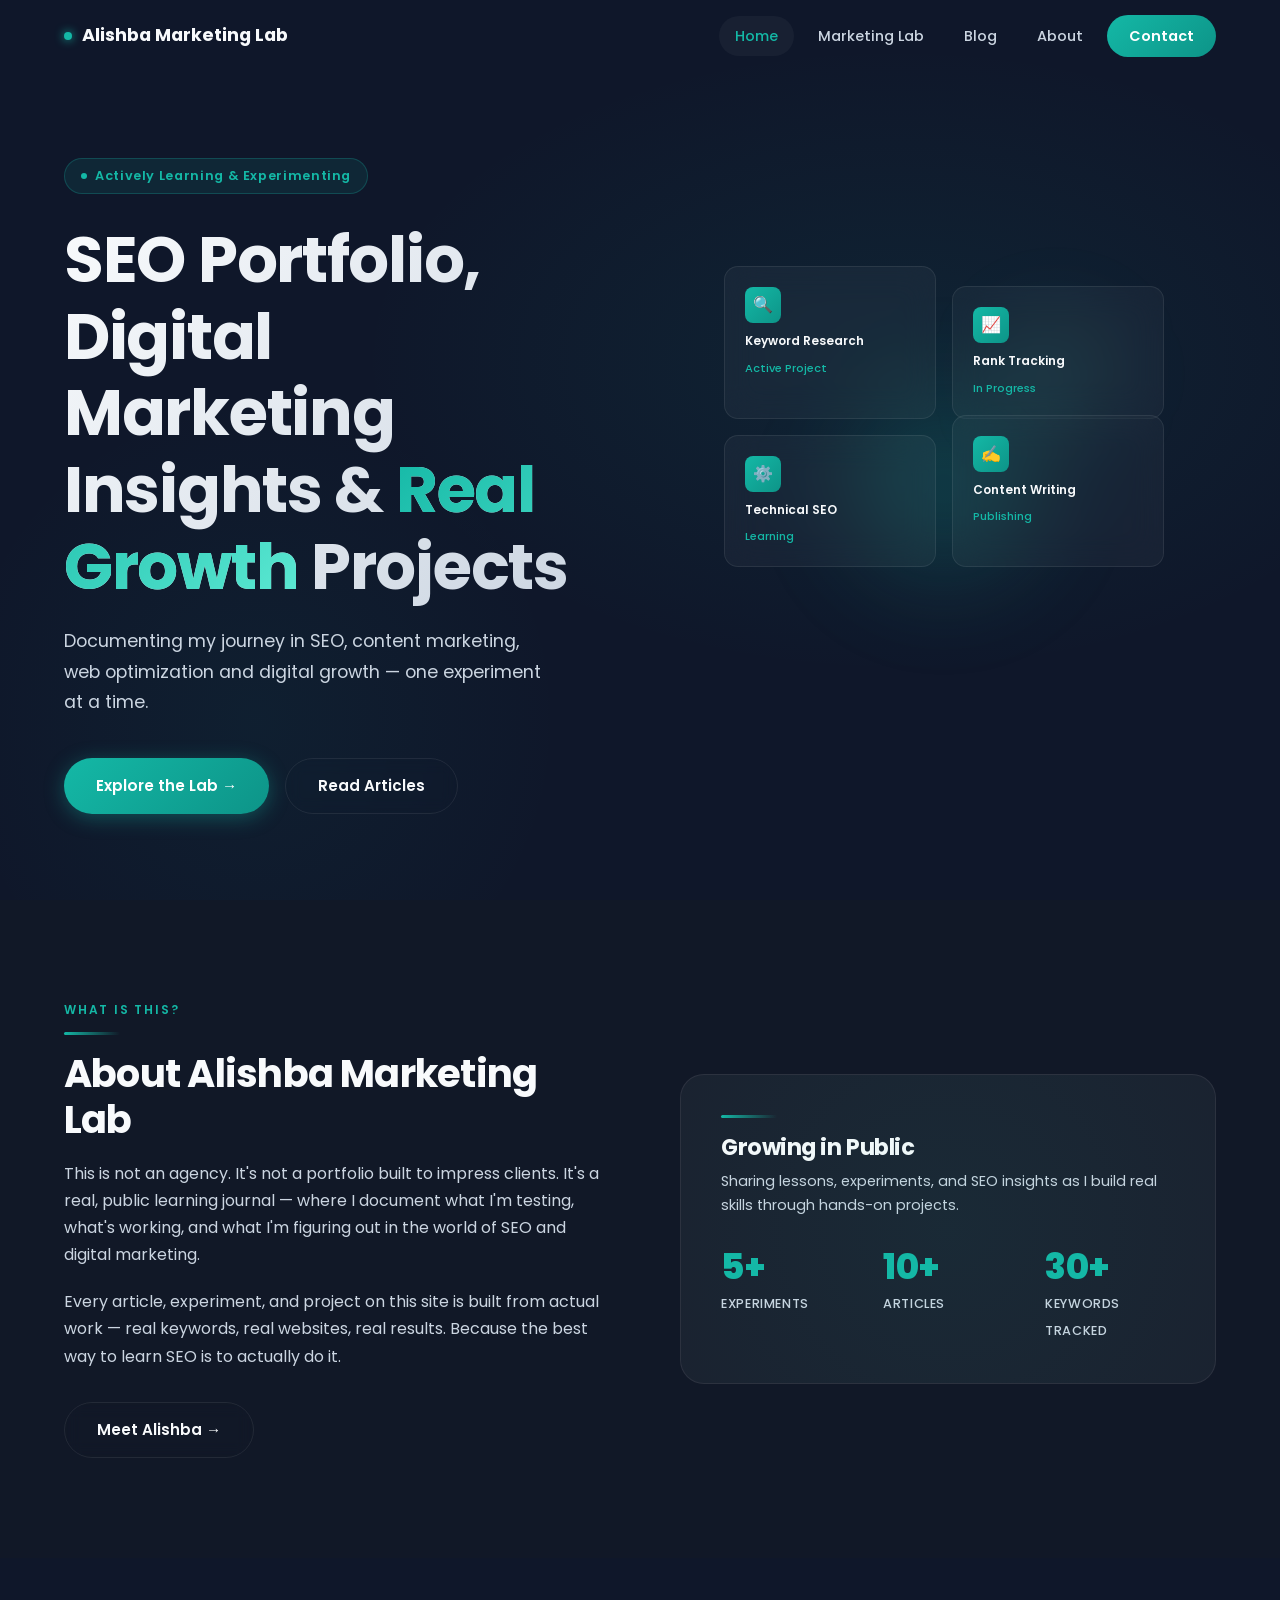
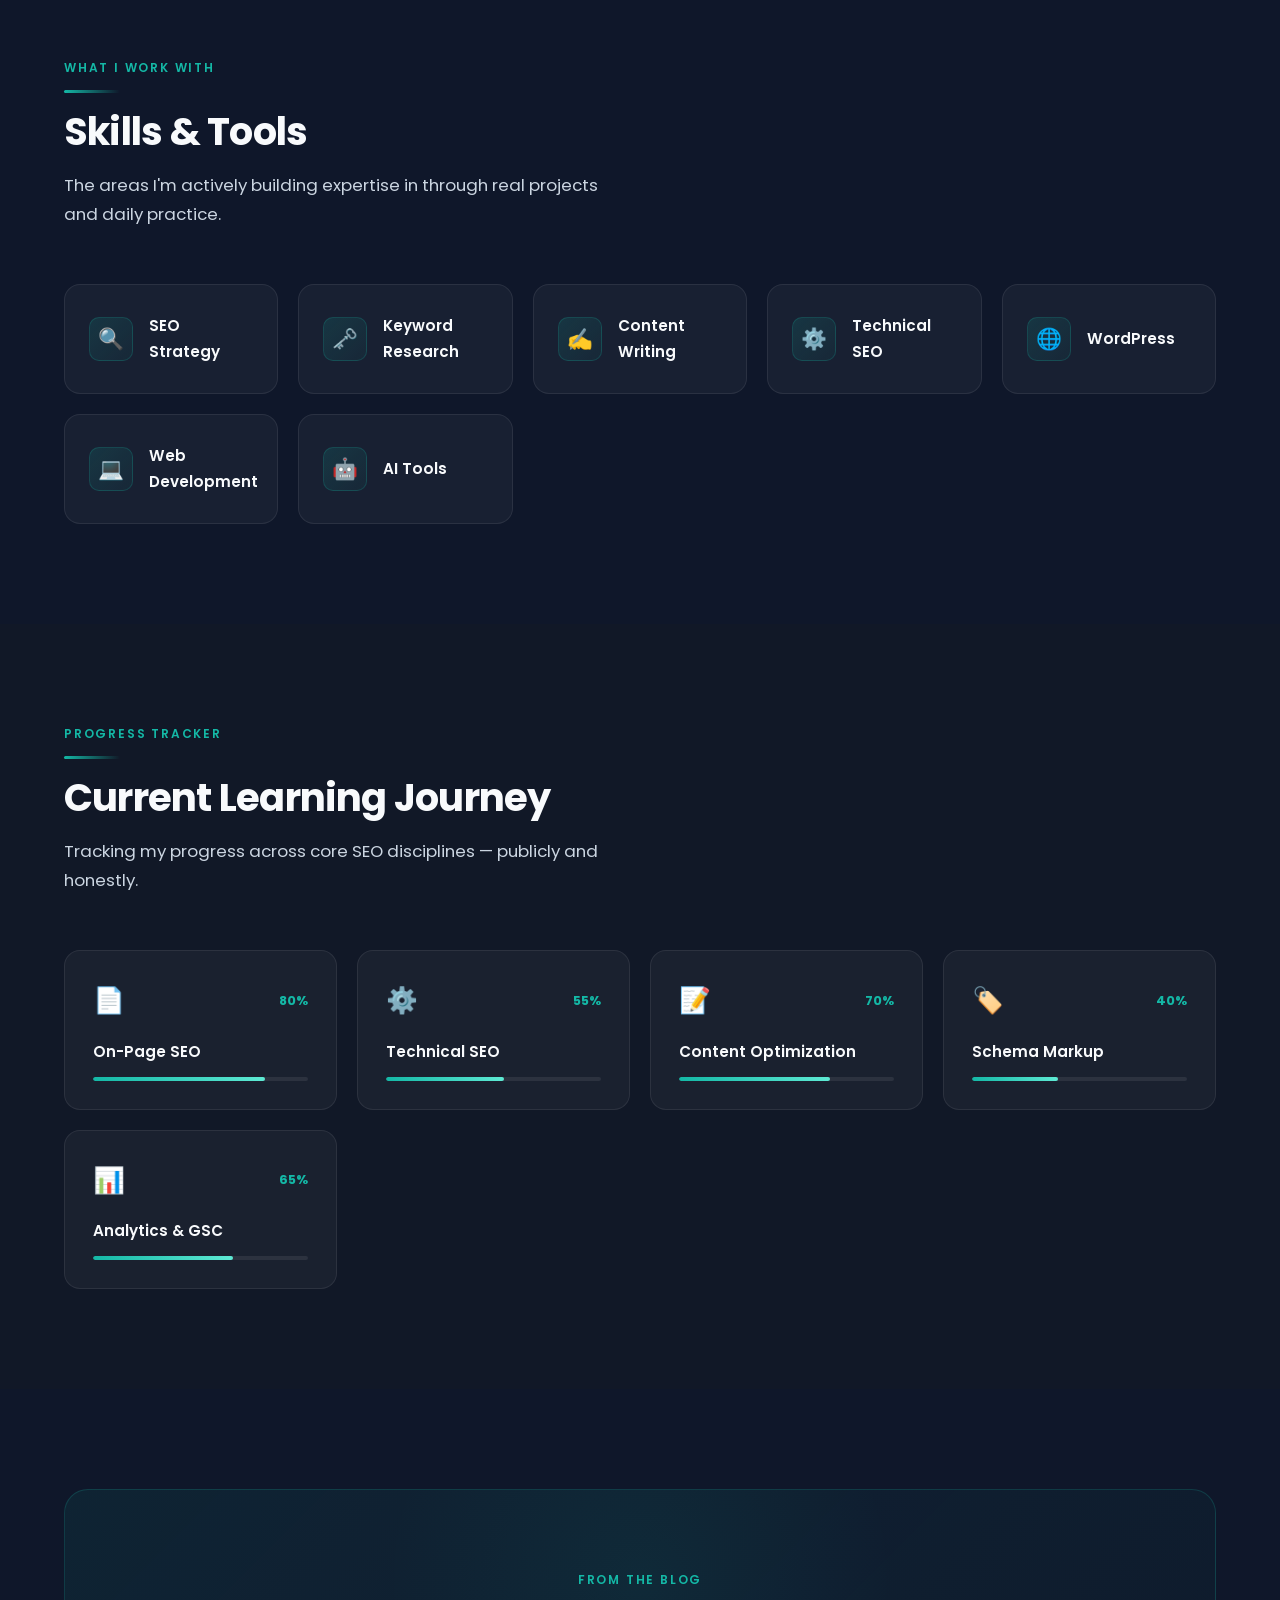
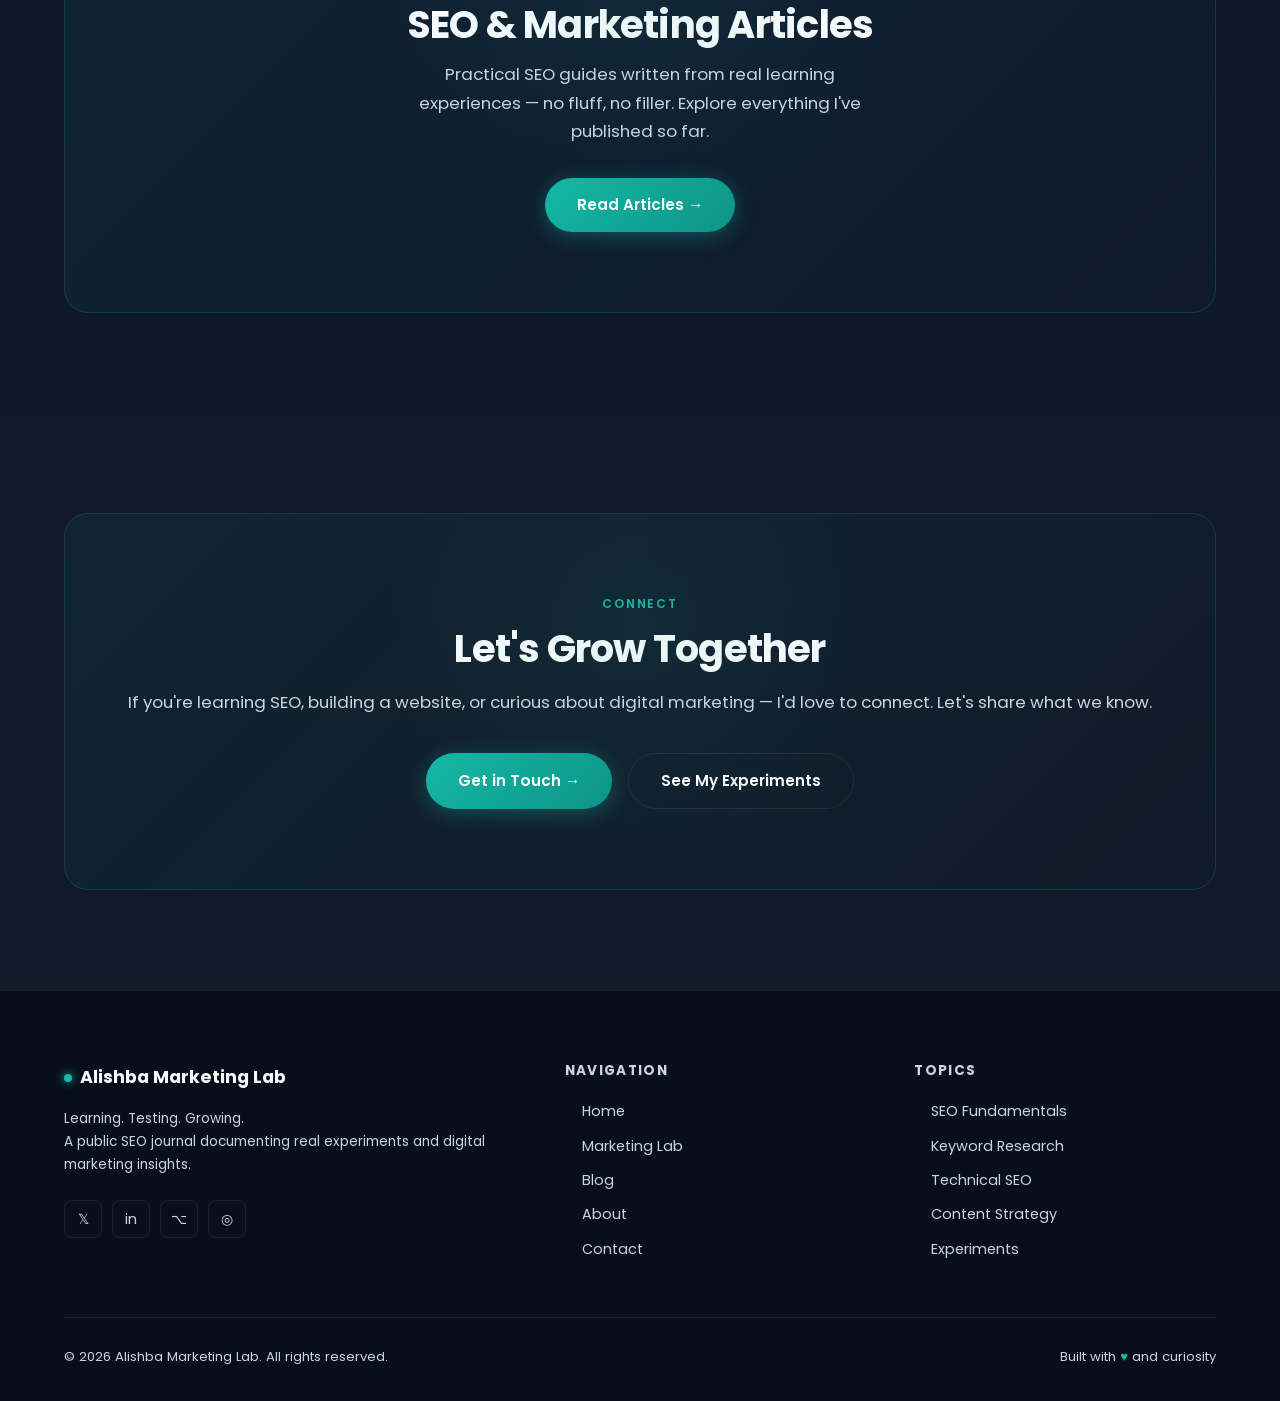
<file: index.html>
<!DOCTYPE html>
<html lang="en">
<head>
  <meta charset="UTF-8" />
  <meta name="viewport" content="width=device-width, initial-scale=1.0" />
  <title>Alishba Abbasi | SEO Portfolio, Experiments & Digital Marketing Insights</title>
  <meta name="description" content="Explore the SEO portfolio of Alishba Abbasi featuring keyword research, SEO experiments, digital marketing case studies, and web development projects." />
  <meta name="keywords" content="SEO experiments, digital marketing, keyword research, technical SEO, content marketing, learning SEO" />
  <meta name="author" content="Alishba" />
  <!-- Open Graph -->
  <meta property="og:title" content="Alishba Marketing Lab – SEO Experiments & Digital Marketing Insights" />
  <meta property="og:description" content="Documenting real SEO experiments, case studies, and digital marketing insights. A personal growth journal." />
  <meta property="og:type" content="website" />
  <meta property="og:url" content="https://alishbamarketinglab.com/" />
  <!-- Structured Data -->
  <script type="application/ld+json">
  {
    "@context": "https://schema.org",
    "@type": "WebSite",
    "name": "Alishba Marketing Lab",
    "description": "Personal SEO experiments and digital marketing learning platform",
    "url": "https://alishbamarketinglab.com"
  }
  </script>
  <link rel="stylesheet" href="style.css" />
  <meta name="google-site-verification" content="7fw5NRTIshSnclSnutVzAcZjIs-s6VUF-A7m94EgJlc" />
</head>
<body>

  <!-- NAVIGATION -->
  <nav class="nav" role="navigation" aria-label="Main navigation">
    <div class="container">
      <div class="nav-inner">
        <a href="index.html" class="nav-logo" aria-label="Alishba Marketing Lab Home">
          <span class="nav-logo-dot"></span>
          Alishba Marketing Lab
        </a>
        <ul class="nav-links" role="list">
          <li><a href="index.html" class="active">Home</a></li>
          <li><a href="marketing-lab.html">Marketing Lab</a></li>
          <li><a href="blog.html">Blog</a></li>
          <li><a href="about.html">About</a></li>
          <li><a href="contact.html" class="nav-cta">Contact</a></li>
        </ul>
        <button class="nav-toggle" aria-label="Toggle mobile menu" aria-expanded="false">
          <span></span><span></span><span></span>
        </button>
      </div>
    </div>
  </nav>

  <!-- HERO -->
  <section class="hero" aria-label="Hero section">
    <div class="hero-bg"></div>
    <div class="container">
      <div class="hero-grid">

        <!-- Left: Text -->
        <div class="hero-content">
          <div class="hero-badge fade-in">
            <span class="hero-badge-dot"></span>
            Actively Learning &amp; Experimenting
          </div>
          <h1 class="hero-title fade-in fade-in-delay-1">
            SEO Portfolio, Digital Marketing Insights &amp;
            <span class="accent-word">Real Growth</span> Projects
          </h1>
          <p class="hero-sub fade-in fade-in-delay-2">
            Documenting my journey in SEO, content marketing, web optimization and digital growth — one experiment at a time.
          </p>
          <div class="hero-btns fade-in fade-in-delay-3">
            <a href="marketing-lab.html" class="btn btn-primary">Explore the Lab →</a>
            <a href="blog.html" class="btn btn-outline">Read Articles</a>
          </div>
        </div>

        <!-- Right: Visual -->
        <div class="hero-visual fade-in fade-in-delay-2">
          <div class="hero-illustration">
            <div class="hero-orb hero-orb-1"></div>
            <div class="hero-orb hero-orb-2"></div>
            <div class="hero-cards-visual">
              <div class="hero-mini-card">
                <div class="hero-mini-icon">🔍</div>
                <div class="hero-mini-label">Keyword Research</div>
                <div class="hero-mini-val">Active Project</div>
              </div>
              <div class="hero-mini-card">
                <div class="hero-mini-icon">📈</div>
                <div class="hero-mini-label">Rank Tracking</div>
                <div class="hero-mini-val">In Progress</div>
              </div>
              <div class="hero-mini-card">
                <div class="hero-mini-icon">⚙️</div>
                <div class="hero-mini-label">Technical SEO</div>
                <div class="hero-mini-val">Learning</div>
              </div>
              <div class="hero-mini-card">
                <div class="hero-mini-icon">✍️</div>
                <div class="hero-mini-label">Content Writing</div>
                <div class="hero-mini-val">Publishing</div>
              </div>
            </div>
          </div>
        </div>

      </div>
    </div>
  </section>

  <!-- ABOUT INTRO -->
  <section class="section about-intro" id="about-intro" aria-label="About Alishba Marketing Lab">
    <div class="container">
      <div class="about-intro-inner">
        <div>
          <span class="section-label fade-in">What is this?</span>
          <div class="divider fade-in"></div>
          <h2 class="section-title fade-in">About Alishba Marketing Lab</h2>
          <p class="fade-in" style="margin-bottom: 20px;">
            This is not an agency. It's not a portfolio built to impress clients. It's a real, public learning journal — where I document what I'm testing, what's working, and what I'm figuring out in the world of SEO and digital marketing.
          </p>
          <p class="fade-in fade-in-delay-1">
            Every article, experiment, and project on this site is built from actual work — real keywords, real websites, real results. Because the best way to learn SEO is to actually do it.
          </p>
          <div style="margin-top: 32px;" class="fade-in fade-in-delay-2">
            <a href="about.html" class="btn btn-outline">Meet Alishba →</a>
          </div>
        </div>
        <div class="about-intro-visual fade-in fade-in-delay-1">
          <div class="about-intro-box">
            <div class="divider"></div>
            <h3 style="margin-bottom: 8px;">Growing in Public</h3>
            <p style="font-size:0.9rem;">Sharing lessons, experiments, and SEO insights as I build real skills through hands-on projects.</p>
            <div class="stat-row">
              <div class="stat-item">
                <span class="stat-num" data-count="5" data-suffix="+">5+</span>
                <span class="stat-lbl">Experiments</span>
              </div>
              <div class="stat-item">
                <span class="stat-num" data-count="10" data-suffix="+">10+</span>
                <span class="stat-lbl">Articles</span>
              </div>
              <div class="stat-item">
                <span class="stat-num" data-count="50" data-suffix="+">50+</span>
                <span class="stat-lbl">Keywords Tracked</span>
              </div>
            </div>
          </div>
        </div>
      </div>
    </div>
  </section>

  <!-- SKILLS -->
  <section class="section" aria-label="Skills">
    <div class="container">
      <span class="section-label fade-in">What I Work With</span>
      <div class="divider fade-in"></div>
      <h2 class="section-title fade-in">Skills &amp; Tools</h2>
      <p class="section-desc fade-in">The areas I'm actively building expertise in through real projects and daily practice.</p>
      <div class="skills-grid">
        <div class="skill-card fade-in">
          <div class="skill-icon">🔍</div>
          <span class="skill-name">SEO Strategy</span>
        </div>
        <div class="skill-card fade-in fade-in-delay-1">
          <div class="skill-icon">🗝️</div>
          <span class="skill-name">Keyword Research</span>
        </div>
        <div class="skill-card fade-in fade-in-delay-2">
          <div class="skill-icon">✍️</div>
          <span class="skill-name">Content Writing</span>
        </div>
        <div class="skill-card fade-in fade-in-delay-1">
          <div class="skill-icon">⚙️</div>
          <span class="skill-name">Technical SEO</span>
        </div>
        <div class="skill-card fade-in fade-in-delay-2">
          <div class="skill-icon">🌐</div>
          <span class="skill-name">WordPress</span>
        </div>
        <div class="skill-card fade-in fade-in-delay-3">
          <div class="skill-icon">💻</div>
          <span class="skill-name">Web Development</span>
        </div>
        <div class="skill-card fade-in">
          <div class="skill-icon">🤖</div>
          <span class="skill-name">AI Tools</span>
        </div>
      </div>
    </div>
  </section>

  <!-- LEARNING JOURNEY -->
  <section class="section" style="background: var(--bg-secondary);" aria-label="Current learning journey">
    <div class="container">
      <span class="section-label fade-in">Progress Tracker</span>
      <div class="divider fade-in"></div>
      <h2 class="section-title fade-in">Current Learning Journey</h2>
      <p class="section-desc fade-in">Tracking my progress across core SEO disciplines — publicly and honestly.</p>
      <div class="journey-grid">
        <div class="journey-card fade-in">
          <div class="journey-card-top">
            <span class="journey-icon">📄</span>
            <span class="journey-pct">80%</span>
          </div>
          <div class="journey-title">On-Page SEO</div>
          <div class="progress-bar-bg">
            <div class="progress-bar-fill" data-width="80"></div>
          </div>
        </div>
        <div class="journey-card fade-in fade-in-delay-1">
          <div class="journey-card-top">
            <span class="journey-icon">⚙️</span>
            <span class="journey-pct">55%</span>
          </div>
          <div class="journey-title">Technical SEO</div>
          <div class="progress-bar-bg">
            <div class="progress-bar-fill" data-width="55"></div>
          </div>
        </div>
        <div class="journey-card fade-in fade-in-delay-2">
          <div class="journey-card-top">
            <span class="journey-icon">📝</span>
            <span class="journey-pct">70%</span>
          </div>
          <div class="journey-title">Content Optimization</div>
          <div class="progress-bar-bg">
            <div class="progress-bar-fill" data-width="70"></div>
          </div>
        </div>
        <div class="journey-card fade-in fade-in-delay-1">
          <div class="journey-card-top">
            <span class="journey-icon">🏷️</span>
            <span class="journey-pct">40%</span>
          </div>
          <div class="journey-title">Schema Markup</div>
          <div class="progress-bar-bg">
            <div class="progress-bar-fill" data-width="40"></div>
          </div>
        </div>
        <div class="journey-card fade-in fade-in-delay-2">
          <div class="journey-card-top">
            <span class="journey-icon">📊</span>
            <span class="journey-pct">65%</span>
          </div>
          <div class="journey-title">Analytics &amp; GSC</div>
          <div class="progress-bar-bg">
            <div class="progress-bar-fill" data-width="65"></div>
          </div>
        </div>
      </div>
    </div>
  </section>

  <!-- BLOG CTA -->
  <section class="section" aria-label="Blog call to action">
    <div class="container">
      <div class="cta-box fade-in" style="text-align:center;">
        <span class="section-label" style="display:block; text-align:center; margin-bottom:12px;">From the Blog</span>
        <h2 style="margin-bottom:12px;">SEO &amp; Marketing Articles</h2>
        <p style="max-width:480px; margin: 0 auto 32px;">Practical SEO guides written from real learning experiences — no fluff, no filler. Explore everything I've published so far.</p>
        <a href="blog.html" class="btn btn-primary">Read Articles →</a>
      </div>
    </div>
  </section>

  <!-- CTA -->
  <section class="section cta-section" aria-label="Call to action">
    <div class="container">
      <div class="cta-box fade-in">
        <span class="section-label" style="display:block; text-align:center; margin-bottom:12px;">Connect</span>
        <h2>Let's Grow Together</h2>
        <p>If you're learning SEO, building a website, or curious about digital marketing — I'd love to connect. Let's share what we know.</p>
        <div class="cta-btns">
          <a href="contact.html" class="btn btn-primary">Get in Touch →</a>
          <a href="marketing-lab.html" class="btn btn-outline">See My Experiments</a>
        </div>
      </div>
    </div>
  </section>

  <!-- FOOTER -->
  <footer class="footer" role="contentinfo">
    <div class="container">
      <div class="footer-grid">
        <div>
          <div class="footer-logo">
            <span class="nav-logo-dot"></span>
            Alishba Marketing Lab
          </div>
          <p class="footer-tagline">Learning. Testing. Growing.<br />A public SEO journal documenting real experiments and digital marketing insights.</p>
          <div class="social-icons" aria-label="Social media links">
            <a href="#" class="social-icon" aria-label="Twitter">𝕏</a>
            <a href="#" class="social-icon" aria-label="LinkedIn">in</a>
            <a href="#" class="social-icon" aria-label="GitHub">⌥</a>
            <a href="#" class="social-icon" aria-label="Instagram">◎</a>
          </div>
        </div>
        <div class="footer-col">
          <h4>Navigation</h4>
          <nav class="footer-links" aria-label="Footer navigation">
            <a href="index.html">Home</a>
            <a href="marketing-lab.html">Marketing Lab</a>
            <a href="blog.html">Blog</a>
            <a href="about.html">About</a>
            <a href="contact.html">Contact</a>
          </nav>
        </div>
        <div class="footer-col">
          <h4>Topics</h4>
          <nav class="footer-links" aria-label="Topics">
            <a href="blog.html">SEO Fundamentals</a>
            <a href="blog.html">Keyword Research</a>
            <a href="blog.html">Technical SEO</a>
            <a href="blog.html">Content Strategy</a>
            <a href="marketing-lab.html">Experiments</a>
          </nav>
        </div>
      </div>
      <div class="footer-bottom">
        <p class="footer-copy">© 2026 Alishba Marketing Lab. All rights reserved.</p>
        <p class="footer-love">Built with <span>♥</span> and curiosity</p>
      </div>
    </div>
  </footer>

  <script src="script.js"></script>
</body>
</html>
</file>
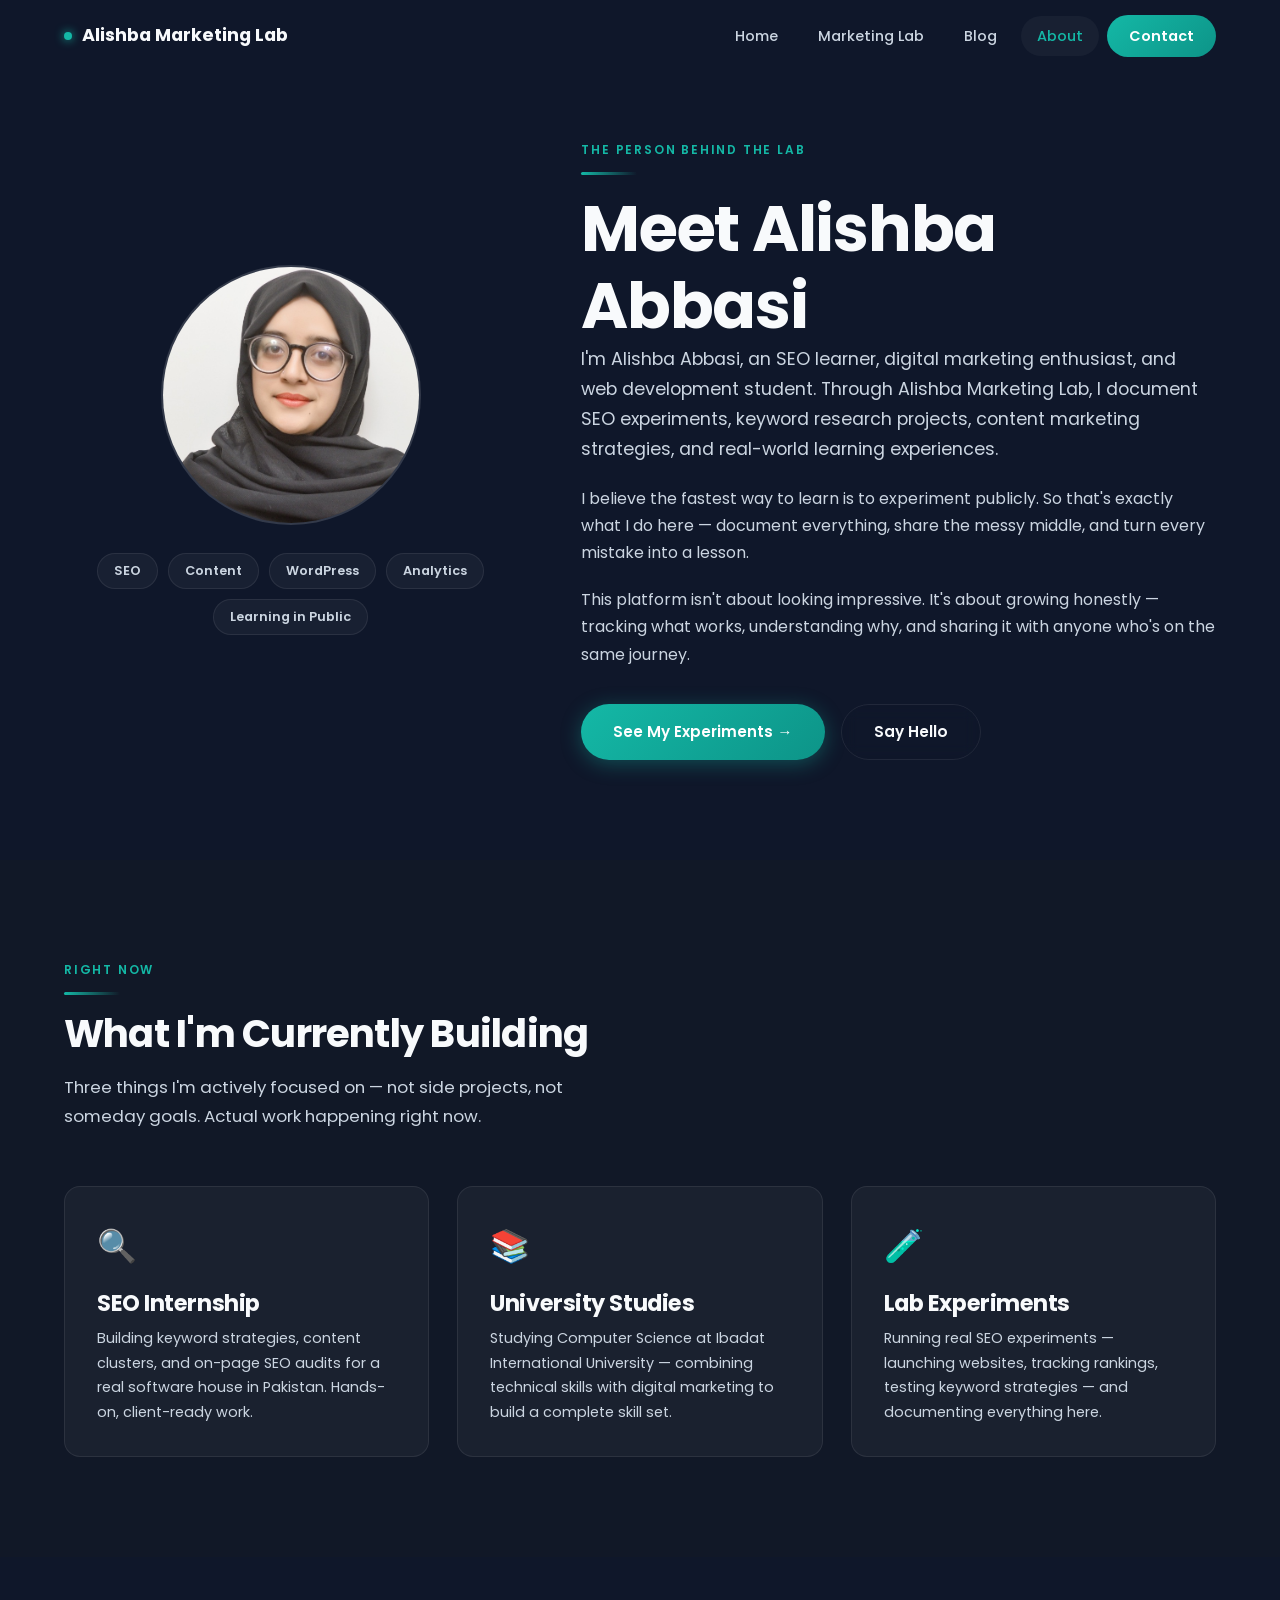
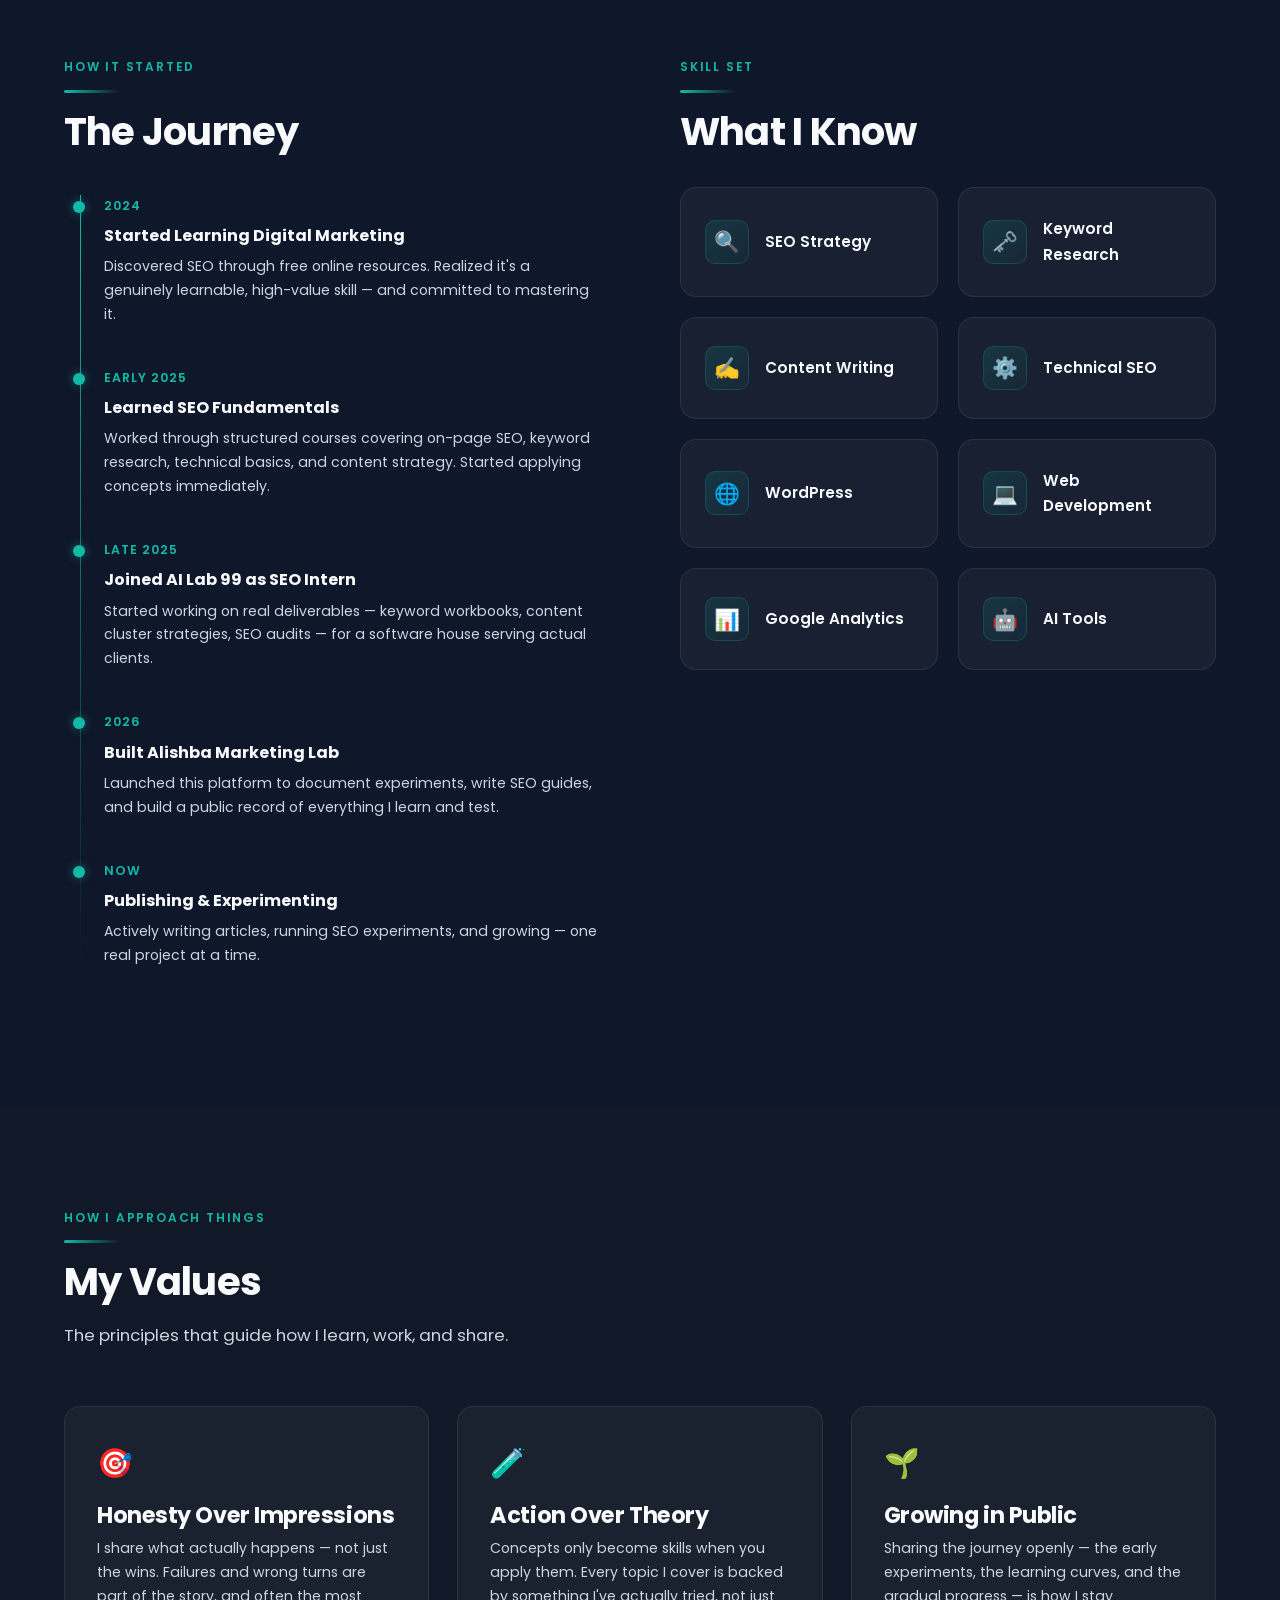
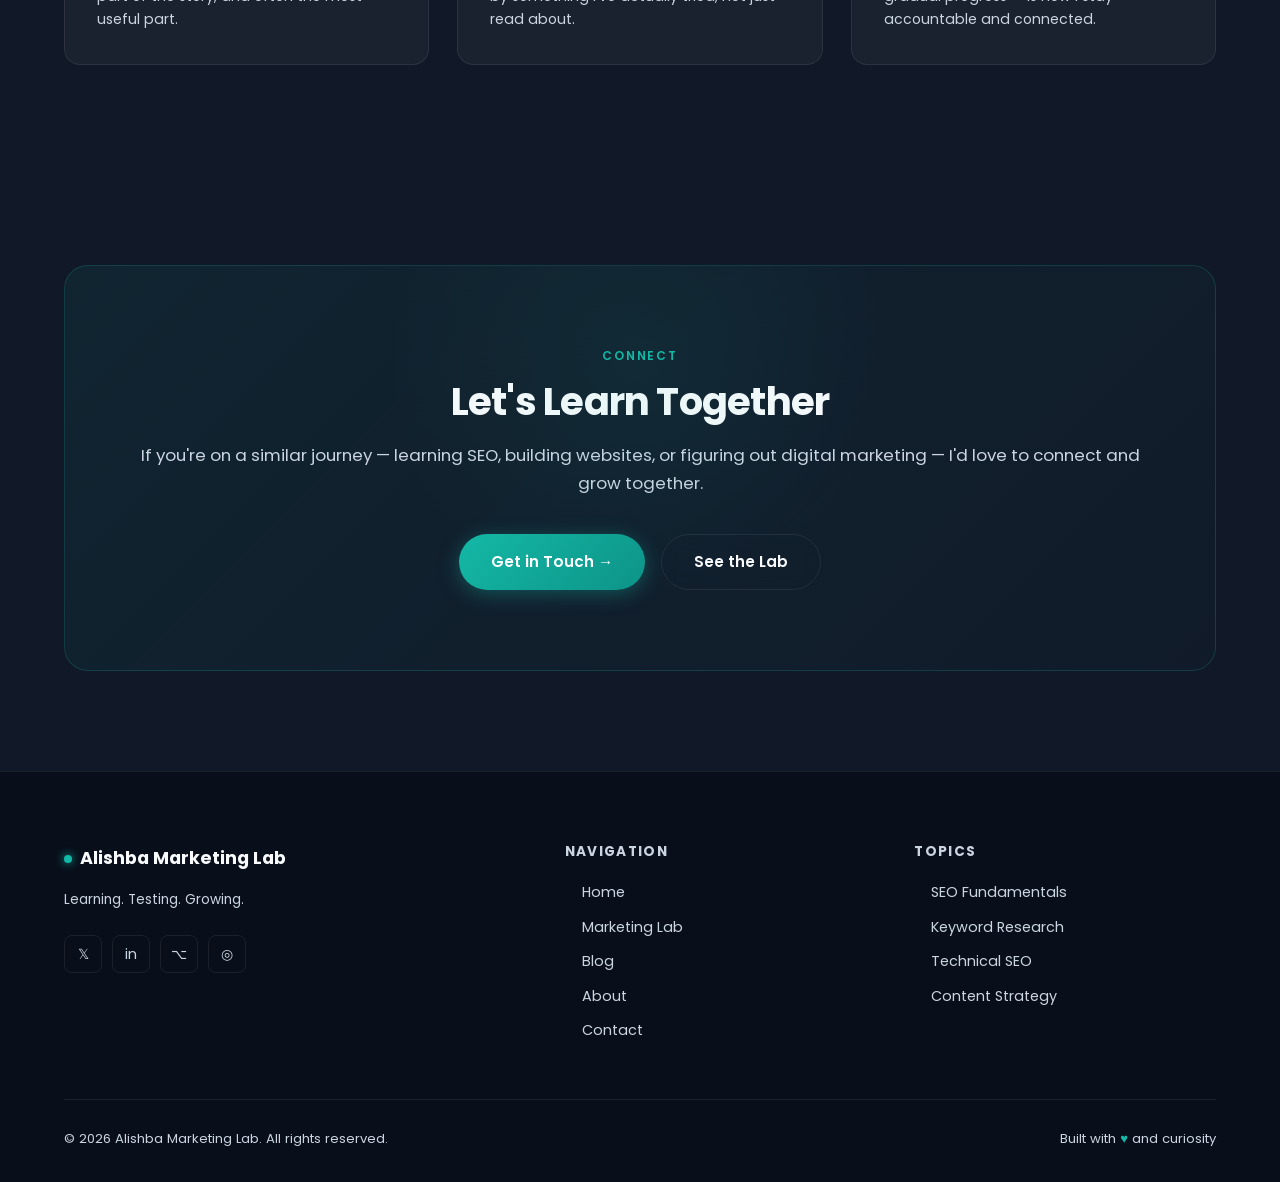
<file: about.html>
<!DOCTYPE html>
<html lang="en">
<head>
  <meta charset="UTF-8" />
  <meta name="viewport" content="width=device-width, initial-scale=1.0" />
  <title>About Alishba Abbasi | SEO Learner, Digital Marketing & Web Development</title>
  <meta name="description" content="Learn more about Alishba Abbasi, an SEO learner, digital marketing enthusiast, and web development student documenting real-world SEO experiments, keyword research, and growth projects." />
  <meta name="author" content="Alishba" />
  <meta property="og:title" content="About Alishba | Alishba Marketing Lab" />
  <meta property="og:description" content="SEO learner, digital marketing practitioner, and the person behind Alishba Marketing Lab." />
  <meta property="og:type" content="profile" />
  <link rel="stylesheet" href="style.css" />
</head>
<body>

  <!-- NAVIGATION -->
  <nav class="nav" role="navigation" aria-label="Main navigation">
    <div class="container">
      <div class="nav-inner">
        <a href="index.html" class="nav-logo">
          <span class="nav-logo-dot"></span>
          Alishba Marketing Lab
        </a>
        <ul class="nav-links" role="list">
          <li><a href="index.html">Home</a></li>
          <li><a href="marketing-lab.html">Marketing Lab</a></li>
          <li><a href="blog.html">Blog</a></li>
          <li><a href="about.html" class="active">About</a></li>
          <li><a href="contact.html" class="nav-cta">Contact</a></li>
        </ul>
        <button class="nav-toggle" aria-label="Toggle menu">
          <span></span><span></span><span></span>
        </button>
      </div>
    </div>
  </nav>

  <!-- ABOUT HERO -->
  <section class="section" style="padding-top: 140px;" aria-label="About Alishba">
    <div class="container">
      <div class="about-hero-grid">

        <!-- Avatar Side -->
        <div class="about-avatar fade-in">
          <div class="avatar-ring">
            <img
  src="images/alishba-abbasi.jpg"
  alt="Alishba Abbasi SEO learner and digital marketing enthusiast"
  class="profile-image"
/>
          </div>
          <div class="about-tags">
            <span class="about-tag">SEO</span>
            <span class="about-tag">Content</span>
            <span class="about-tag">WordPress</span>
            <span class="about-tag">Analytics</span>
            <span class="about-tag">Learning in Public</span>
          </div>
        </div>

        <!-- Content Side -->
        <div class="fade-in fade-in-delay-1">
          <span class="section-label">The Person Behind the Lab</span>
          <div class="divider"></div>
          <h1>Meet Alishba Abbasi</h1>
          <p style="font-size: 1.1rem; margin-bottom: 20px;">
          I'm Alishba Abbasi, an SEO learner, digital marketing enthusiast, and web development student. Through Alishba Marketing Lab, I document SEO experiments, keyword research projects, content marketing strategies, and real-world learning experiences.
          </p>
          <p style="margin-bottom: 20px;">
            I believe the fastest way to learn is to experiment publicly. So that's exactly what I do here — document everything, share the messy middle, and turn every mistake into a lesson.
          </p>
          <p style="margin-bottom: 36px;">
            This platform isn't about looking impressive. It's about growing honestly — tracking what works, understanding why, and sharing it with anyone who's on the same journey.
          </p>
          <div style="display: flex; gap: 16px; flex-wrap: wrap;">
            <a href="marketing-lab.html" class="btn btn-primary">See My Experiments →</a>
            <a href="contact.html" class="btn btn-outline">Say Hello</a>
          </div>
        </div>

      </div>
    </div>
  </section>

  <!-- WHAT I'M BUILDING -->
  <section class="section" style="background: var(--bg-secondary);" aria-label="Current focus">
    <div class="container">
      <span class="section-label fade-in">Right Now</span>
      <div class="divider fade-in"></div>
      <h2 class="section-title fade-in">What I'm Currently Building</h2>
      <p class="section-desc fade-in">Three things I'm actively focused on — not side projects, not someday goals. Actual work happening right now.</p>
      <div class="grid-3">
        <div class="card fade-in">
          <div style="font-size:2rem; margin-bottom:16px;">🔍</div>
          <h3 style="margin-bottom:10px;">SEO Internship</h3>
          <p style="font-size:0.9rem;">Building keyword strategies, content clusters, and on-page SEO audits for a real software house in Pakistan. Hands-on, client-ready work.</p>
        </div>
        <div class="card fade-in fade-in-delay-1">
          <div style="font-size:2rem; margin-bottom:16px;">📚</div>
          <h3 style="margin-bottom:10px;">University Studies</h3>
          <p style="font-size:0.9rem;">Studying Computer Science at Ibadat International University — combining technical skills with digital marketing to build a complete skill set.</p>
        </div>
        <div class="card fade-in fade-in-delay-2">
          <div style="font-size:2rem; margin-bottom:16px;">🧪</div>
          <h3 style="margin-bottom:10px;">Lab Experiments</h3>
          <p style="font-size:0.9rem;">Running real SEO experiments — launching websites, tracking rankings, testing keyword strategies — and documenting everything here.</p>
        </div>
      </div>
    </div>
  </section>

  <!-- JOURNEY TIMELINE -->
  <section class="section" aria-label="Learning journey timeline">
    <div class="container">
      <div class="grid-2" style="gap: 80px; align-items: start;">

        <div>
          <span class="section-label fade-in">How It Started</span>
          <div class="divider fade-in"></div>
          <h2 class="section-title fade-in" style="margin-bottom: 40px;">The Journey</h2>
          <div class="timeline fade-in">
            <div class="timeline-item">
              <div class="timeline-date">2024</div>
              <div class="timeline-title">Started Learning Digital Marketing</div>
              <div class="timeline-desc">Discovered SEO through free online resources. Realized it's a genuinely learnable, high-value skill — and committed to mastering it.</div>
            </div>
            <div class="timeline-item">
              <div class="timeline-date">Early 2025</div>
              <div class="timeline-title">Learned SEO Fundamentals</div>
              <div class="timeline-desc">Worked through structured courses covering on-page SEO, keyword research, technical basics, and content strategy. Started applying concepts immediately.</div>
            </div>
            <div class="timeline-item">
              <div class="timeline-date">Late 2025</div>
              <div class="timeline-title">Joined AI Lab 99 as SEO Intern</div>
              <div class="timeline-desc">Started working on real deliverables — keyword workbooks, content cluster strategies, SEO audits — for a software house serving actual clients.</div>
            </div>
            <div class="timeline-item">
              <div class="timeline-date">2026</div>
              <div class="timeline-title">Built Alishba Marketing Lab</div>
              <div class="timeline-desc">Launched this platform to document experiments, write SEO guides, and build a public record of everything I learn and test.</div>
            </div>
            <div class="timeline-item">
              <div class="timeline-date">Now</div>
              <div class="timeline-title">Publishing &amp; Experimenting</div>
              <div class="timeline-desc">Actively writing articles, running SEO experiments, and growing — one real project at a time.</div>
            </div>
          </div>
        </div>

        <!-- Skills Grid -->
        <div>
          <span class="section-label fade-in">Skill Set</span>
          <div class="divider fade-in"></div>
          <h2 class="section-title fade-in" style="margin-bottom: 32px;">What I Know</h2>
          <div class="skills-grid fade-in" style="grid-template-columns: 1fr 1fr;">
            <div class="skill-card">
              <div class="skill-icon">🔍</div>
              <span class="skill-name">SEO Strategy</span>
            </div>
            <div class="skill-card">
              <div class="skill-icon">🗝️</div>
              <span class="skill-name">Keyword Research</span>
            </div>
            <div class="skill-card">
              <div class="skill-icon">✍️</div>
              <span class="skill-name">Content Writing</span>
            </div>
            <div class="skill-card">
              <div class="skill-icon">⚙️</div>
              <span class="skill-name">Technical SEO</span>
            </div>
            <div class="skill-card">
              <div class="skill-icon">🌐</div>
              <span class="skill-name">WordPress</span>
            </div>
            <div class="skill-card">
              <div class="skill-icon">💻</div>
              <span class="skill-name">Web Development</span>
            </div>
            <div class="skill-card">
              <div class="skill-icon">📊</div>
              <span class="skill-name">Google Analytics</span>
            </div>
            <div class="skill-card">
              <div class="skill-icon">🤖</div>
              <span class="skill-name">AI Tools</span>
            </div>
          </div>
        </div>

      </div>
    </div>
  </section>

  <!-- VALUES -->
  <section class="section" style="background: var(--bg-secondary);" aria-label="Values and approach">
    <div class="container">
      <span class="section-label fade-in">How I Approach Things</span>
      <div class="divider fade-in"></div>
      <h2 class="section-title fade-in">My Values</h2>
      <p class="section-desc fade-in">The principles that guide how I learn, work, and share.</p>
      <div class="grid-3">
        <div class="card fade-in">
          <div style="font-size:1.8rem; margin-bottom:14px;">🎯</div>
          <h3 style="margin-bottom:8px;">Honesty Over Impressions</h3>
          <p style="font-size:0.88rem;">I share what actually happens — not just the wins. Failures and wrong turns are part of the story, and often the most useful part.</p>
        </div>
        <div class="card fade-in fade-in-delay-1">
          <div style="font-size:1.8rem; margin-bottom:14px;">🧪</div>
          <h3 style="margin-bottom:8px;">Action Over Theory</h3>
          <p style="font-size:0.88rem;">Concepts only become skills when you apply them. Every topic I cover is backed by something I've actually tried, not just read about.</p>
        </div>
        <div class="card fade-in fade-in-delay-2">
          <div style="font-size:1.8rem; margin-bottom:14px;">🌱</div>
          <h3 style="margin-bottom:8px;">Growing in Public</h3>
          <p style="font-size:0.88rem;">Sharing the journey openly — the early experiments, the learning curves, and the gradual progress — is how I stay accountable and connected.</p>
        </div>
      </div>
    </div>
  </section>

  <!-- CTA -->
  <section class="section cta-section">
    <div class="container">
      <div class="cta-box fade-in">
        <span class="section-label" style="display:block; text-align:center; margin-bottom:12px;">Connect</span>
        <h2>Let's Learn Together</h2>
        <p>If you're on a similar journey — learning SEO, building websites, or figuring out digital marketing — I'd love to connect and grow together.</p>
        <div class="cta-btns">
          <a href="contact.html" class="btn btn-primary">Get in Touch →</a>
          <a href="marketing-lab.html" class="btn btn-outline">See the Lab</a>
        </div>
      </div>
    </div>
  </section>

  <!-- FOOTER -->
  <footer class="footer" role="contentinfo">
    <div class="container">
      <div class="footer-grid">
        <div>
          <div class="footer-logo"><span class="nav-logo-dot"></span> Alishba Marketing Lab</div>
          <p class="footer-tagline">Learning. Testing. Growing.</p>
          <div class="social-icons">
            <a href="#" class="social-icon" aria-label="Twitter">𝕏</a>
            <a href="#" class="social-icon" aria-label="LinkedIn">in</a>
            <a href="#" class="social-icon" aria-label="GitHub">⌥</a>
            <a href="#" class="social-icon" aria-label="Instagram">◎</a>
          </div>
        </div>
        <div class="footer-col">
          <h4>Navigation</h4>
          <nav class="footer-links">
            <a href="index.html">Home</a>
            <a href="marketing-lab.html">Marketing Lab</a>
            <a href="blog.html">Blog</a>
            <a href="about.html">About</a>
            <a href="contact.html">Contact</a>
          </nav>
        </div>
        <div class="footer-col">
          <h4>Topics</h4>
          <nav class="footer-links">
            <a href="blog.html">SEO Fundamentals</a>
            <a href="blog.html">Keyword Research</a>
            <a href="blog.html">Technical SEO</a>
            <a href="blog.html">Content Strategy</a>
          </nav>
        </div>
      </div>
      <div class="footer-bottom">
        <p class="footer-copy">© 2026 Alishba Marketing Lab. All rights reserved.</p>
        <p class="footer-love">Built with <span>♥</span> and curiosity</p>
      </div>
    </div>
  </footer>

  <script src="script.js"></script>
</body>
</html>
</file>
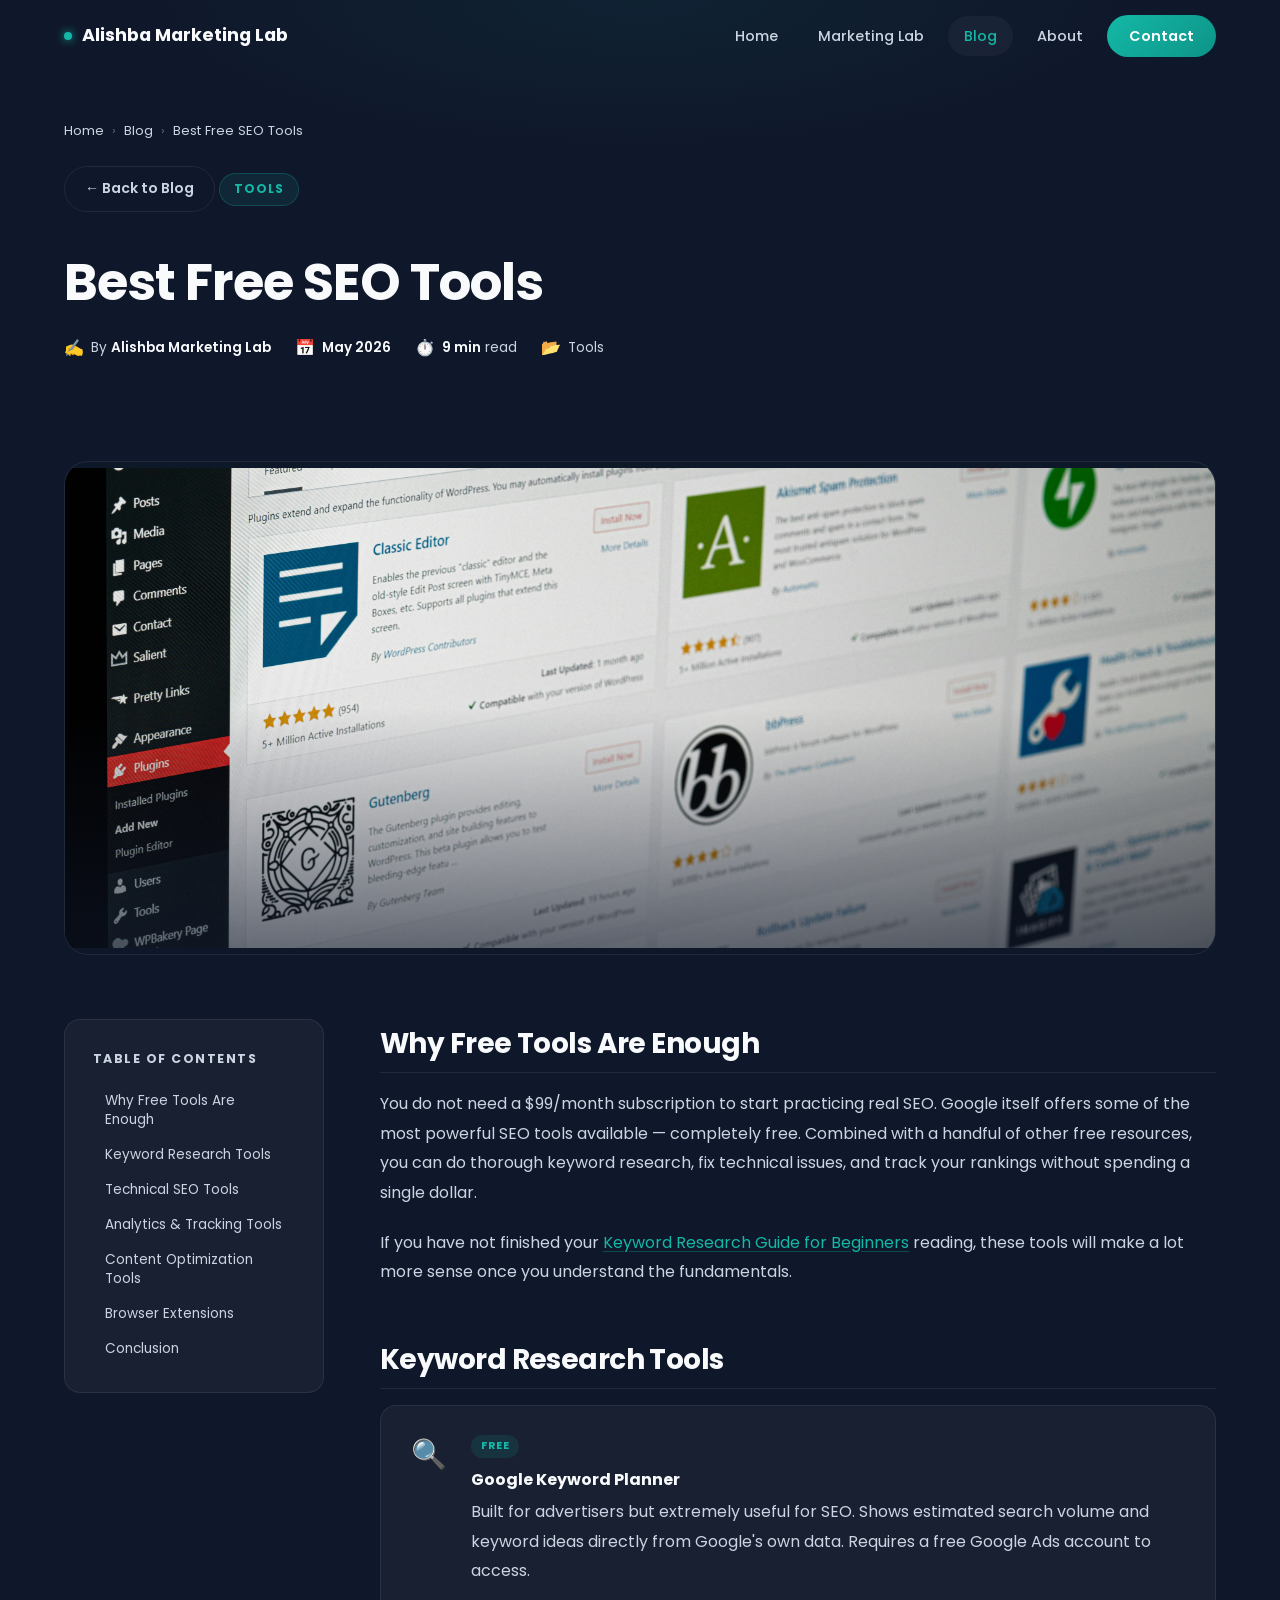
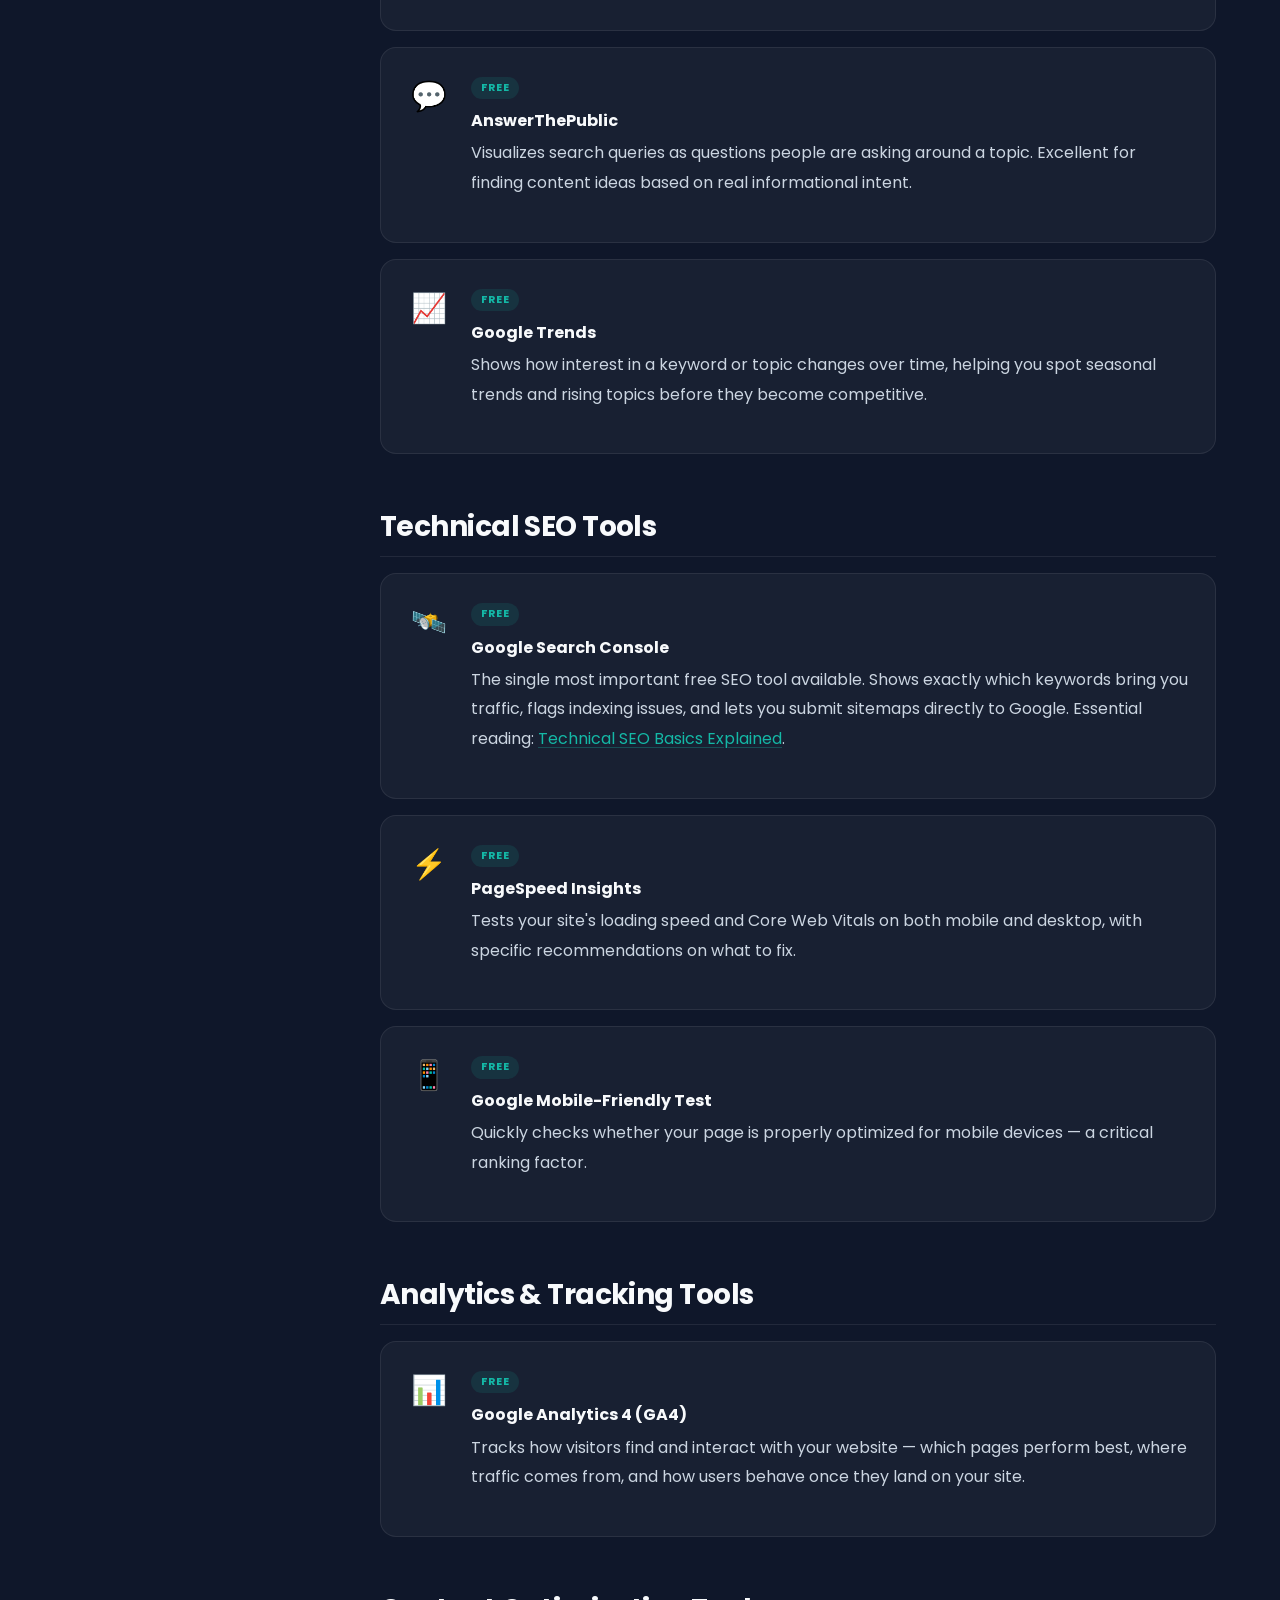
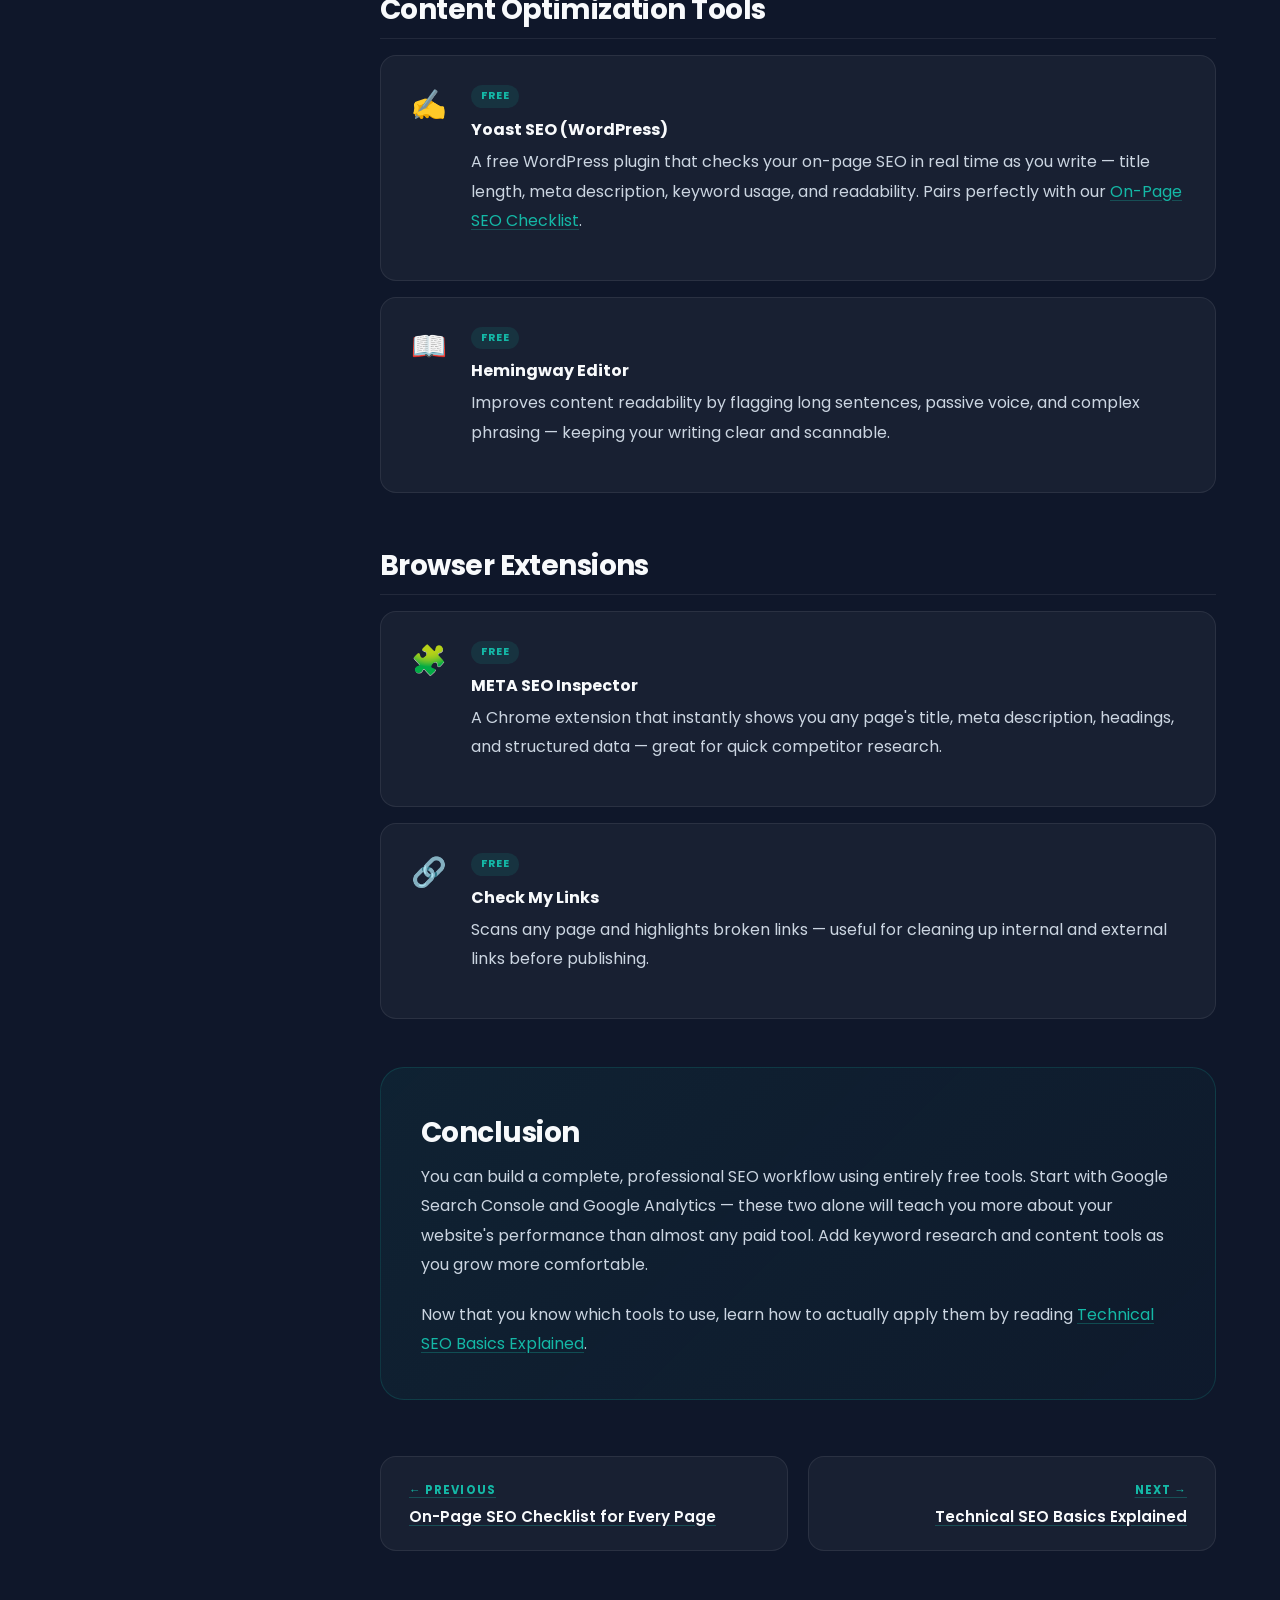
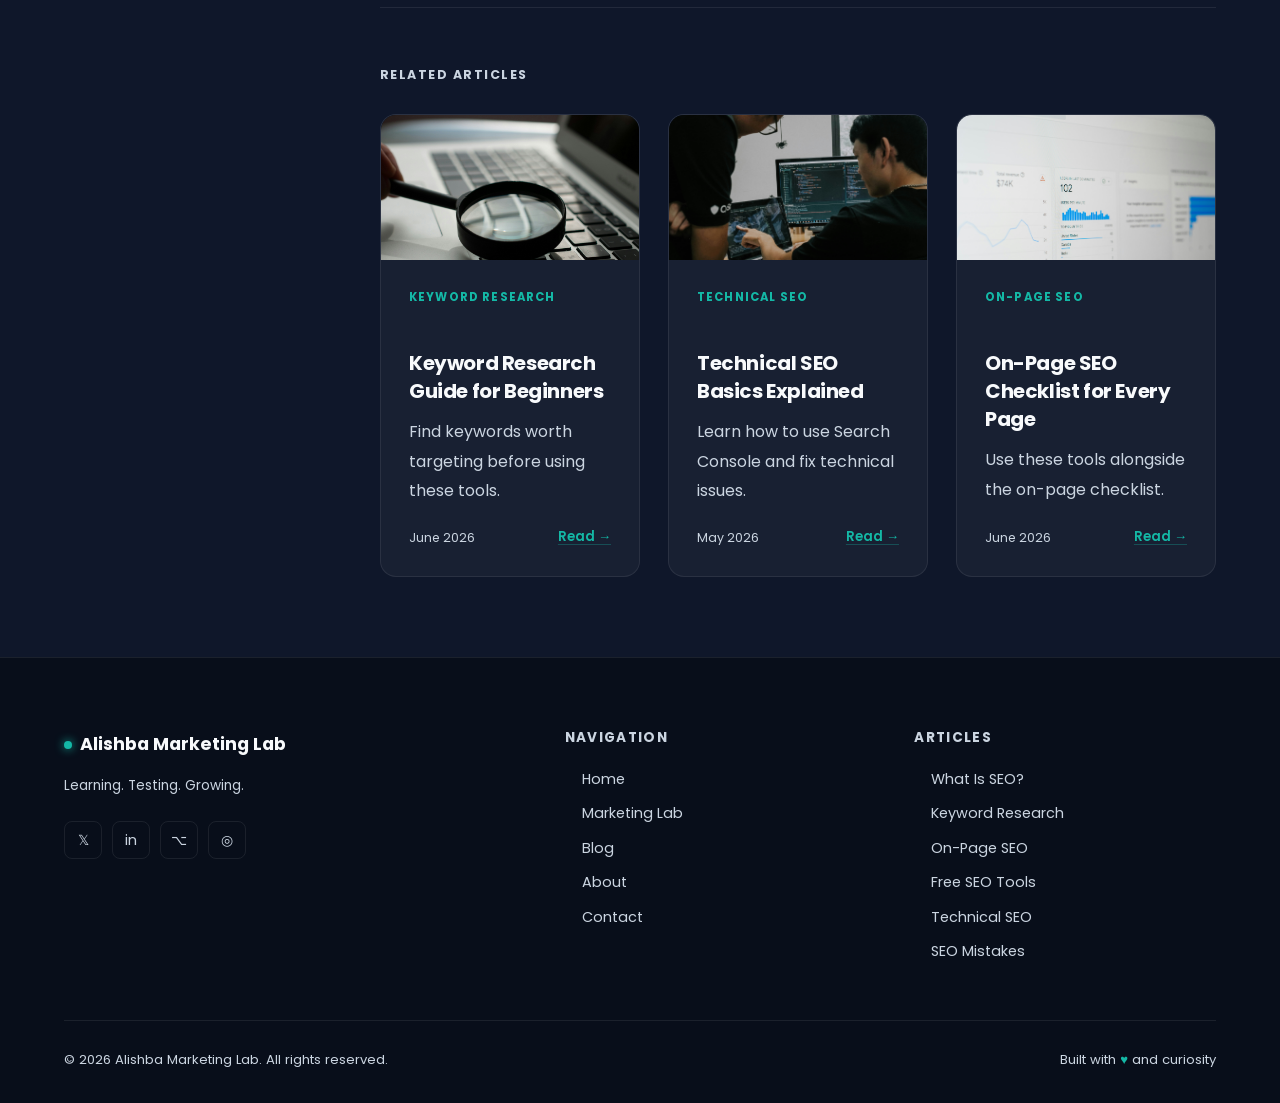
<file: article-best-free-seo-tools.html>
<!DOCTYPE html>
<html lang="en">
<head>
  <meta charset="UTF-8" />
  <meta name="viewport" content="width=device-width, initial-scale=1.0" />
  <title>Best Free SEO Tools | Alishba Marketing Lab</title>
  <meta name="description" content="A curated list of the best free SEO tools for keyword research, technical audits, rank tracking, and content optimization — no paid upgrades needed." />
  <meta name="author" content="Alishba Marketing Lab" />
  <meta property="og:title" content="Best Free SEO Tools" />
  <meta property="og:description" content="Free SEO tools that actually deliver value for beginners and professionals alike." />
  <meta property="og:type" content="article" />
  <link rel="stylesheet" href="style.css" />
</head>
<body>

  <nav class="nav" role="navigation" aria-label="Main navigation">
    <div class="container">
      <div class="nav-inner">
        <a href="index.html" class="nav-logo">
          <span class="nav-logo-dot"></span>
          Alishba Marketing Lab
        </a>
        <ul class="nav-links" role="list">
          <li><a href="index.html">Home</a></li>
          <li><a href="marketing-lab.html">Marketing Lab</a></li>
          <li><a href="blog.html" class="active">Blog</a></li>
          <li><a href="about.html">About</a></li>
          <li><a href="contact.html" class="nav-cta">Contact</a></li>
        </ul>
        <button class="nav-toggle" aria-label="Toggle menu"><span></span><span></span><span></span></button>
      </div>
    </div>
  </nav>

  <header class="article-hero">
    <div class="article-hero-bg" style="background: radial-gradient(ellipse 60% 50% at 50% 0%, rgba(20,184,166,0.07), transparent 70%);"></div>
    <div class="container">
      <nav class="article-breadcrumb" aria-label="Breadcrumb">
        <a href="index.html">Home</a><span>›</span><a href="blog.html">Blog</a><span>›</span><span style="color:var(--text-muted);">Best Free SEO Tools</span>
      </nav>
      <a href="blog.html" class="back-to-blog">← Back to Blog</a>
      <div class="article-hero-tag">Tools</div>
      <h1>Best Free SEO Tools</h1>
      <div class="article-meta-bar">
        <div class="article-meta-item"><span class="article-meta-icon">✍️</span><span>By <strong>Alishba Marketing Lab</strong></span></div>
        <div class="article-meta-item"><span class="article-meta-icon">📅</span><span><strong>May 2026</strong></span></div>
        <div class="article-meta-item"><span class="article-meta-icon">⏱️</span><span><strong>9 min</strong> read</span></div>
        <div class="article-meta-item"><span class="article-meta-icon">📂</span><span>Tools</span></div>
      </div>
    </div>
  </header>

  <div class="container">
    <div class="article-featured-img">
    <img
      src="images/free-seo-tools.jpg"
      alt="Best Free SEO Tools – featured image"
      class="article-hero-image"
      loading="eager"
      width="1200"
      height="630"
    />
  </div>
  </div>

  <div class="container">
    <div class="article-layout">

      <aside class="toc" aria-label="Table of contents">
        <div class="toc-title">Table of Contents</div>
        <nav class="toc-list">
          <a href="#why-free-tools">Why Free Tools Are Enough</a>
          <a href="#keyword-research-tools">Keyword Research Tools</a>
          <a href="#technical-seo-tools">Technical SEO Tools</a>
          <a href="#analytics-tools">Analytics &amp; Tracking Tools</a>
          <a href="#content-tools">Content Optimization Tools</a>
          <a href="#browser-extensions">Browser Extensions</a>
          <a href="#conclusion">Conclusion</a>
        </nav>
      </aside>

      <article class="article-body-content">

        <h2 id="why-free-tools">Why Free Tools Are Enough</h2>
        <p>You do not need a $99/month subscription to start practicing real SEO. Google itself offers some of the most powerful SEO tools available — completely free. Combined with a handful of other free resources, you can do thorough keyword research, fix technical issues, and track your rankings without spending a single dollar.</p>
        <p>If you have not finished your <a href="article-keyword-research-guide.html">Keyword Research Guide for Beginners</a> reading, these tools will make a lot more sense once you understand the fundamentals.</p>

        <h2 id="keyword-research-tools">Keyword Research Tools</h2>

        <div class="tool-card">
          <div class="tool-icon">🔍</div>
          <div>
            <div class="tool-info-badge">Free</div>
            <div class="tool-info-name">Google Keyword Planner</div>
            <p class="tool-info-desc">Built for advertisers but extremely useful for SEO. Shows estimated search volume and keyword ideas directly from Google's own data. Requires a free Google Ads account to access.</p>
          </div>
        </div>

        <div class="tool-card">
          <div class="tool-icon">💬</div>
          <div>
            <div class="tool-info-badge">Free</div>
            <div class="tool-info-name">AnswerThePublic</div>
            <p class="tool-info-desc">Visualizes search queries as questions people are asking around a topic. Excellent for finding content ideas based on real informational intent.</p>
          </div>
        </div>

        <div class="tool-card">
          <div class="tool-icon">📈</div>
          <div>
            <div class="tool-info-badge">Free</div>
            <div class="tool-info-name">Google Trends</div>
            <p class="tool-info-desc">Shows how interest in a keyword or topic changes over time, helping you spot seasonal trends and rising topics before they become competitive.</p>
          </div>
        </div>

        <h2 id="technical-seo-tools">Technical SEO Tools</h2>

        <div class="tool-card">
          <div class="tool-icon">🛰️</div>
          <div>
            <div class="tool-info-badge">Free</div>
            <div class="tool-info-name">Google Search Console</div>
            <p class="tool-info-desc">The single most important free SEO tool available. Shows exactly which keywords bring you traffic, flags indexing issues, and lets you submit sitemaps directly to Google. Essential reading: <a href="article-technical-seo-basics.html">Technical SEO Basics Explained</a>.</p>
          </div>
        </div>

        <div class="tool-card">
          <div class="tool-icon">⚡</div>
          <div>
            <div class="tool-info-badge">Free</div>
            <div class="tool-info-name">PageSpeed Insights</div>
            <p class="tool-info-desc">Tests your site's loading speed and Core Web Vitals on both mobile and desktop, with specific recommendations on what to fix.</p>
          </div>
        </div>

        <div class="tool-card">
          <div class="tool-icon">📱</div>
          <div>
            <div class="tool-info-badge">Free</div>
            <div class="tool-info-name">Google Mobile-Friendly Test</div>
            <p class="tool-info-desc">Quickly checks whether your page is properly optimized for mobile devices — a critical ranking factor.</p>
          </div>
        </div>

        <h2 id="analytics-tools">Analytics &amp; Tracking Tools</h2>

        <div class="tool-card">
          <div class="tool-icon">📊</div>
          <div>
            <div class="tool-info-badge">Free</div>
            <div class="tool-info-name">Google Analytics 4 (GA4)</div>
            <p class="tool-info-desc">Tracks how visitors find and interact with your website — which pages perform best, where traffic comes from, and how users behave once they land on your site.</p>
          </div>
        </div>

        <h2 id="content-tools">Content Optimization Tools</h2>

        <div class="tool-card">
          <div class="tool-icon">✍️</div>
          <div>
            <div class="tool-info-badge">Free</div>
            <div class="tool-info-name">Yoast SEO (WordPress)</div>
            <p class="tool-info-desc">A free WordPress plugin that checks your on-page SEO in real time as you write — title length, meta description, keyword usage, and readability. Pairs perfectly with our <a href="article-on-page-seo-checklist.html">On-Page SEO Checklist</a>.</p>
          </div>
        </div>

        <div class="tool-card">
          <div class="tool-icon">📖</div>
          <div>
            <div class="tool-info-badge">Free</div>
            <div class="tool-info-name">Hemingway Editor</div>
            <p class="tool-info-desc">Improves content readability by flagging long sentences, passive voice, and complex phrasing — keeping your writing clear and scannable.</p>
          </div>
        </div>

        <h2 id="browser-extensions">Browser Extensions</h2>

        <div class="tool-card">
          <div class="tool-icon">🧩</div>
          <div>
            <div class="tool-info-badge">Free</div>
            <div class="tool-info-name">META SEO Inspector</div>
            <p class="tool-info-desc">A Chrome extension that instantly shows you any page's title, meta description, headings, and structured data — great for quick competitor research.</p>
          </div>
        </div>

        <div class="tool-card">
          <div class="tool-icon">🔗</div>
          <div>
            <div class="tool-info-badge">Free</div>
            <div class="tool-info-name">Check My Links</div>
            <p class="tool-info-desc">Scans any page and highlights broken links — useful for cleaning up internal and external links before publishing.</p>
          </div>
        </div>

        <div class="article-conclusion">
          <h2 id="conclusion">Conclusion</h2>
          <p>You can build a complete, professional SEO workflow using entirely free tools. Start with Google Search Console and Google Analytics — these two alone will teach you more about your website's performance than almost any paid tool. Add keyword research and content tools as you grow more comfortable.</p>
          <p style="margin-bottom:0;">Now that you know which tools to use, learn how to actually apply them by reading <a href="article-technical-seo-basics.html">Technical SEO Basics Explained</a>.</p>
        </div>

        <nav class="article-nav" aria-label="Article navigation">
          <a href="article-on-page-seo-checklist.html" class="article-nav-btn">
            <div class="article-nav-direction">← Previous</div>
            <div class="article-nav-title">On-Page SEO Checklist for Every Page</div>
          </a>
          <a href="article-technical-seo-basics.html" class="article-nav-btn next">
            <div class="article-nav-direction">Next →</div>
            <div class="article-nav-title">Technical SEO Basics Explained</div>
          </a>
        </nav>

        <section class="related-articles" aria-label="Related articles">
          <div class="related-articles-title">Related Articles</div>
          <div class="grid-3">
            <article class="article-card">
              <div class="article-img-wrap"><img src="images/keyword-research.jpg" alt="Keyword Research Guide for Beginners" class="article-image" loading="lazy" width="800" height="450"/></div>
              <div class="article-body">
                <span class="article-tag">Keyword Research</span>
                <h3 class="article-title">Keyword Research Guide for Beginners</h3>
                <p class="article-excerpt">Find keywords worth targeting before using these tools.</p>
                <div class="article-meta"><span class="article-date">June 2026</span><a href="article-keyword-research-guide.html" class="article-link">Read →</a></div>
              </div>
            </article>
            <article class="article-card">
              <div class="article-img-wrap"><img src="images/technical-seo.jpg" alt="Technical SEO Basics Explained" class="article-image" loading="lazy" width="800" height="450"/></div>
              <div class="article-body">
                <span class="article-tag">Technical SEO</span>
                <h3 class="article-title">Technical SEO Basics Explained</h3>
                <p class="article-excerpt">Learn how to use Search Console and fix technical issues.</p>
                <div class="article-meta"><span class="article-date">May 2026</span><a href="article-technical-seo-basics.html" class="article-link">Read →</a></div>
              </div>
            </article>
            <article class="article-card">
              <div class="article-img-wrap"><img src="images/on-page-seo.jpg" alt="On-Page SEO Checklist for Every Page" class="article-image" loading="lazy" width="800" height="450"/></div>
              <div class="article-body">
                <span class="article-tag">On-Page SEO</span>
                <h3 class="article-title">On-Page SEO Checklist for Every Page</h3>
                <p class="article-excerpt">Use these tools alongside the on-page checklist.</p>
                <div class="article-meta"><span class="article-date">June 2026</span><a href="article-on-page-seo-checklist.html" class="article-link">Read →</a></div>
              </div>
            </article>
          </div>
        </section>

      </article>
    </div>
  </div>

  <footer class="footer" role="contentinfo">
    <div class="container">
      <div class="footer-grid">
        <div>
          <div class="footer-logo"><span class="nav-logo-dot"></span> Alishba Marketing Lab</div>
          <p class="footer-tagline">Learning. Testing. Growing.</p>
          <div class="social-icons">
            <a href="#" class="social-icon" aria-label="Twitter">𝕏</a>
            <a href="#" class="social-icon" aria-label="LinkedIn">in</a>
            <a href="#" class="social-icon" aria-label="GitHub">⌥</a>
            <a href="#" class="social-icon" aria-label="Instagram">◎</a>
          </div>
        </div>
        <div class="footer-col">
          <h4>Navigation</h4>
          <nav class="footer-links">
            <a href="index.html">Home</a>
            <a href="marketing-lab.html">Marketing Lab</a>
            <a href="blog.html">Blog</a>
            <a href="about.html">About</a>
            <a href="contact.html">Contact</a>
          </nav>
        </div>
        <div class="footer-col">
          <h4>Articles</h4>
          <nav class="footer-links">
            <a href="article-what-is-seo.html">What Is SEO?</a>
            <a href="article-keyword-research-guide.html">Keyword Research</a>
            <a href="article-on-page-seo-checklist.html">On-Page SEO</a>
            <a href="article-best-free-seo-tools.html">Free SEO Tools</a>
            <a href="article-technical-seo-basics.html">Technical SEO</a>
            <a href="article-common-seo-mistakes.html">SEO Mistakes</a>
          </nav>
        </div>
      </div>
      <div class="footer-bottom">
        <p class="footer-copy">© 2026 Alishba Marketing Lab. All rights reserved.</p>
        <p class="footer-love">Built with <span>♥</span> and curiosity</p>
      </div>
    </div>
  </footer>

  <script src="script.js"></script>
  <script>
    const tocLinks = document.querySelectorAll('.toc-list a');
    const headings = document.querySelectorAll('.article-body-content h2, .article-body-content h3');
    window.addEventListener('scroll', () => {
      let current = '';
      headings.forEach(h => { if (window.scrollY >= h.offsetTop - 120) current = h.id; });
      tocLinks.forEach(a => a.classList.toggle('toc-active', a.getAttribute('href') === '#' + current));
    }, { passive: true });
  </script>
</body>
</html>
</file>
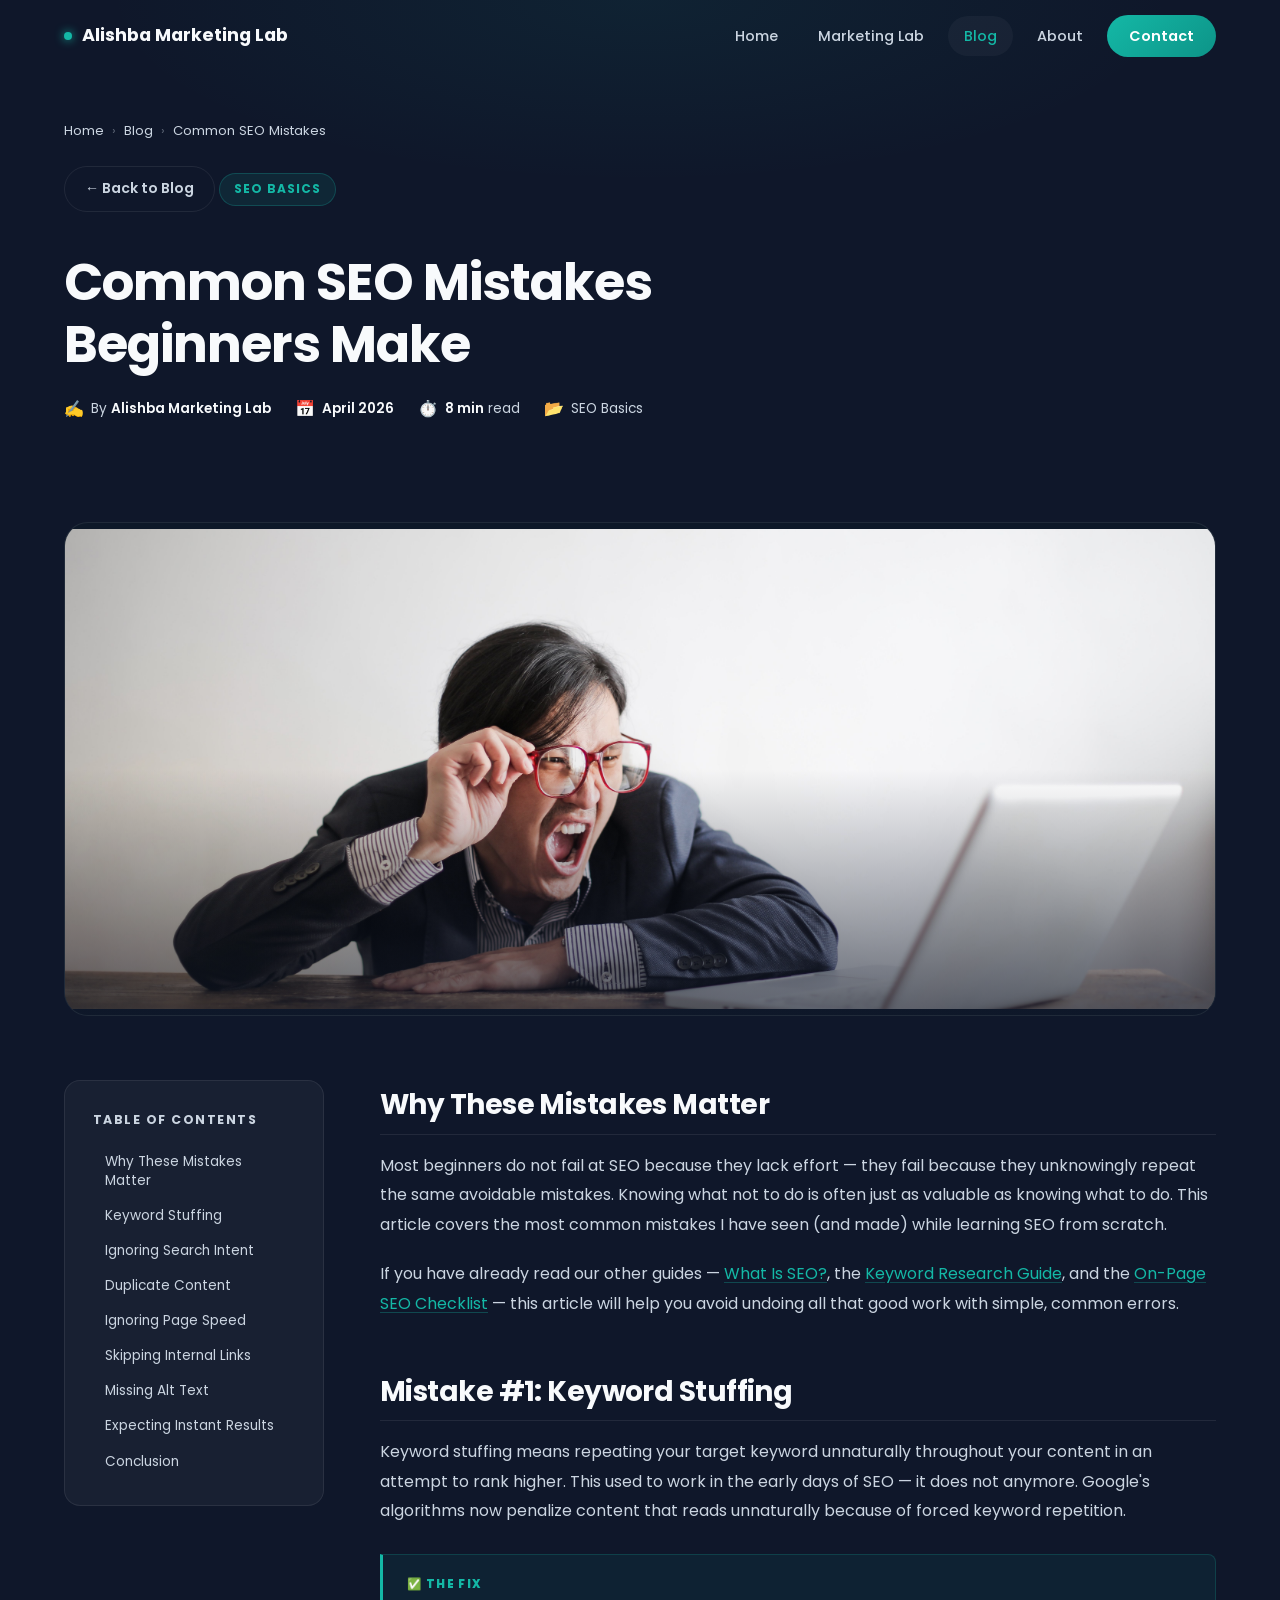
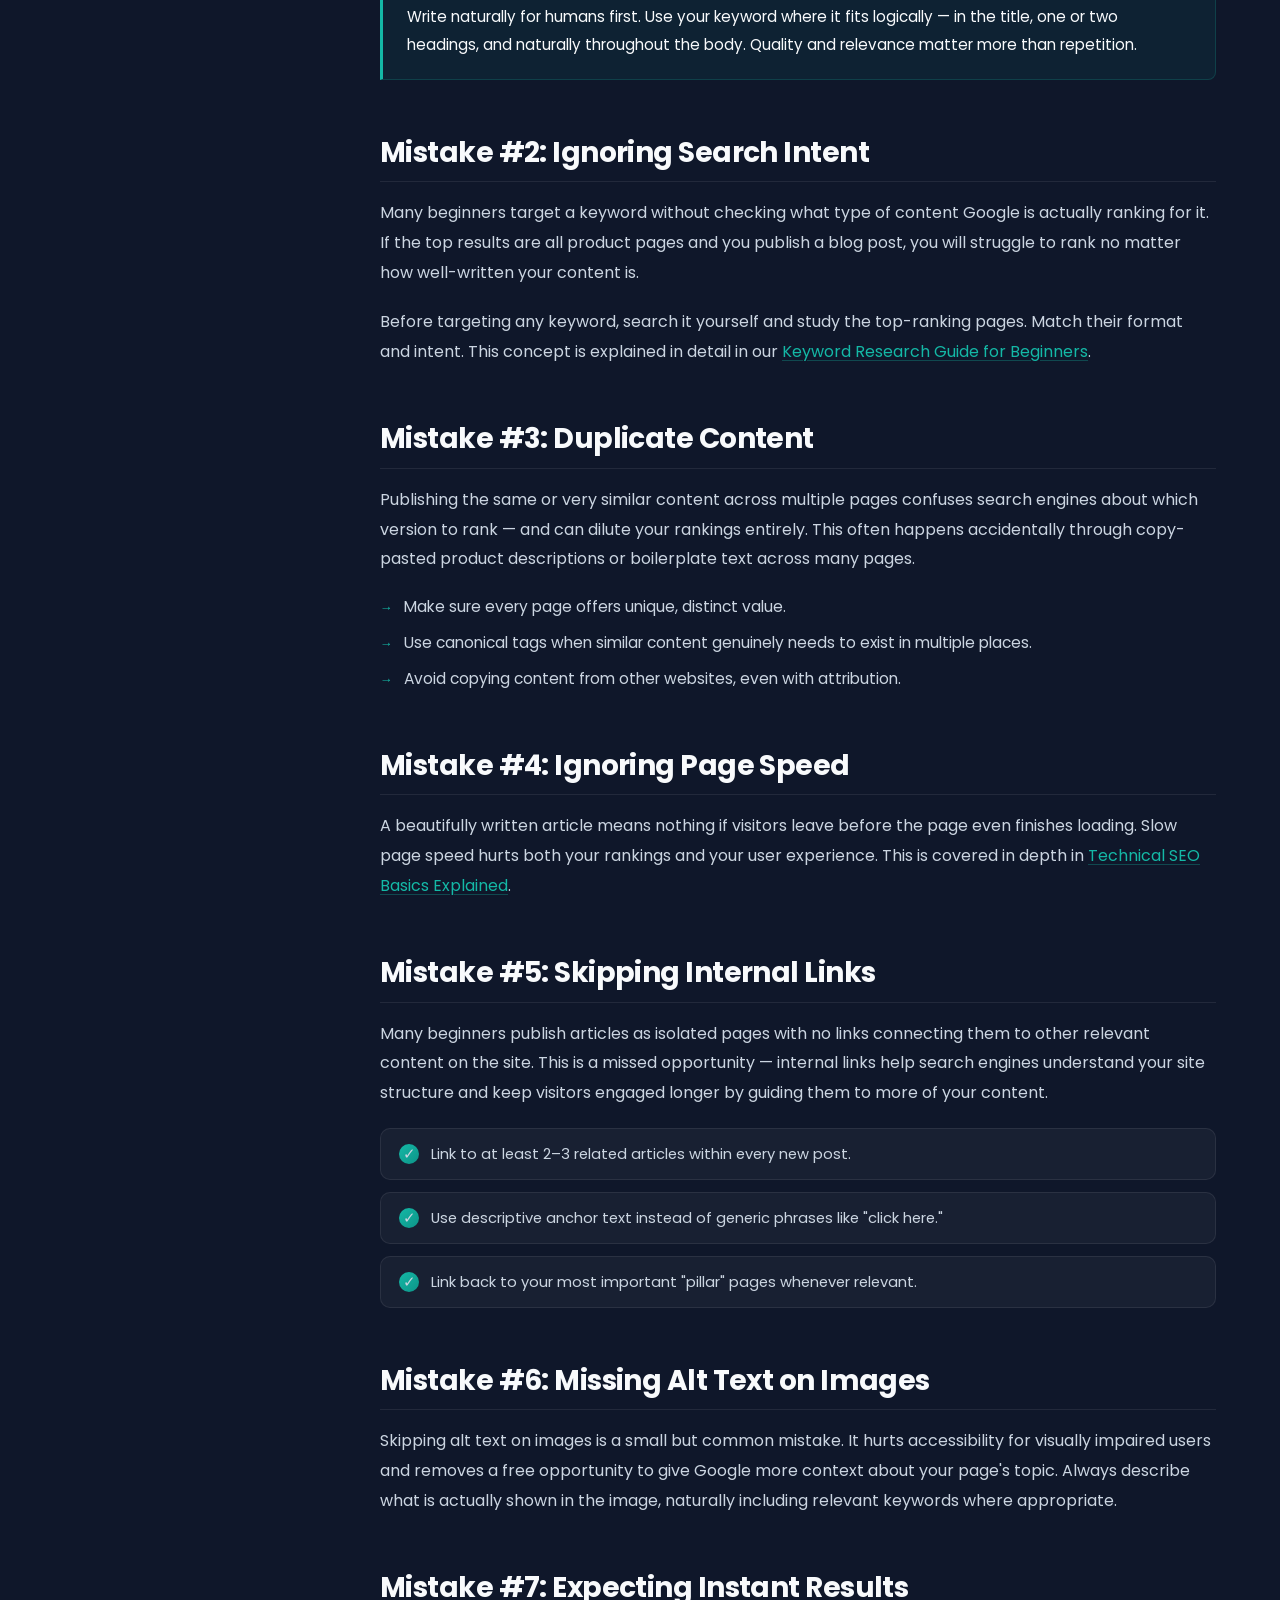
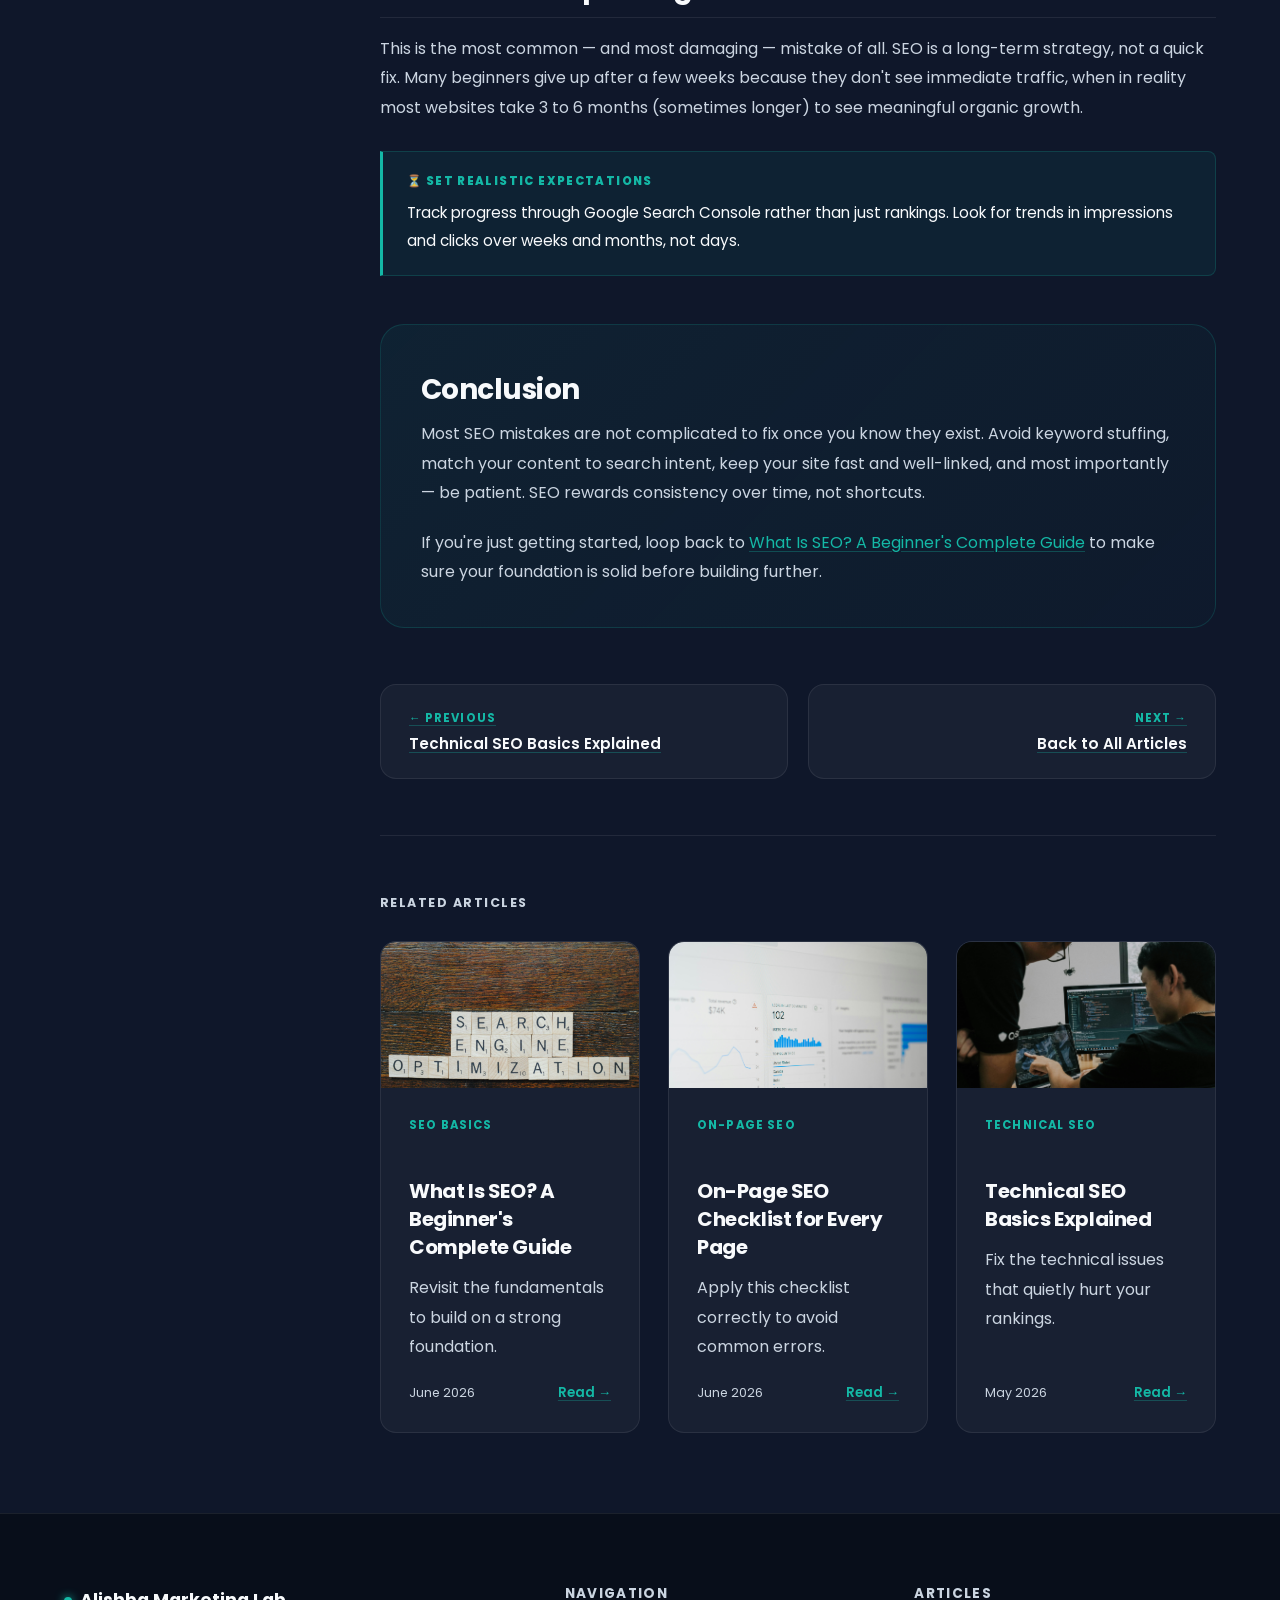
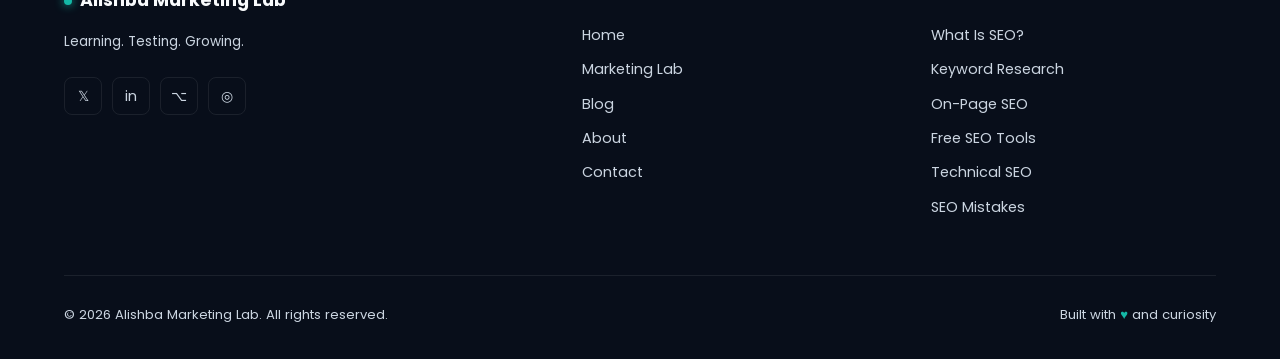
<file: article-common-seo-mistakes.html>
<!DOCTYPE html>
<html lang="en">
<head>
  <meta charset="UTF-8" />
  <meta name="viewport" content="width=device-width, initial-scale=1.0" />
  <title>Common SEO Mistakes Beginners Make | Alishba Marketing Lab</title>
  <meta name="description" content="The most common SEO mistakes beginners make that quietly kill rankings — and how to avoid them. Learn what not to do before you start optimizing." />
  <meta name="author" content="Alishba Marketing Lab" />
  <meta property="og:title" content="Common SEO Mistakes Beginners Make" />
  <meta property="og:description" content="Avoid the mistakes that quietly kill your rankings before they even start." />
  <meta property="og:type" content="article" />
  <link rel="stylesheet" href="style.css" />
</head>
<body>

  <nav class="nav" role="navigation" aria-label="Main navigation">
    <div class="container">
      <div class="nav-inner">
        <a href="index.html" class="nav-logo">
          <span class="nav-logo-dot"></span>
          Alishba Marketing Lab
        </a>
        <ul class="nav-links" role="list">
          <li><a href="index.html">Home</a></li>
          <li><a href="marketing-lab.html">Marketing Lab</a></li>
          <li><a href="blog.html" class="active">Blog</a></li>
          <li><a href="about.html">About</a></li>
          <li><a href="contact.html" class="nav-cta">Contact</a></li>
        </ul>
        <button class="nav-toggle" aria-label="Toggle menu"><span></span><span></span><span></span></button>
      </div>
    </div>
  </nav>

  <header class="article-hero">
    <div class="article-hero-bg" style="background: radial-gradient(ellipse 60% 50% at 50% 0%, rgba(20,184,166,0.07), transparent 70%);"></div>
    <div class="container">
      <nav class="article-breadcrumb" aria-label="Breadcrumb">
        <a href="index.html">Home</a><span>›</span><a href="blog.html">Blog</a><span>›</span><span style="color:var(--text-muted);">Common SEO Mistakes</span>
      </nav>
      <a href="blog.html" class="back-to-blog">← Back to Blog</a>
      <div class="article-hero-tag">SEO Basics</div>
      <h1>Common SEO Mistakes Beginners Make</h1>
      <div class="article-meta-bar">
        <div class="article-meta-item"><span class="article-meta-icon">✍️</span><span>By <strong>Alishba Marketing Lab</strong></span></div>
        <div class="article-meta-item"><span class="article-meta-icon">📅</span><span><strong>April 2026</strong></span></div>
        <div class="article-meta-item"><span class="article-meta-icon">⏱️</span><span><strong>8 min</strong> read</span></div>
        <div class="article-meta-item"><span class="article-meta-icon">📂</span><span>SEO Basics</span></div>
      </div>
    </div>
  </header>

  <div class="container">
    <div class="article-featured-img">
    <img
      src="images/seo-mistakes.jpg"
      alt="Common SEO Mistakes Beginners Make – featured image"
      class="article-hero-image"
      loading="eager"
      width="1200"
      height="630"
    />
  </div>
  </div>

  <div class="container">
    <div class="article-layout">

      <aside class="toc" aria-label="Table of contents">
        <div class="toc-title">Table of Contents</div>
        <nav class="toc-list">
          <a href="#why-mistakes-matter">Why These Mistakes Matter</a>
          <a href="#keyword-stuffing">Keyword Stuffing</a>
          <a href="#ignoring-search-intent">Ignoring Search Intent</a>
          <a href="#duplicate-content">Duplicate Content</a>
          <a href="#slow-pages">Ignoring Page Speed</a>
          <a href="#no-internal-links">Skipping Internal Links</a>
          <a href="#missing-alt-text">Missing Alt Text</a>
          <a href="#expecting-fast-results">Expecting Instant Results</a>
          <a href="#conclusion">Conclusion</a>
        </nav>
      </aside>

      <article class="article-body-content">

        <h2 id="why-mistakes-matter">Why These Mistakes Matter</h2>
        <p>Most beginners do not fail at SEO because they lack effort — they fail because they unknowingly repeat the same avoidable mistakes. Knowing what not to do is often just as valuable as knowing what to do. This article covers the most common mistakes I have seen (and made) while learning SEO from scratch.</p>
        <p>If you have already read our other guides — <a href="article-what-is-seo.html">What Is SEO?</a>, the <a href="article-keyword-research-guide.html">Keyword Research Guide</a>, and the <a href="article-on-page-seo-checklist.html">On-Page SEO Checklist</a> — this article will help you avoid undoing all that good work with simple, common errors.</p>

        <h2 id="keyword-stuffing">Mistake #1: Keyword Stuffing</h2>
        <p>Keyword stuffing means repeating your target keyword unnaturally throughout your content in an attempt to rank higher. This used to work in the early days of SEO — it does not anymore. Google's algorithms now penalize content that reads unnaturally because of forced keyword repetition.</p>
        <div class="callout">
          <span class="callout-label">✅ The Fix</span>
          <p>Write naturally for humans first. Use your keyword where it fits logically — in the title, one or two headings, and naturally throughout the body. Quality and relevance matter more than repetition.</p>
        </div>

        <h2 id="ignoring-search-intent">Mistake #2: Ignoring Search Intent</h2>
        <p>Many beginners target a keyword without checking what type of content Google is actually ranking for it. If the top results are all product pages and you publish a blog post, you will struggle to rank no matter how well-written your content is.</p>
        <p>Before targeting any keyword, search it yourself and study the top-ranking pages. Match their format and intent. This concept is explained in detail in our <a href="article-keyword-research-guide.html">Keyword Research Guide for Beginners</a>.</p>

        <h2 id="duplicate-content">Mistake #3: Duplicate Content</h2>
        <p>Publishing the same or very similar content across multiple pages confuses search engines about which version to rank — and can dilute your rankings entirely. This often happens accidentally through copy-pasted product descriptions or boilerplate text across many pages.</p>
        <ul>
          <li>Make sure every page offers unique, distinct value.</li>
          <li>Use canonical tags when similar content genuinely needs to exist in multiple places.</li>
          <li>Avoid copying content from other websites, even with attribution.</li>
        </ul>

        <h2 id="slow-pages">Mistake #4: Ignoring Page Speed</h2>
        <p>A beautifully written article means nothing if visitors leave before the page even finishes loading. Slow page speed hurts both your rankings and your user experience. This is covered in depth in <a href="article-technical-seo-basics.html">Technical SEO Basics Explained</a>.</p>

        <h2 id="no-internal-links">Mistake #5: Skipping Internal Links</h2>
        <p>Many beginners publish articles as isolated pages with no links connecting them to other relevant content on the site. This is a missed opportunity — internal links help search engines understand your site structure and keep visitors engaged longer by guiding them to more of your content.</p>
        <div class="checklist">
          <div class="checklist-item"><span class="checklist-check">✓</span><span>Link to at least 2–3 related articles within every new post.</span></div>
          <div class="checklist-item"><span class="checklist-check">✓</span><span>Use descriptive anchor text instead of generic phrases like "click here."</span></div>
          <div class="checklist-item"><span class="checklist-check">✓</span><span>Link back to your most important "pillar" pages whenever relevant.</span></div>
        </div>

        <h2 id="missing-alt-text">Mistake #6: Missing Alt Text on Images</h2>
        <p>Skipping alt text on images is a small but common mistake. It hurts accessibility for visually impaired users and removes a free opportunity to give Google more context about your page's topic. Always describe what is actually shown in the image, naturally including relevant keywords where appropriate.</p>

        <h2 id="expecting-fast-results">Mistake #7: Expecting Instant Results</h2>
        <p>This is the most common — and most damaging — mistake of all. SEO is a long-term strategy, not a quick fix. Many beginners give up after a few weeks because they don't see immediate traffic, when in reality most websites take 3 to 6 months (sometimes longer) to see meaningful organic growth.</p>
        <div class="callout">
          <span class="callout-label">⏳ Set Realistic Expectations</span>
          <p>Track progress through Google Search Console rather than just rankings. Look for trends in impressions and clicks over weeks and months, not days.</p>
        </div>

        <div class="article-conclusion">
          <h2 id="conclusion">Conclusion</h2>
          <p>Most SEO mistakes are not complicated to fix once you know they exist. Avoid keyword stuffing, match your content to search intent, keep your site fast and well-linked, and most importantly — be patient. SEO rewards consistency over time, not shortcuts.</p>
          <p style="margin-bottom:0;">If you're just getting started, loop back to <a href="article-what-is-seo.html">What Is SEO? A Beginner's Complete Guide</a> to make sure your foundation is solid before building further.</p>
        </div>

        <nav class="article-nav" aria-label="Article navigation">
          <a href="article-technical-seo-basics.html" class="article-nav-btn">
            <div class="article-nav-direction">← Previous</div>
            <div class="article-nav-title">Technical SEO Basics Explained</div>
          </a>
          <a href="blog.html" class="article-nav-btn next">
            <div class="article-nav-direction">Next →</div>
            <div class="article-nav-title">Back to All Articles</div>
          </a>
        </nav>

        <section class="related-articles" aria-label="Related articles">
          <div class="related-articles-title">Related Articles</div>
          <div class="grid-3">
            <article class="article-card">
              <div class="article-img-wrap"><img src="images/seo-basics.jpg" alt="What Is SEO? A Beginner's Complete Guide" class="article-image" loading="lazy" width="800" height="450"/></div>
              <div class="article-body">
                <span class="article-tag">SEO Basics</span>
                <h3 class="article-title">What Is SEO? A Beginner's Complete Guide</h3>
                <p class="article-excerpt">Revisit the fundamentals to build on a strong foundation.</p>
                <div class="article-meta"><span class="article-date">June 2026</span><a href="article-what-is-seo.html" class="article-link">Read →</a></div>
              </div>
            </article>
            <article class="article-card">
              <div class="article-img-wrap"><img src="images/on-page-seo.jpg" alt="On-Page SEO Checklist for Every Page" class="article-image" loading="lazy" width="800" height="450"/></div>
              <div class="article-body">
                <span class="article-tag">On-Page SEO</span>
                <h3 class="article-title">On-Page SEO Checklist for Every Page</h3>
                <p class="article-excerpt">Apply this checklist correctly to avoid common errors.</p>
                <div class="article-meta"><span class="article-date">June 2026</span><a href="article-on-page-seo-checklist.html" class="article-link">Read →</a></div>
              </div>
            </article>
            <article class="article-card">
              <div class="article-img-wrap"><img src="images/technical-seo.jpg" alt="Technical SEO Basics Explained" class="article-image" loading="lazy" width="800" height="450"/></div>
              <div class="article-body">
                <span class="article-tag">Technical SEO</span>
                <h3 class="article-title">Technical SEO Basics Explained</h3>
                <p class="article-excerpt">Fix the technical issues that quietly hurt your rankings.</p>
                <div class="article-meta"><span class="article-date">May 2026</span><a href="article-technical-seo-basics.html" class="article-link">Read →</a></div>
              </div>
            </article>
          </div>
        </section>

      </article>
    </div>
  </div>

  <footer class="footer" role="contentinfo">
    <div class="container">
      <div class="footer-grid">
        <div>
          <div class="footer-logo"><span class="nav-logo-dot"></span> Alishba Marketing Lab</div>
          <p class="footer-tagline">Learning. Testing. Growing.</p>
          <div class="social-icons">
            <a href="#" class="social-icon" aria-label="Twitter">𝕏</a>
            <a href="#" class="social-icon" aria-label="LinkedIn">in</a>
            <a href="#" class="social-icon" aria-label="GitHub">⌥</a>
            <a href="#" class="social-icon" aria-label="Instagram">◎</a>
          </div>
        </div>
        <div class="footer-col">
          <h4>Navigation</h4>
          <nav class="footer-links">
            <a href="index.html">Home</a>
            <a href="marketing-lab.html">Marketing Lab</a>
            <a href="blog.html">Blog</a>
            <a href="about.html">About</a>
            <a href="contact.html">Contact</a>
          </nav>
        </div>
        <div class="footer-col">
          <h4>Articles</h4>
          <nav class="footer-links">
            <a href="article-what-is-seo.html">What Is SEO?</a>
            <a href="article-keyword-research-guide.html">Keyword Research</a>
            <a href="article-on-page-seo-checklist.html">On-Page SEO</a>
            <a href="article-best-free-seo-tools.html">Free SEO Tools</a>
            <a href="article-technical-seo-basics.html">Technical SEO</a>
            <a href="article-common-seo-mistakes.html">SEO Mistakes</a>
          </nav>
        </div>
      </div>
      <div class="footer-bottom">
        <p class="footer-copy">© 2026 Alishba Marketing Lab. All rights reserved.</p>
        <p class="footer-love">Built with <span>♥</span> and curiosity</p>
      </div>
    </div>
  </footer>

  <script src="script.js"></script>
  <script>
    const tocLinks = document.querySelectorAll('.toc-list a');
    const headings = document.querySelectorAll('.article-body-content h2, .article-body-content h3');
    window.addEventListener('scroll', () => {
      let current = '';
      headings.forEach(h => { if (window.scrollY >= h.offsetTop - 120) current = h.id; });
      tocLinks.forEach(a => a.classList.toggle('toc-active', a.getAttribute('href') === '#' + current));
    }, { passive: true });
  </script>
</body>
</html>
</file>
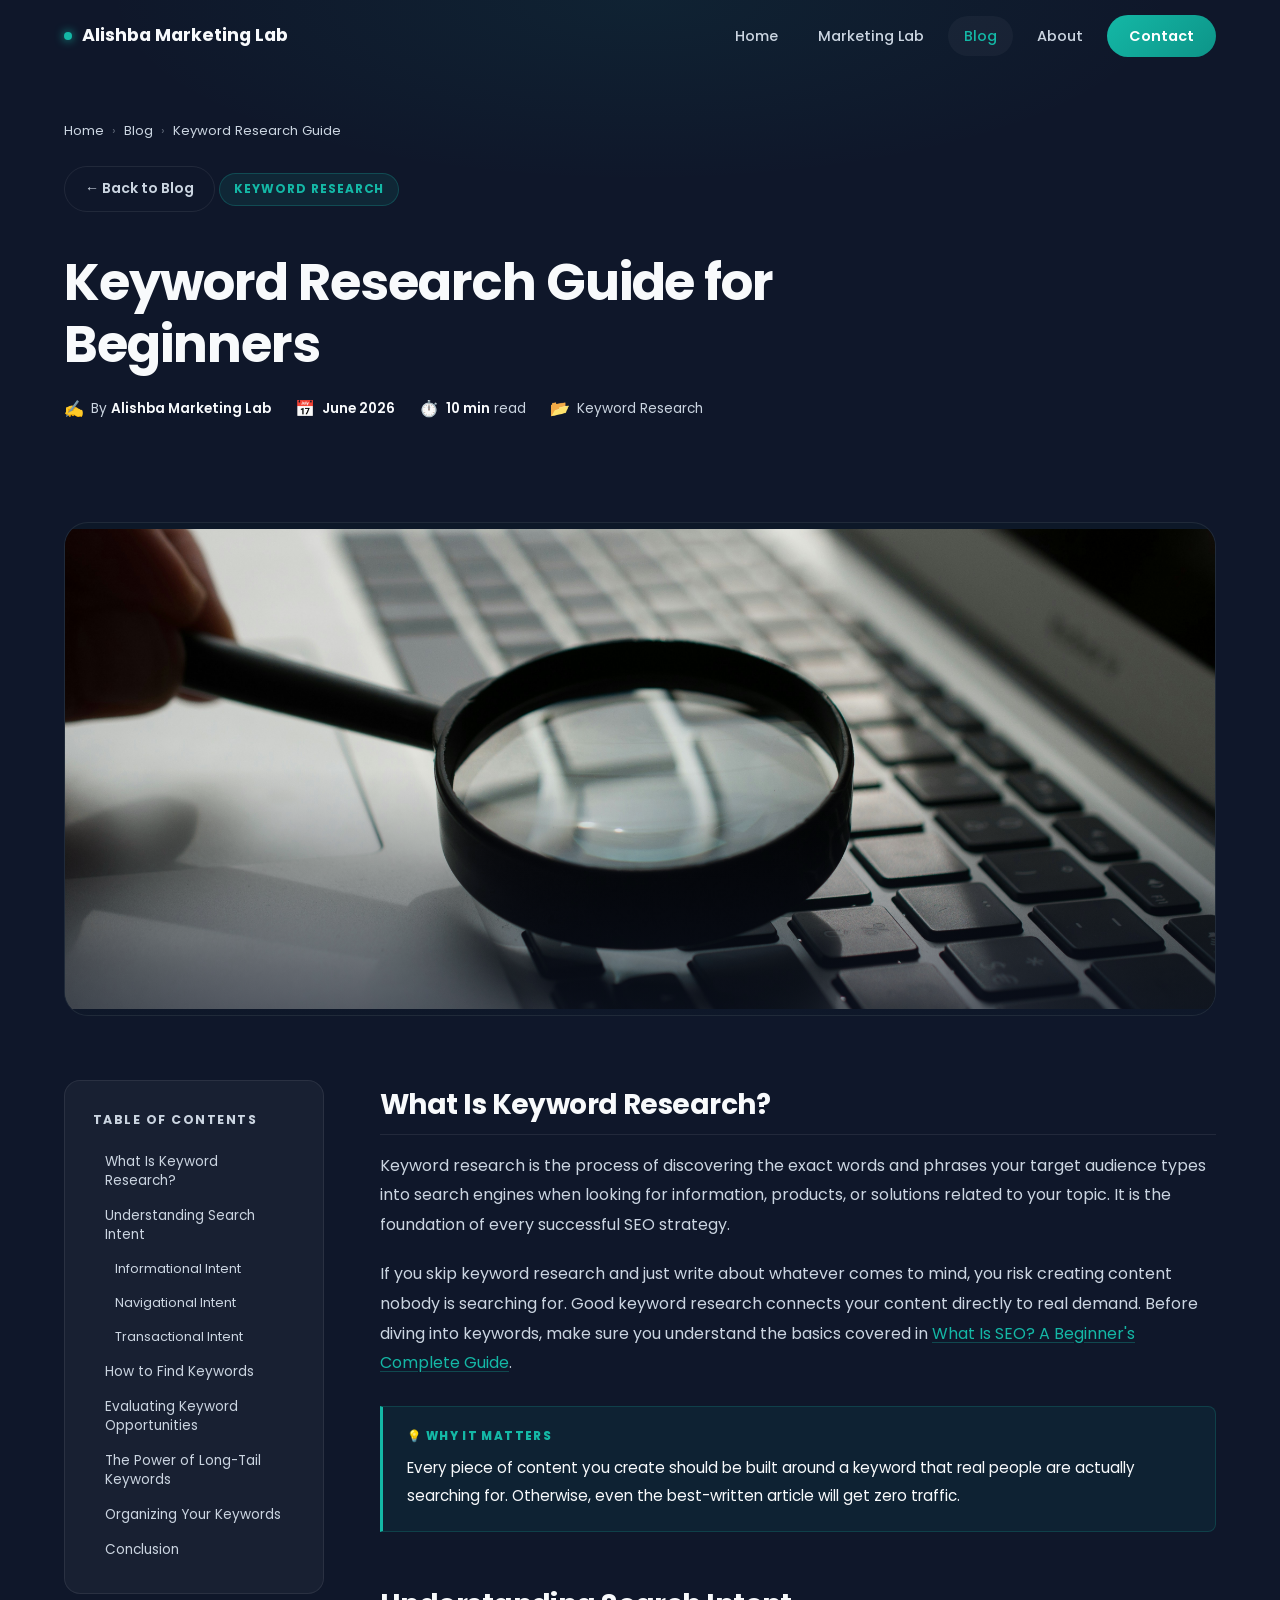
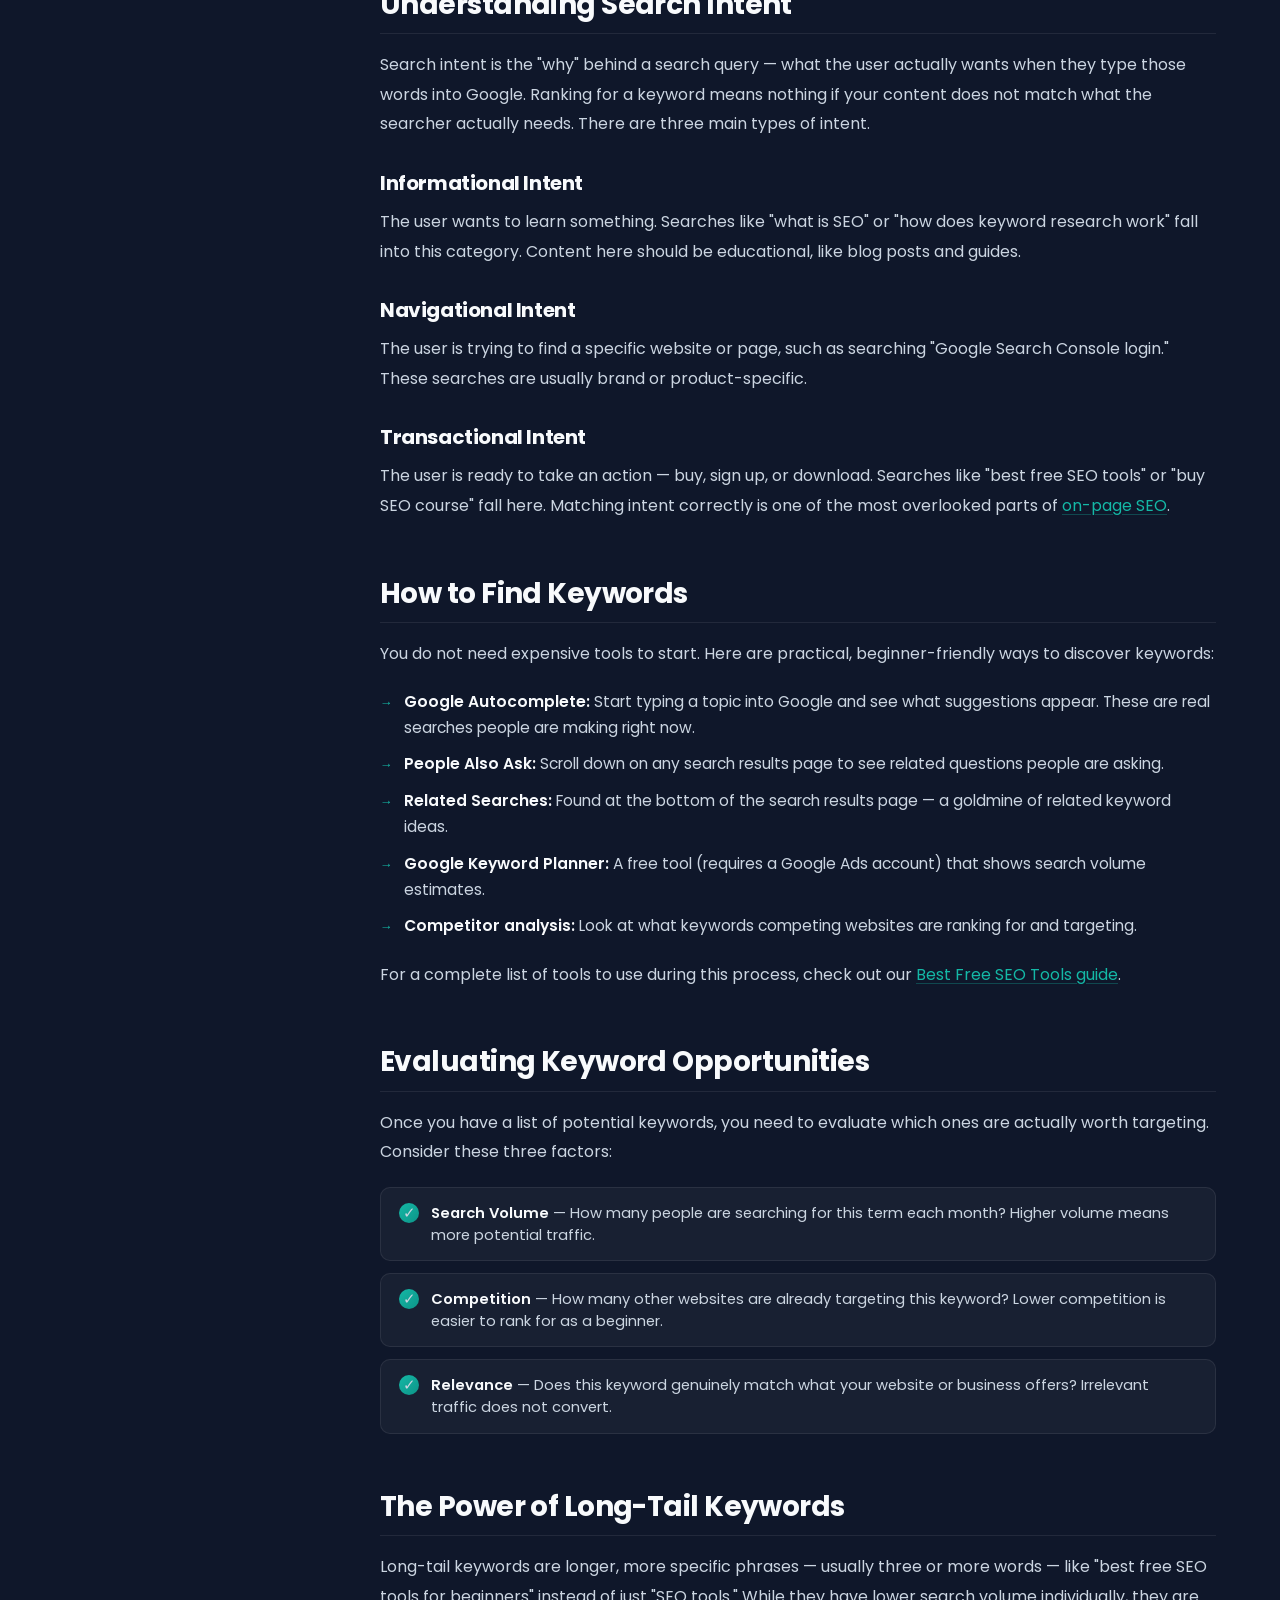
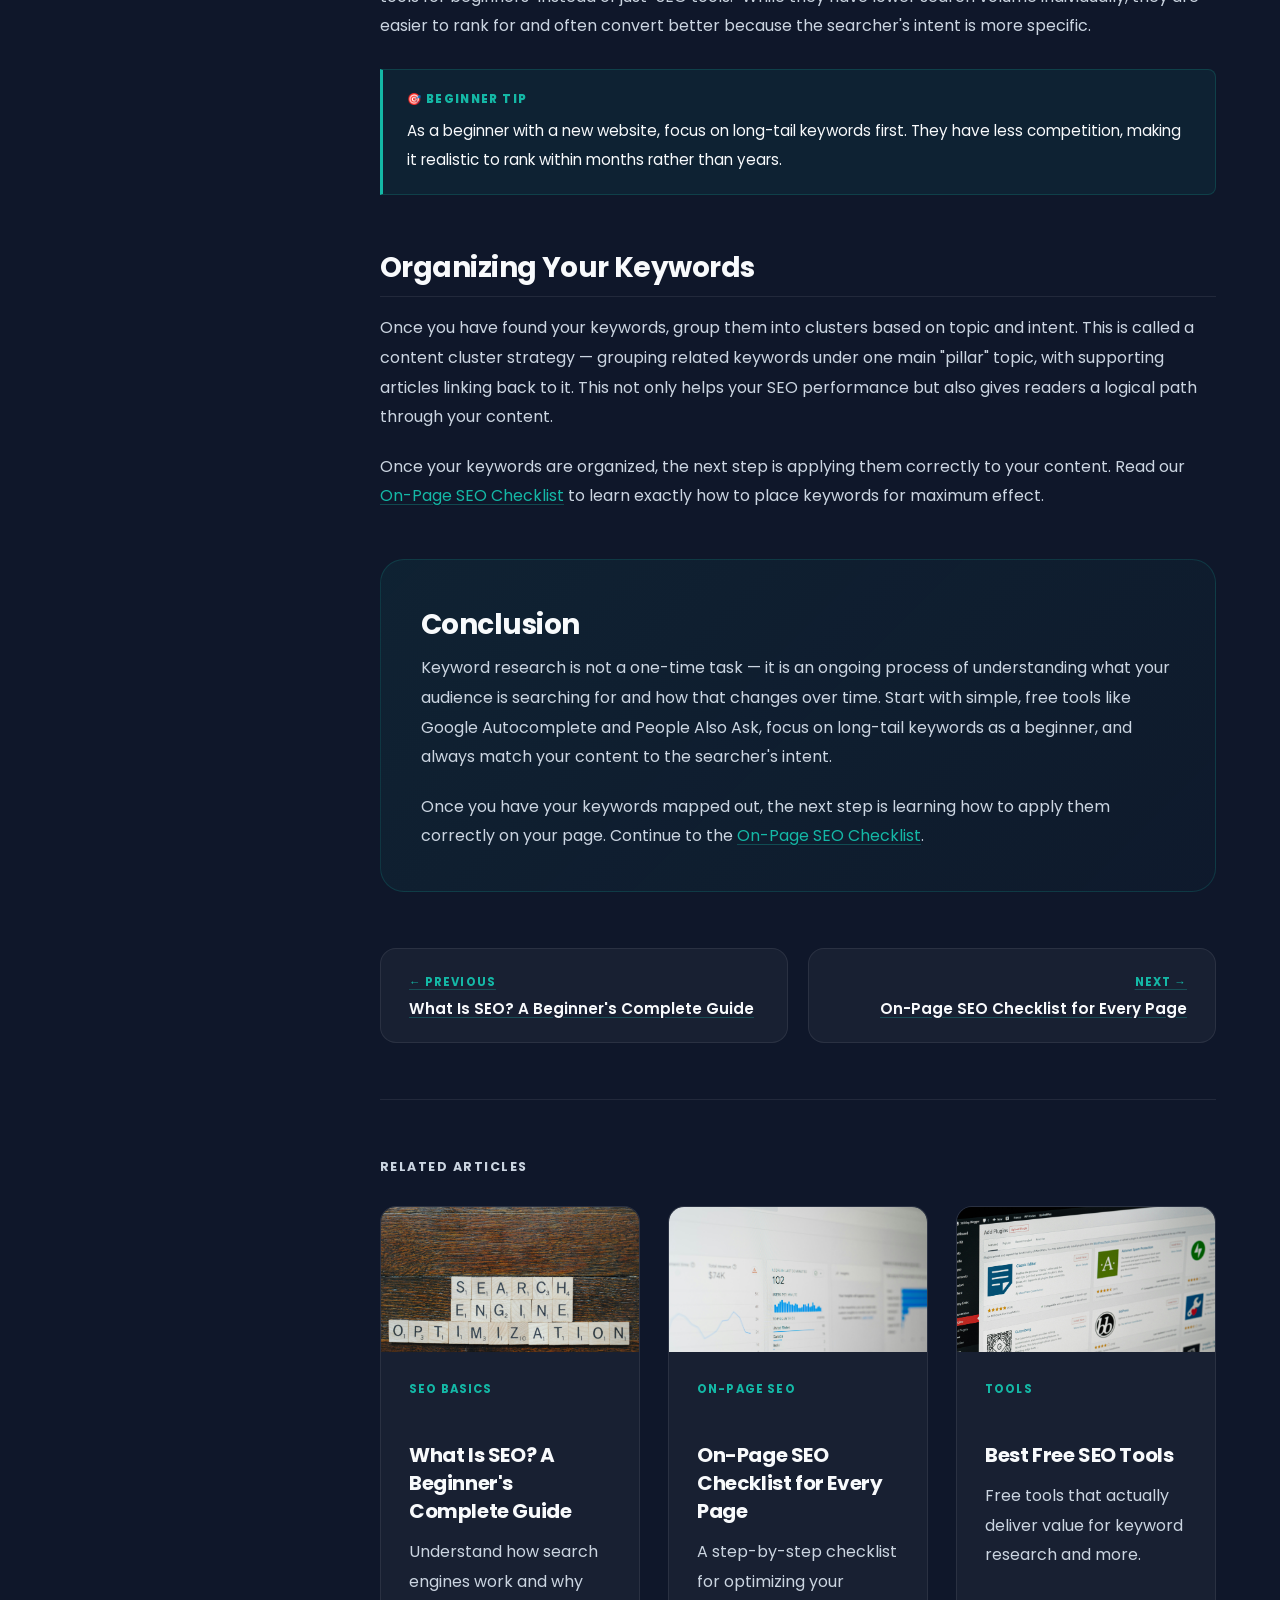
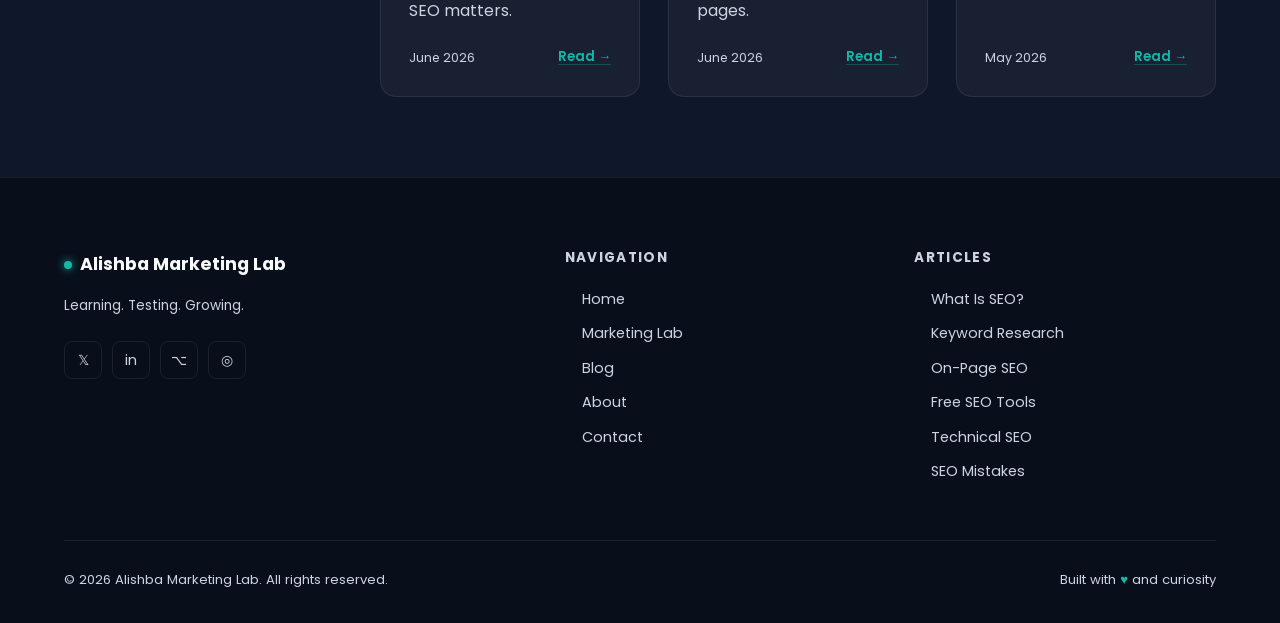
<file: article-keyword-research-guide.html>
<!DOCTYPE html>
<html lang="en">
<head>
  <meta charset="UTF-8" />
  <meta name="viewport" content="width=device-width, initial-scale=1.0" />
  <title>Keyword Research Guide for Beginners | Alishba Marketing Lab</title>
  <meta name="description" content="Learn how to find keywords people actually search for, understand search intent, and prioritize which keywords to target first as a beginner." />
  <meta name="author" content="Alishba Marketing Lab" />
  <meta property="og:title" content="Keyword Research Guide for Beginners" />
  <meta property="og:description" content="A step-by-step beginner's guide to finding and prioritizing the right keywords for SEO." />
  <meta property="og:type" content="article" />
  <link rel="stylesheet" href="style.css" />
</head>
<body>

  <nav class="nav" role="navigation" aria-label="Main navigation">
    <div class="container">
      <div class="nav-inner">
        <a href="index.html" class="nav-logo">
          <span class="nav-logo-dot"></span>
          Alishba Marketing Lab
        </a>
        <ul class="nav-links" role="list">
          <li><a href="index.html">Home</a></li>
          <li><a href="marketing-lab.html">Marketing Lab</a></li>
          <li><a href="blog.html" class="active">Blog</a></li>
          <li><a href="about.html">About</a></li>
          <li><a href="contact.html" class="nav-cta">Contact</a></li>
        </ul>
        <button class="nav-toggle" aria-label="Toggle menu"><span></span><span></span><span></span></button>
      </div>
    </div>
  </nav>

  <header class="article-hero">
    <div class="article-hero-bg" style="background: radial-gradient(ellipse 60% 50% at 50% 0%, rgba(20,184,166,0.07), transparent 70%);"></div>
    <div class="container">
      <nav class="article-breadcrumb" aria-label="Breadcrumb">
        <a href="index.html">Home</a><span>›</span><a href="blog.html">Blog</a><span>›</span><span style="color:var(--text-muted);">Keyword Research Guide</span>
      </nav>
      <a href="blog.html" class="back-to-blog">← Back to Blog</a>
      <div class="article-hero-tag">Keyword Research</div>
      <h1>Keyword Research Guide for Beginners</h1>
      <div class="article-meta-bar">
        <div class="article-meta-item"><span class="article-meta-icon">✍️</span><span>By <strong>Alishba Marketing Lab</strong></span></div>
        <div class="article-meta-item"><span class="article-meta-icon">📅</span><span><strong>June 2026</strong></span></div>
        <div class="article-meta-item"><span class="article-meta-icon">⏱️</span><span><strong>10 min</strong> read</span></div>
        <div class="article-meta-item"><span class="article-meta-icon">📂</span><span>Keyword Research</span></div>
      </div>
    </div>
  </header>

  <div class="container">
    <div class="article-featured-img">
    <img
      src="images/keyword-research.jpg"
      alt="Keyword Research Guide for Beginners – featured image"
      class="article-hero-image"
      loading="eager"
      width="1200"
      height="630"
    />
  </div>
  </div>

  <div class="container">
    <div class="article-layout">

      <aside class="toc" aria-label="Table of contents">
        <div class="toc-title">Table of Contents</div>
        <nav class="toc-list">
          <a href="#what-is-keyword-research">What Is Keyword Research?</a>
          <a href="#search-intent">Understanding Search Intent</a>
          <a href="#informational" class="toc-h3">Informational Intent</a>
          <a href="#navigational" class="toc-h3">Navigational Intent</a>
          <a href="#transactional" class="toc-h3">Transactional Intent</a>
          <a href="#finding-keywords">How to Find Keywords</a>
          <a href="#evaluating-keywords">Evaluating Keyword Opportunities</a>
          <a href="#long-tail">The Power of Long-Tail Keywords</a>
          <a href="#organizing">Organizing Your Keywords</a>
          <a href="#conclusion">Conclusion</a>
        </nav>
      </aside>

      <article class="article-body-content">

        <h2 id="what-is-keyword-research">What Is Keyword Research?</h2>
        <p>Keyword research is the process of discovering the exact words and phrases your target audience types into search engines when looking for information, products, or solutions related to your topic. It is the foundation of every successful SEO strategy.</p>
        <p>If you skip keyword research and just write about whatever comes to mind, you risk creating content nobody is searching for. Good keyword research connects your content directly to real demand. Before diving into keywords, make sure you understand the basics covered in <a href="article-what-is-seo.html">What Is SEO? A Beginner's Complete Guide</a>.</p>

        <div class="callout">
          <span class="callout-label">💡 Why It Matters</span>
          <p>Every piece of content you create should be built around a keyword that real people are actually searching for. Otherwise, even the best-written article will get zero traffic.</p>
        </div>

        <h2 id="search-intent">Understanding Search Intent</h2>
        <p>Search intent is the "why" behind a search query — what the user actually wants when they type those words into Google. Ranking for a keyword means nothing if your content does not match what the searcher actually needs. There are three main types of intent.</p>

        <h3 id="informational">Informational Intent</h3>
        <p>The user wants to learn something. Searches like "what is SEO" or "how does keyword research work" fall into this category. Content here should be educational, like blog posts and guides.</p>

        <h3 id="navigational">Navigational Intent</h3>
        <p>The user is trying to find a specific website or page, such as searching "Google Search Console login." These searches are usually brand or product-specific.</p>

        <h3 id="transactional">Transactional Intent</h3>
        <p>The user is ready to take an action — buy, sign up, or download. Searches like "best free SEO tools" or "buy SEO course" fall here. Matching intent correctly is one of the most overlooked parts of <a href="article-on-page-seo-checklist.html">on-page SEO</a>.</p>

        <h2 id="finding-keywords">How to Find Keywords</h2>
        <p>You do not need expensive tools to start. Here are practical, beginner-friendly ways to discover keywords:</p>
        <ul>
          <li><strong>Google Autocomplete:</strong> Start typing a topic into Google and see what suggestions appear. These are real searches people are making right now.</li>
          <li><strong>People Also Ask:</strong> Scroll down on any search results page to see related questions people are asking.</li>
          <li><strong>Related Searches:</strong> Found at the bottom of the search results page — a goldmine of related keyword ideas.</li>
          <li><strong>Google Keyword Planner:</strong> A free tool (requires a Google Ads account) that shows search volume estimates.</li>
          <li><strong>Competitor analysis:</strong> Look at what keywords competing websites are ranking for and targeting.</li>
        </ul>
        <p>For a complete list of tools to use during this process, check out our <a href="article-best-free-seo-tools.html">Best Free SEO Tools guide</a>.</p>

        <h2 id="evaluating-keywords">Evaluating Keyword Opportunities</h2>
        <p>Once you have a list of potential keywords, you need to evaluate which ones are actually worth targeting. Consider these three factors:</p>
        <div class="checklist">
          <div class="checklist-item">
            <span class="checklist-check">✓</span>
            <span><strong>Search Volume</strong> — How many people are searching for this term each month? Higher volume means more potential traffic.</span>
          </div>
          <div class="checklist-item">
            <span class="checklist-check">✓</span>
            <span><strong>Competition</strong> — How many other websites are already targeting this keyword? Lower competition is easier to rank for as a beginner.</span>
          </div>
          <div class="checklist-item">
            <span class="checklist-check">✓</span>
            <span><strong>Relevance</strong> — Does this keyword genuinely match what your website or business offers? Irrelevant traffic does not convert.</span>
          </div>
        </div>

        <h2 id="long-tail">The Power of Long-Tail Keywords</h2>
        <p>Long-tail keywords are longer, more specific phrases — usually three or more words — like "best free SEO tools for beginners" instead of just "SEO tools." While they have lower search volume individually, they are easier to rank for and often convert better because the searcher's intent is more specific.</p>

        <div class="callout">
          <span class="callout-label">🎯 Beginner Tip</span>
          <p>As a beginner with a new website, focus on long-tail keywords first. They have less competition, making it realistic to rank within months rather than years.</p>
        </div>

        <h2 id="organizing">Organizing Your Keywords</h2>
        <p>Once you have found your keywords, group them into clusters based on topic and intent. This is called a content cluster strategy — grouping related keywords under one main "pillar" topic, with supporting articles linking back to it. This not only helps your SEO performance but also gives readers a logical path through your content.</p>
        <p>Once your keywords are organized, the next step is applying them correctly to your content. Read our <a href="article-on-page-seo-checklist.html">On-Page SEO Checklist</a> to learn exactly how to place keywords for maximum effect.</p>

        <div class="article-conclusion">
          <h2 id="conclusion">Conclusion</h2>
          <p>Keyword research is not a one-time task — it is an ongoing process of understanding what your audience is searching for and how that changes over time. Start with simple, free tools like Google Autocomplete and People Also Ask, focus on long-tail keywords as a beginner, and always match your content to the searcher's intent.</p>
          <p style="margin-bottom:0;">Once you have your keywords mapped out, the next step is learning how to apply them correctly on your page. Continue to the <a href="article-on-page-seo-checklist.html">On-Page SEO Checklist</a>.</p>
        </div>

        <nav class="article-nav" aria-label="Article navigation">
          <a href="article-what-is-seo.html" class="article-nav-btn">
            <div class="article-nav-direction">← Previous</div>
            <div class="article-nav-title">What Is SEO? A Beginner's Complete Guide</div>
          </a>
          <a href="article-on-page-seo-checklist.html" class="article-nav-btn next">
            <div class="article-nav-direction">Next →</div>
            <div class="article-nav-title">On-Page SEO Checklist for Every Page</div>
          </a>
        </nav>

        <section class="related-articles" aria-label="Related articles">
          <div class="related-articles-title">Related Articles</div>
          <div class="grid-3">
            <article class="article-card">
              <div class="article-img-wrap"><img src="images/seo-basics.jpg" alt="What Is SEO? A Beginner's Complete Guide" class="article-image" loading="lazy" width="800" height="450"/></div>
              <div class="article-body">
                <span class="article-tag">SEO Basics</span>
                <h3 class="article-title">What Is SEO? A Beginner's Complete Guide</h3>
                <p class="article-excerpt">Understand how search engines work and why SEO matters.</p>
                <div class="article-meta"><span class="article-date">June 2026</span><a href="article-what-is-seo.html" class="article-link">Read →</a></div>
              </div>
            </article>
            <article class="article-card">
              <div class="article-img-wrap"><img src="images/on-page-seo.jpg" alt="On-Page SEO Checklist for Every Page" class="article-image" loading="lazy" width="800" height="450"/></div>
              <div class="article-body">
                <span class="article-tag">On-Page SEO</span>
                <h3 class="article-title">On-Page SEO Checklist for Every Page</h3>
                <p class="article-excerpt">A step-by-step checklist for optimizing your pages.</p>
                <div class="article-meta"><span class="article-date">June 2026</span><a href="article-on-page-seo-checklist.html" class="article-link">Read →</a></div>
              </div>
            </article>
            <article class="article-card">
              <div class="article-img-wrap"><img src="images/free-seo-tools.jpg" alt="Best Free SEO Tools" class="article-image" loading="lazy" width="800" height="450"/></div>
              <div class="article-body">
                <span class="article-tag">Tools</span>
                <h3 class="article-title">Best Free SEO Tools</h3>
                <p class="article-excerpt">Free tools that actually deliver value for keyword research and more.</p>
                <div class="article-meta"><span class="article-date">May 2026</span><a href="article-best-free-seo-tools.html" class="article-link">Read →</a></div>
              </div>
            </article>
          </div>
        </section>

      </article>
    </div>
  </div>

  <footer class="footer" role="contentinfo">
    <div class="container">
      <div class="footer-grid">
        <div>
          <div class="footer-logo"><span class="nav-logo-dot"></span> Alishba Marketing Lab</div>
          <p class="footer-tagline">Learning. Testing. Growing.</p>
          <div class="social-icons">
            <a href="#" class="social-icon" aria-label="Twitter">𝕏</a>
            <a href="#" class="social-icon" aria-label="LinkedIn">in</a>
            <a href="#" class="social-icon" aria-label="GitHub">⌥</a>
            <a href="#" class="social-icon" aria-label="Instagram">◎</a>
          </div>
        </div>
        <div class="footer-col">
          <h4>Navigation</h4>
          <nav class="footer-links">
            <a href="index.html">Home</a>
            <a href="marketing-lab.html">Marketing Lab</a>
            <a href="blog.html">Blog</a>
            <a href="about.html">About</a>
            <a href="contact.html">Contact</a>
          </nav>
        </div>
        <div class="footer-col">
          <h4>Articles</h4>
          <nav class="footer-links">
            <a href="article-what-is-seo.html">What Is SEO?</a>
            <a href="article-keyword-research-guide.html">Keyword Research</a>
            <a href="article-on-page-seo-checklist.html">On-Page SEO</a>
            <a href="article-best-free-seo-tools.html">Free SEO Tools</a>
            <a href="article-technical-seo-basics.html">Technical SEO</a>
            <a href="article-common-seo-mistakes.html">SEO Mistakes</a>
          </nav>
        </div>
      </div>
      <div class="footer-bottom">
        <p class="footer-copy">© 2026 Alishba Marketing Lab. All rights reserved.</p>
        <p class="footer-love">Built with <span>♥</span> and curiosity</p>
      </div>
    </div>
  </footer>

  <script src="script.js"></script>
  <script>
    const tocLinks = document.querySelectorAll('.toc-list a');
    const headings = document.querySelectorAll('.article-body-content h2, .article-body-content h3');
    window.addEventListener('scroll', () => {
      let current = '';
      headings.forEach(h => { if (window.scrollY >= h.offsetTop - 120) current = h.id; });
      tocLinks.forEach(a => a.classList.toggle('toc-active', a.getAttribute('href') === '#' + current));
    }, { passive: true });
  </script>
</body>
</html>
</file>
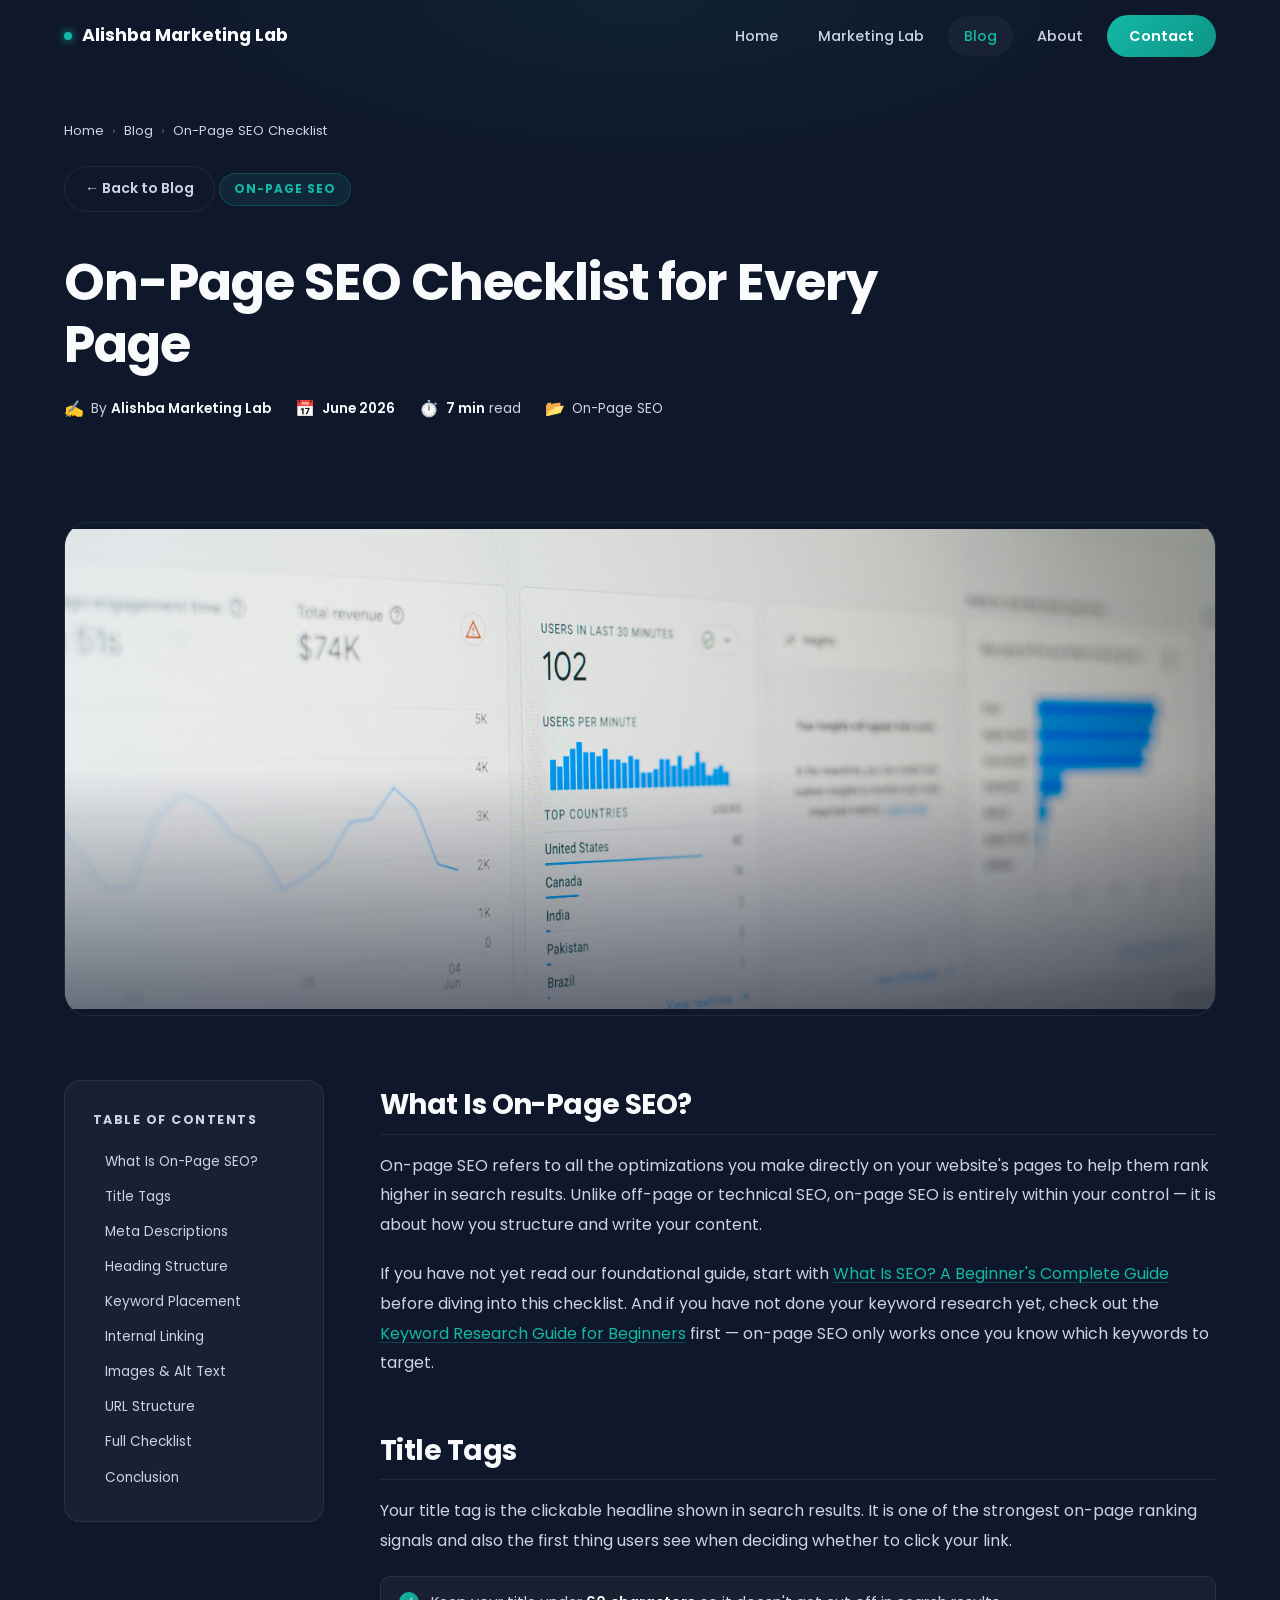
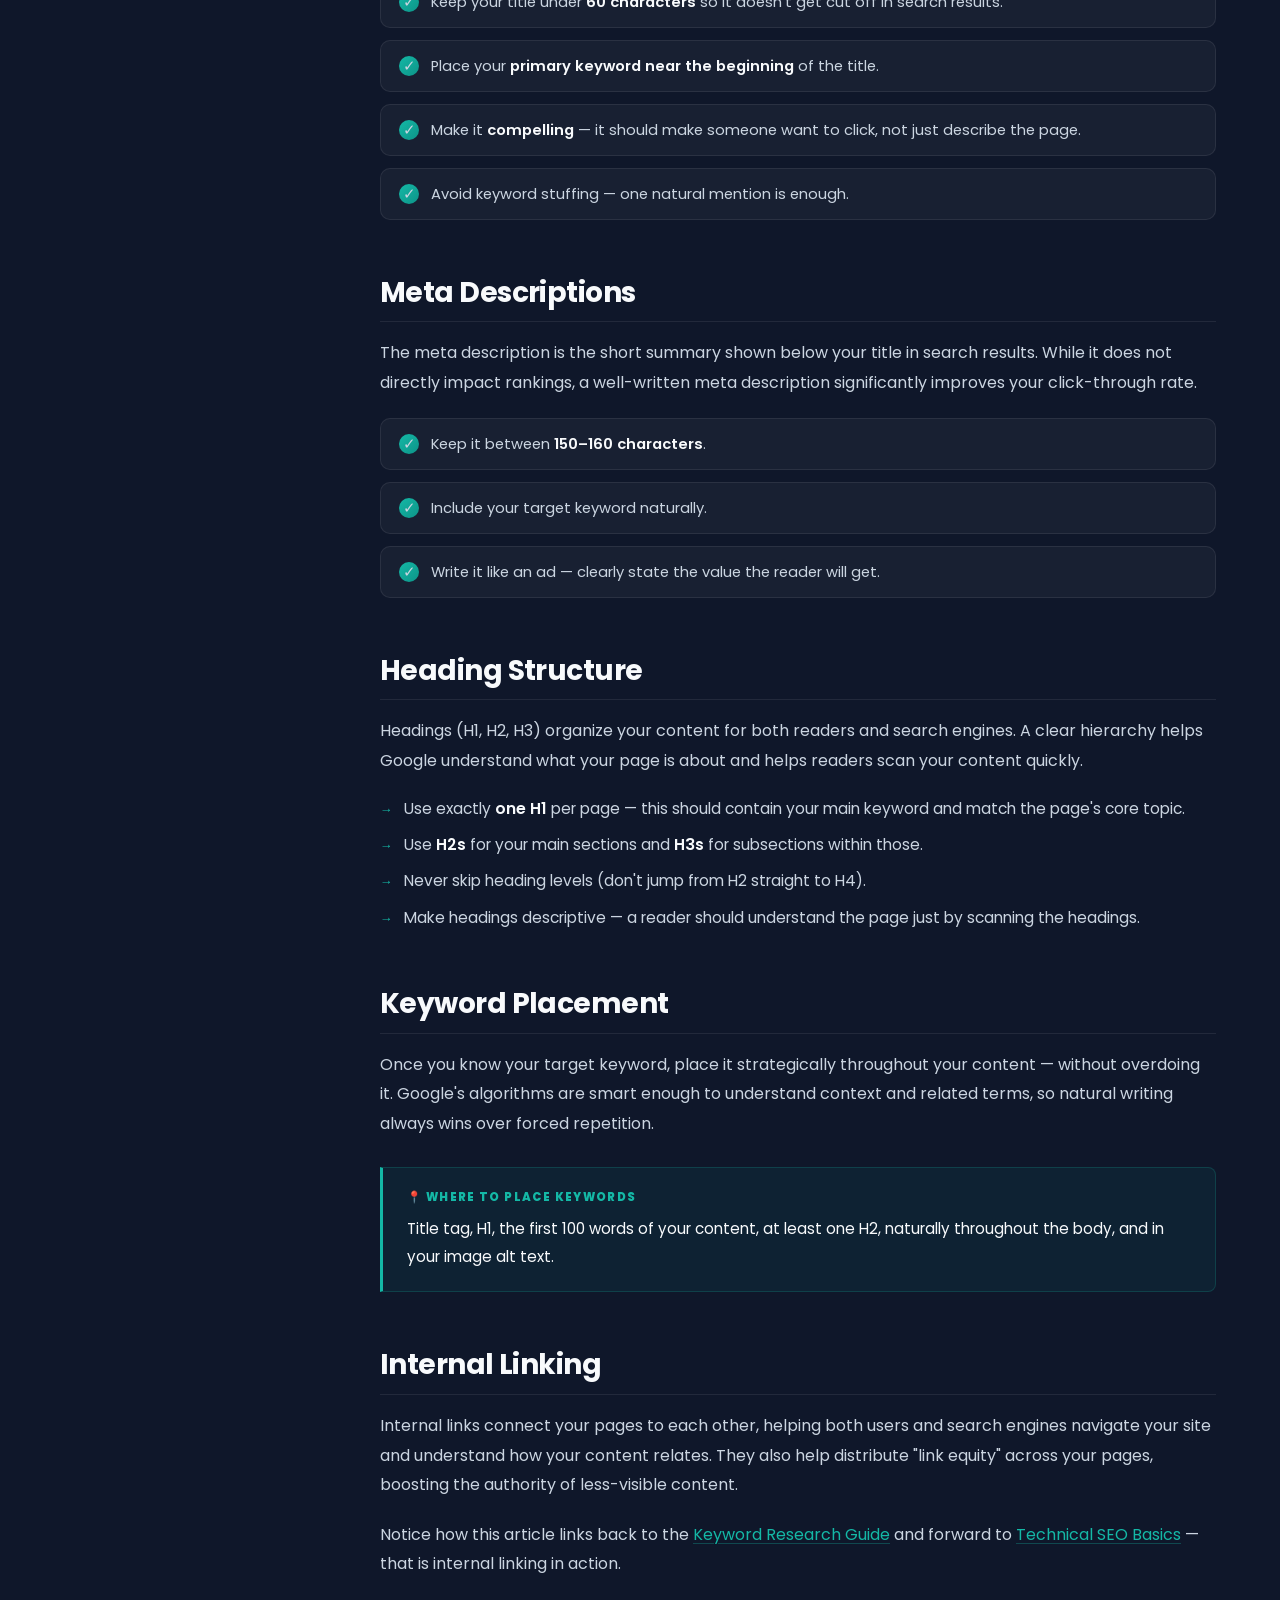
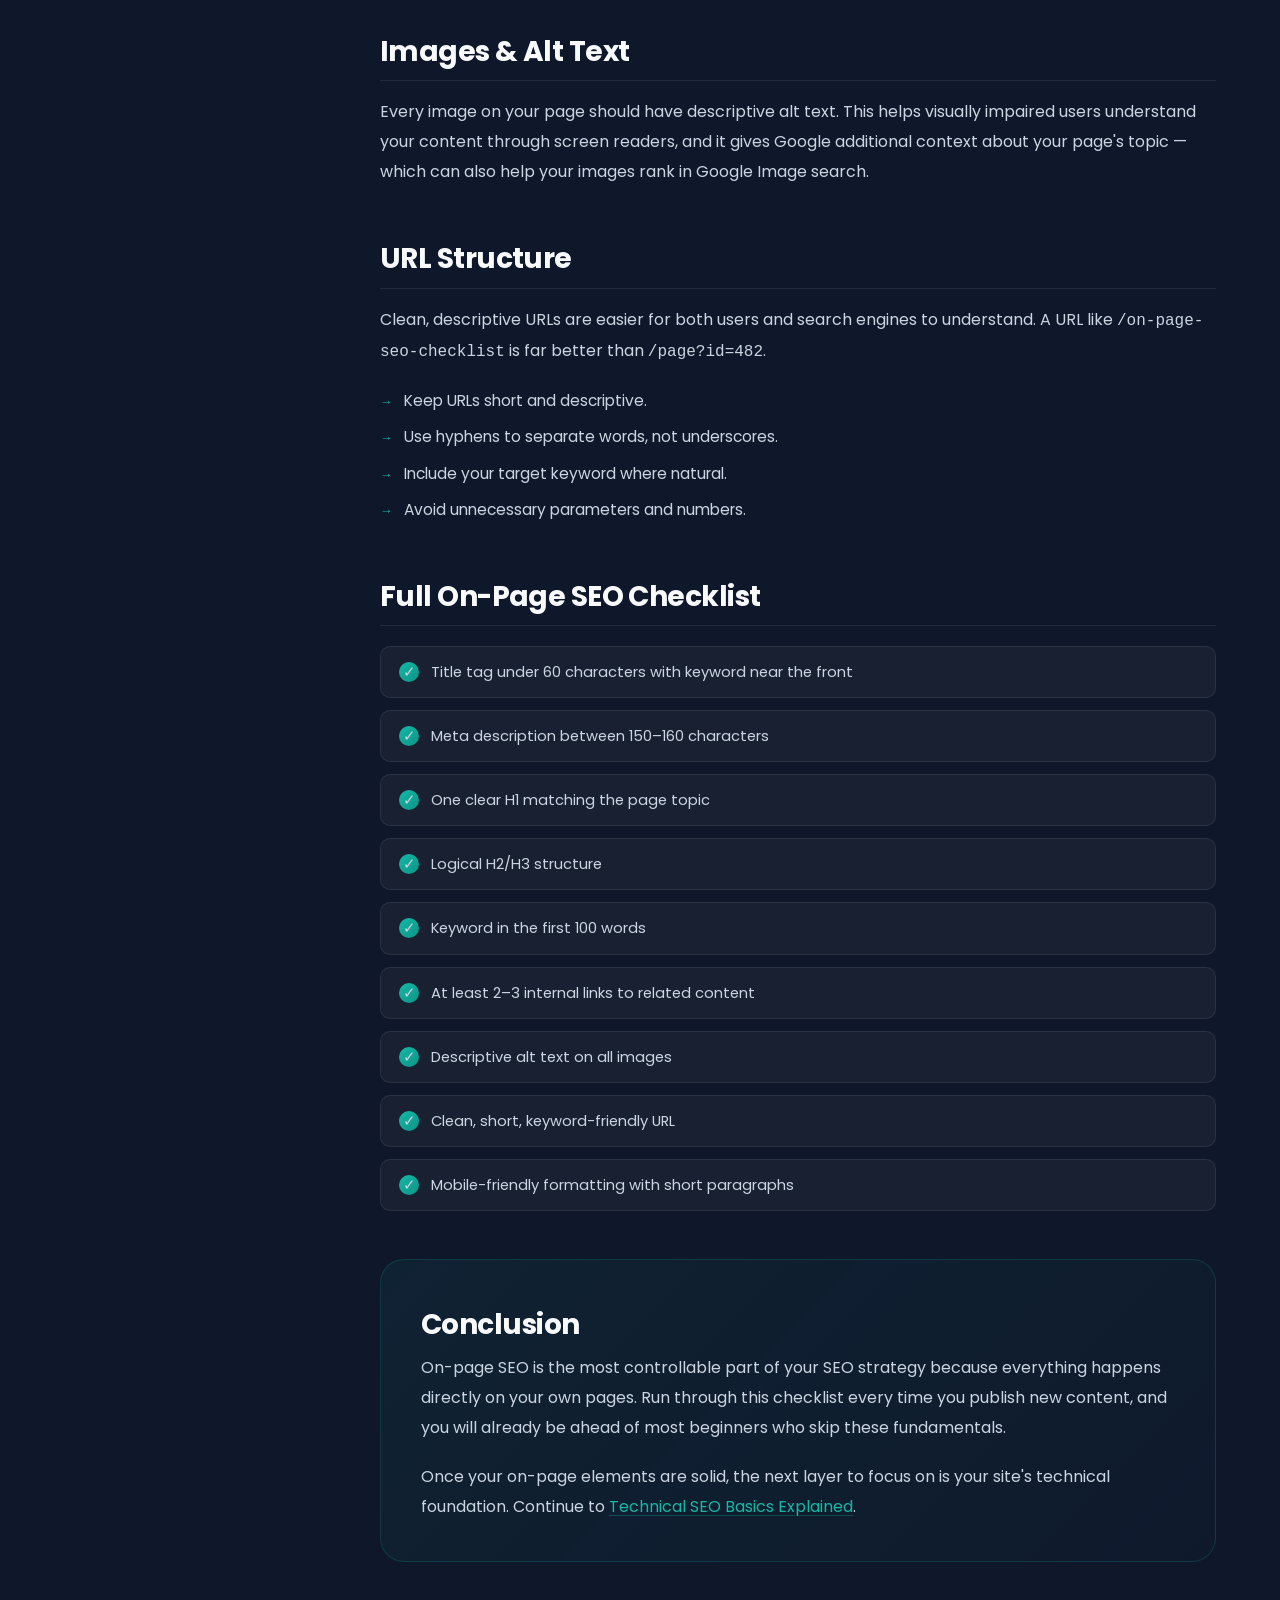
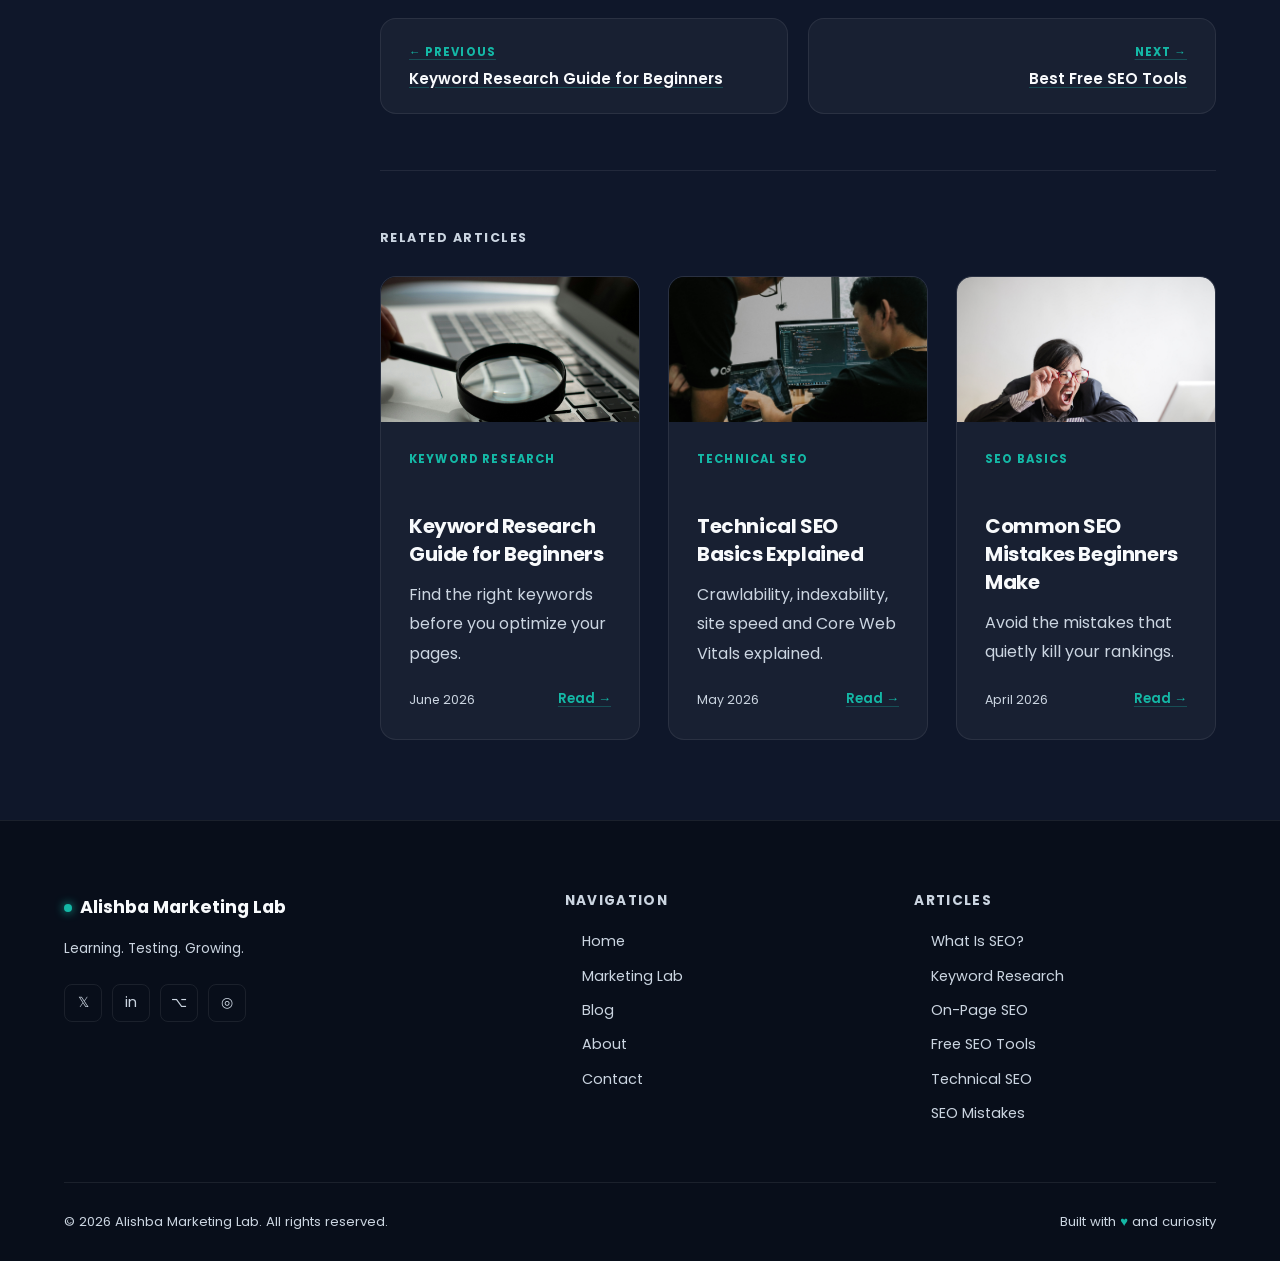
<file: article-on-page-seo-checklist.html>
<!DOCTYPE html>
<html lang="en">
<head>
  <meta charset="UTF-8" />
  <meta name="viewport" content="width=device-width, initial-scale=1.0" />
  <title>On-Page SEO Checklist for Every Page | Alishba Marketing Lab</title>
  <meta name="description" content="A practical on-page SEO checklist covering title tags, meta descriptions, headings, internal links, images and more for every page you publish." />
  <meta name="author" content="Alishba Marketing Lab" />
  <meta property="og:title" content="On-Page SEO Checklist for Every Page" />
  <meta property="og:description" content="The exact checklist to optimize any page before and after publishing." />
  <meta property="og:type" content="article" />
  <link rel="stylesheet" href="style.css" />
</head>
<body>

  <nav class="nav" role="navigation" aria-label="Main navigation">
    <div class="container">
      <div class="nav-inner">
        <a href="index.html" class="nav-logo">
          <span class="nav-logo-dot"></span>
          Alishba Marketing Lab
        </a>
        <ul class="nav-links" role="list">
          <li><a href="index.html">Home</a></li>
          <li><a href="marketing-lab.html">Marketing Lab</a></li>
          <li><a href="blog.html" class="active">Blog</a></li>
          <li><a href="about.html">About</a></li>
          <li><a href="contact.html" class="nav-cta">Contact</a></li>
        </ul>
        <button class="nav-toggle" aria-label="Toggle menu"><span></span><span></span><span></span></button>
      </div>
    </div>
  </nav>

  <header class="article-hero">
    <div class="article-hero-bg" style="background: radial-gradient(ellipse 60% 50% at 50% 0%, rgba(20,184,166,0.07), transparent 70%);"></div>
    <div class="container">
      <nav class="article-breadcrumb" aria-label="Breadcrumb">
        <a href="index.html">Home</a><span>›</span><a href="blog.html">Blog</a><span>›</span><span style="color:var(--text-muted);">On-Page SEO Checklist</span>
      </nav>
      <a href="blog.html" class="back-to-blog">← Back to Blog</a>
      <div class="article-hero-tag">On-Page SEO</div>
      <h1>On-Page SEO Checklist for Every Page</h1>
      <div class="article-meta-bar">
        <div class="article-meta-item"><span class="article-meta-icon">✍️</span><span>By <strong>Alishba Marketing Lab</strong></span></div>
        <div class="article-meta-item"><span class="article-meta-icon">📅</span><span><strong>June 2026</strong></span></div>
        <div class="article-meta-item"><span class="article-meta-icon">⏱️</span><span><strong>7 min</strong> read</span></div>
        <div class="article-meta-item"><span class="article-meta-icon">📂</span><span>On-Page SEO</span></div>
      </div>
    </div>
  </header>

  <div class="container">
    <div class="article-featured-img">
    <img
      src="images/on-page-seo.jpg"
      alt="On-Page SEO Checklist for Every Page – featured image"
      class="article-hero-image"
      loading="eager"
      width="1200"
      height="630"
    />
  </div>
  </div>

  <div class="container">
    <div class="article-layout">

      <aside class="toc" aria-label="Table of contents">
        <div class="toc-title">Table of Contents</div>
        <nav class="toc-list">
          <a href="#what-is-on-page-seo">What Is On-Page SEO?</a>
          <a href="#title-tags">Title Tags</a>
          <a href="#meta-descriptions">Meta Descriptions</a>
          <a href="#heading-structure">Heading Structure</a>
          <a href="#keyword-placement">Keyword Placement</a>
          <a href="#internal-linking">Internal Linking</a>
          <a href="#images-alt-text">Images &amp; Alt Text</a>
          <a href="#url-structure">URL Structure</a>
          <a href="#full-checklist">Full Checklist</a>
          <a href="#conclusion">Conclusion</a>
        </nav>
      </aside>

      <article class="article-body-content">

        <h2 id="what-is-on-page-seo">What Is On-Page SEO?</h2>
        <p>On-page SEO refers to all the optimizations you make directly on your website's pages to help them rank higher in search results. Unlike off-page or technical SEO, on-page SEO is entirely within your control — it is about how you structure and write your content.</p>
        <p>If you have not yet read our foundational guide, start with <a href="article-what-is-seo.html">What Is SEO? A Beginner's Complete Guide</a> before diving into this checklist. And if you have not done your keyword research yet, check out the <a href="article-keyword-research-guide.html">Keyword Research Guide for Beginners</a> first — on-page SEO only works once you know which keywords to target.</p>

        <h2 id="title-tags">Title Tags</h2>
        <p>Your title tag is the clickable headline shown in search results. It is one of the strongest on-page ranking signals and also the first thing users see when deciding whether to click your link.</p>
        <div class="checklist">
          <div class="checklist-item"><span class="checklist-check">✓</span><span>Keep your title under <strong>60 characters</strong> so it doesn't get cut off in search results.</span></div>
          <div class="checklist-item"><span class="checklist-check">✓</span><span>Place your <strong>primary keyword near the beginning</strong> of the title.</span></div>
          <div class="checklist-item"><span class="checklist-check">✓</span><span>Make it <strong>compelling</strong> — it should make someone want to click, not just describe the page.</span></div>
          <div class="checklist-item"><span class="checklist-check">✓</span><span>Avoid keyword stuffing — one natural mention is enough.</span></div>
        </div>

        <h2 id="meta-descriptions">Meta Descriptions</h2>
        <p>The meta description is the short summary shown below your title in search results. While it does not directly impact rankings, a well-written meta description significantly improves your click-through rate.</p>
        <div class="checklist">
          <div class="checklist-item"><span class="checklist-check">✓</span><span>Keep it between <strong>150–160 characters</strong>.</span></div>
          <div class="checklist-item"><span class="checklist-check">✓</span><span>Include your target keyword naturally.</span></div>
          <div class="checklist-item"><span class="checklist-check">✓</span><span>Write it like an ad — clearly state the value the reader will get.</span></div>
        </div>

        <h2 id="heading-structure">Heading Structure</h2>
        <p>Headings (H1, H2, H3) organize your content for both readers and search engines. A clear hierarchy helps Google understand what your page is about and helps readers scan your content quickly.</p>
        <ul>
          <li>Use exactly <strong>one H1</strong> per page — this should contain your main keyword and match the page's core topic.</li>
          <li>Use <strong>H2s</strong> for your main sections and <strong>H3s</strong> for subsections within those.</li>
          <li>Never skip heading levels (don't jump from H2 straight to H4).</li>
          <li>Make headings descriptive — a reader should understand the page just by scanning the headings.</li>
        </ul>

        <h2 id="keyword-placement">Keyword Placement</h2>
        <p>Once you know your target keyword, place it strategically throughout your content — without overdoing it. Google's algorithms are smart enough to understand context and related terms, so natural writing always wins over forced repetition.</p>
        <div class="callout">
          <span class="callout-label">📍 Where to Place Keywords</span>
          <p>Title tag, H1, the first 100 words of your content, at least one H2, naturally throughout the body, and in your image alt text.</p>
        </div>

        <h2 id="internal-linking">Internal Linking</h2>
        <p>Internal links connect your pages to each other, helping both users and search engines navigate your site and understand how your content relates. They also help distribute "link equity" across your pages, boosting the authority of less-visible content.</p>
        <p>Notice how this article links back to the <a href="article-keyword-research-guide.html">Keyword Research Guide</a> and forward to <a href="article-technical-seo-basics.html">Technical SEO Basics</a> — that is internal linking in action.</p>

        <h2 id="images-alt-text">Images &amp; Alt Text</h2>
        <p>Every image on your page should have descriptive alt text. This helps visually impaired users understand your content through screen readers, and it gives Google additional context about your page's topic — which can also help your images rank in Google Image search.</p>

        <h2 id="url-structure">URL Structure</h2>
        <p>Clean, descriptive URLs are easier for both users and search engines to understand. A URL like <code>/on-page-seo-checklist</code> is far better than <code>/page?id=482</code>.</p>
        <ul>
          <li>Keep URLs short and descriptive.</li>
          <li>Use hyphens to separate words, not underscores.</li>
          <li>Include your target keyword where natural.</li>
          <li>Avoid unnecessary parameters and numbers.</li>
        </ul>

        <h2 id="full-checklist">Full On-Page SEO Checklist</h2>
        <div class="checklist">
          <div class="checklist-item"><span class="checklist-check">✓</span><span>Title tag under 60 characters with keyword near the front</span></div>
          <div class="checklist-item"><span class="checklist-check">✓</span><span>Meta description between 150–160 characters</span></div>
          <div class="checklist-item"><span class="checklist-check">✓</span><span>One clear H1 matching the page topic</span></div>
          <div class="checklist-item"><span class="checklist-check">✓</span><span>Logical H2/H3 structure</span></div>
          <div class="checklist-item"><span class="checklist-check">✓</span><span>Keyword in the first 100 words</span></div>
          <div class="checklist-item"><span class="checklist-check">✓</span><span>At least 2–3 internal links to related content</span></div>
          <div class="checklist-item"><span class="checklist-check">✓</span><span>Descriptive alt text on all images</span></div>
          <div class="checklist-item"><span class="checklist-check">✓</span><span>Clean, short, keyword-friendly URL</span></div>
          <div class="checklist-item"><span class="checklist-check">✓</span><span>Mobile-friendly formatting with short paragraphs</span></div>
        </div>

        <div class="article-conclusion">
          <h2 id="conclusion">Conclusion</h2>
          <p>On-page SEO is the most controllable part of your SEO strategy because everything happens directly on your own pages. Run through this checklist every time you publish new content, and you will already be ahead of most beginners who skip these fundamentals.</p>
          <p style="margin-bottom:0;">Once your on-page elements are solid, the next layer to focus on is your site's technical foundation. Continue to <a href="article-technical-seo-basics.html">Technical SEO Basics Explained</a>.</p>
        </div>

        <nav class="article-nav" aria-label="Article navigation">
          <a href="article-keyword-research-guide.html" class="article-nav-btn">
            <div class="article-nav-direction">← Previous</div>
            <div class="article-nav-title">Keyword Research Guide for Beginners</div>
          </a>
          <a href="article-best-free-seo-tools.html" class="article-nav-btn next">
            <div class="article-nav-direction">Next →</div>
            <div class="article-nav-title">Best Free SEO Tools</div>
          </a>
        </nav>

        <section class="related-articles" aria-label="Related articles">
          <div class="related-articles-title">Related Articles</div>
          <div class="grid-3">
            <article class="article-card">
              <div class="article-img-wrap"><img src="images/keyword-research.jpg" alt="Keyword Research Guide for Beginners" class="article-image" loading="lazy" width="800" height="450"/></div>
              <div class="article-body">
                <span class="article-tag">Keyword Research</span>
                <h3 class="article-title">Keyword Research Guide for Beginners</h3>
                <p class="article-excerpt">Find the right keywords before you optimize your pages.</p>
                <div class="article-meta"><span class="article-date">June 2026</span><a href="article-keyword-research-guide.html" class="article-link">Read →</a></div>
              </div>
            </article>
            <article class="article-card">
              <div class="article-img-wrap"><img src="images/technical-seo.jpg" alt="Technical SEO Basics Explained" class="article-image" loading="lazy" width="800" height="450"/></div>
              <div class="article-body">
                <span class="article-tag">Technical SEO</span>
                <h3 class="article-title">Technical SEO Basics Explained</h3>
                <p class="article-excerpt">Crawlability, indexability, site speed and Core Web Vitals explained.</p>
                <div class="article-meta"><span class="article-date">May 2026</span><a href="article-technical-seo-basics.html" class="article-link">Read →</a></div>
              </div>
            </article>
            <article class="article-card">
              <div class="article-img-wrap"><img src="images/seo-mistakes.jpg" alt="Common SEO Mistakes Beginners Make" class="article-image" loading="lazy" width="800" height="450"/></div>
              <div class="article-body">
                <span class="article-tag">SEO Basics</span>
                <h3 class="article-title">Common SEO Mistakes Beginners Make</h3>
                <p class="article-excerpt">Avoid the mistakes that quietly kill your rankings.</p>
                <div class="article-meta"><span class="article-date">April 2026</span><a href="article-common-seo-mistakes.html" class="article-link">Read →</a></div>
              </div>
            </article>
          </div>
        </section>

      </article>
    </div>
  </div>

  <footer class="footer" role="contentinfo">
    <div class="container">
      <div class="footer-grid">
        <div>
          <div class="footer-logo"><span class="nav-logo-dot"></span> Alishba Marketing Lab</div>
          <p class="footer-tagline">Learning. Testing. Growing.</p>
          <div class="social-icons">
            <a href="#" class="social-icon" aria-label="Twitter">𝕏</a>
            <a href="#" class="social-icon" aria-label="LinkedIn">in</a>
            <a href="#" class="social-icon" aria-label="GitHub">⌥</a>
            <a href="#" class="social-icon" aria-label="Instagram">◎</a>
          </div>
        </div>
        <div class="footer-col">
          <h4>Navigation</h4>
          <nav class="footer-links">
            <a href="index.html">Home</a>
            <a href="marketing-lab.html">Marketing Lab</a>
            <a href="blog.html">Blog</a>
            <a href="about.html">About</a>
            <a href="contact.html">Contact</a>
          </nav>
        </div>
        <div class="footer-col">
          <h4>Articles</h4>
          <nav class="footer-links">
            <a href="article-what-is-seo.html">What Is SEO?</a>
            <a href="article-keyword-research-guide.html">Keyword Research</a>
            <a href="article-on-page-seo-checklist.html">On-Page SEO</a>
            <a href="article-best-free-seo-tools.html">Free SEO Tools</a>
            <a href="article-technical-seo-basics.html">Technical SEO</a>
            <a href="article-common-seo-mistakes.html">SEO Mistakes</a>
          </nav>
        </div>
      </div>
      <div class="footer-bottom">
        <p class="footer-copy">© 2026 Alishba Marketing Lab. All rights reserved.</p>
        <p class="footer-love">Built with <span>♥</span> and curiosity</p>
      </div>
    </div>
  </footer>

  <script src="script.js"></script>
  <script>
    const tocLinks = document.querySelectorAll('.toc-list a');
    const headings = document.querySelectorAll('.article-body-content h2, .article-body-content h3');
    window.addEventListener('scroll', () => {
      let current = '';
      headings.forEach(h => { if (window.scrollY >= h.offsetTop - 120) current = h.id; });
      tocLinks.forEach(a => a.classList.toggle('toc-active', a.getAttribute('href') === '#' + current));
    }, { passive: true });
  </script>
</body>
</html>
</file>
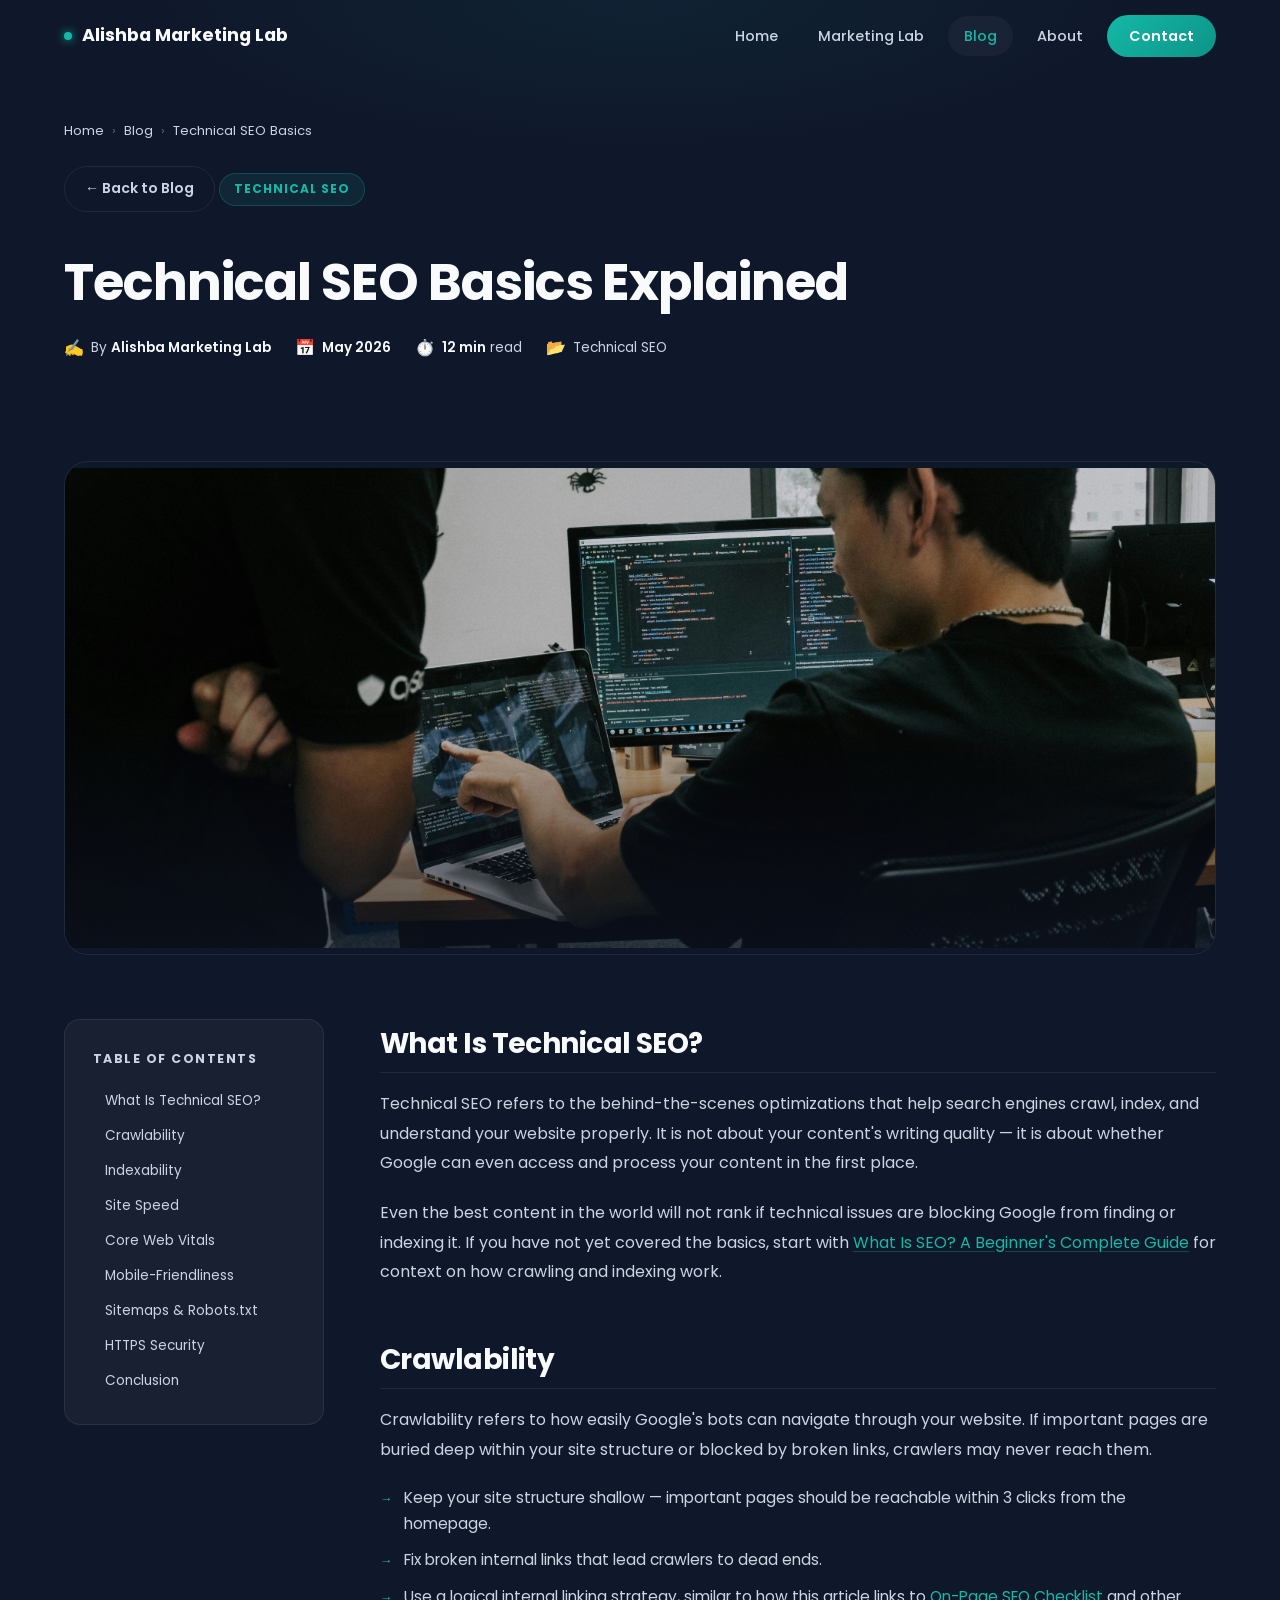
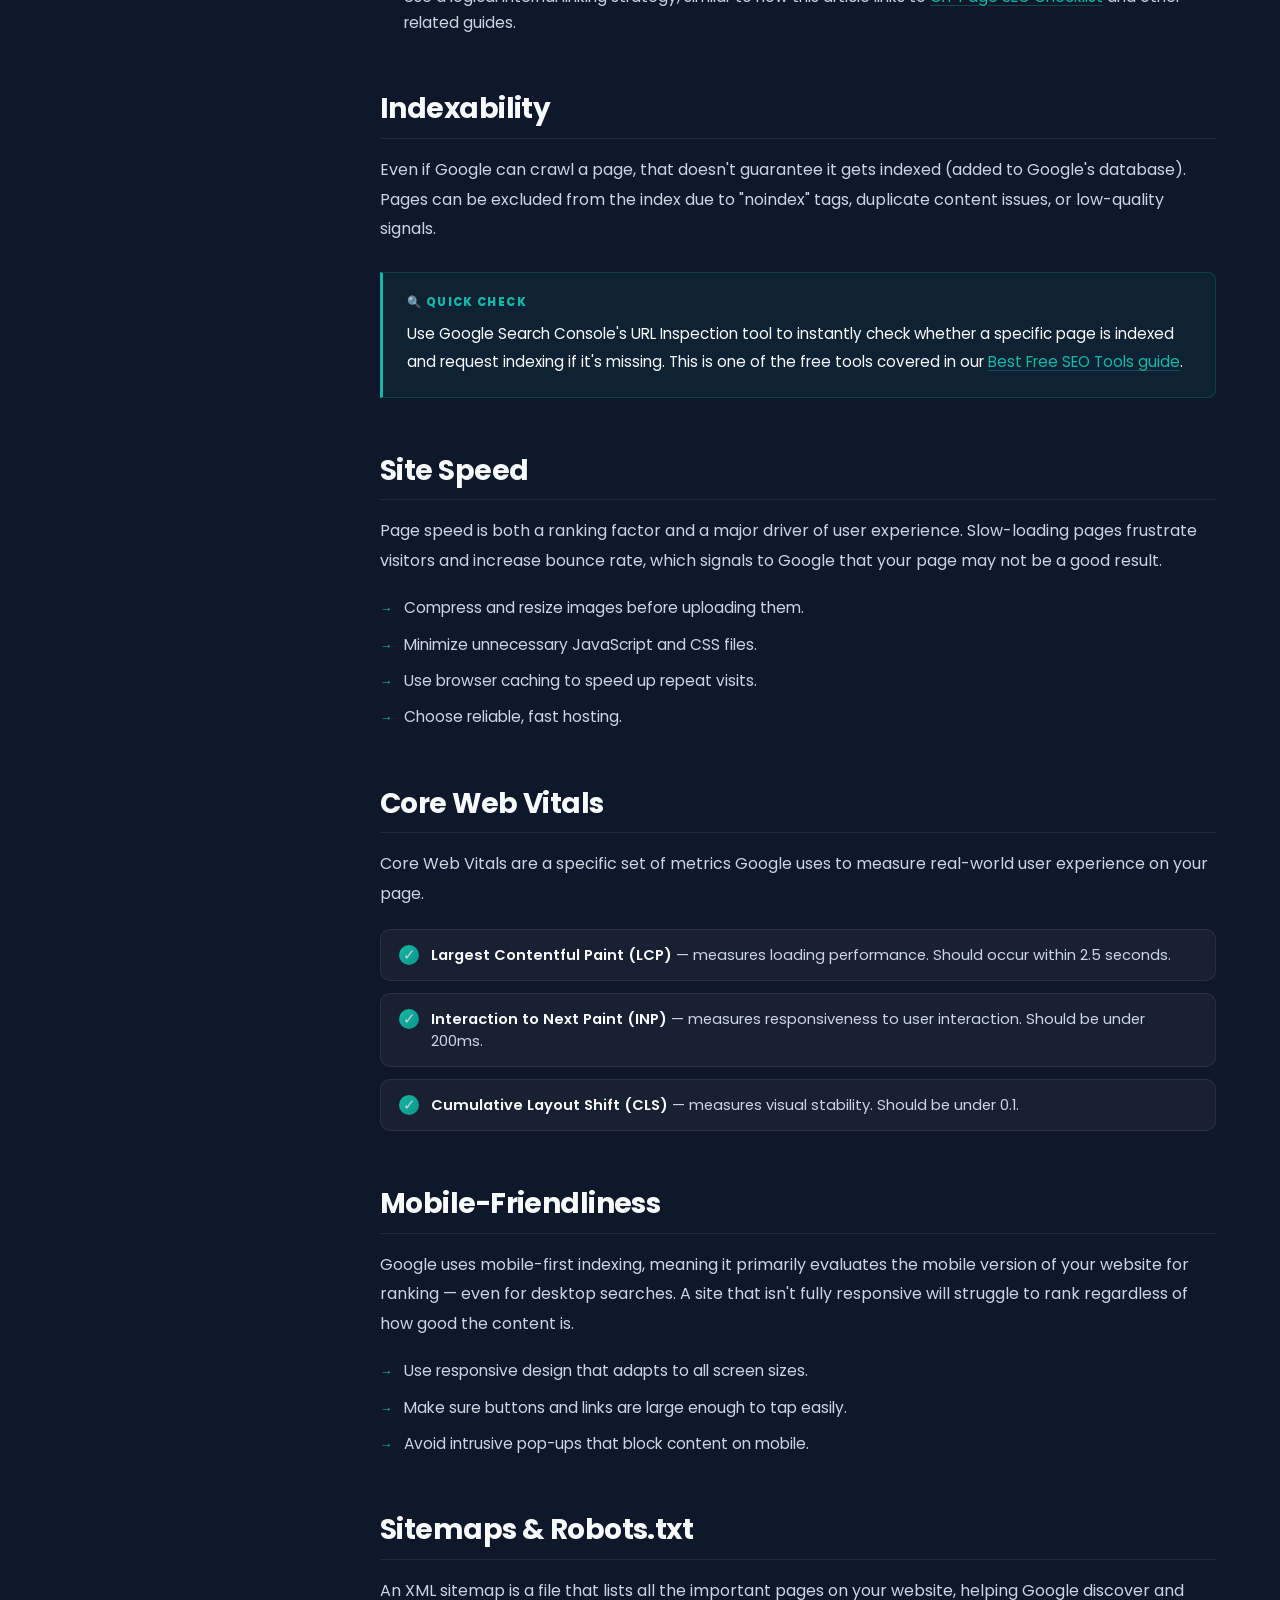
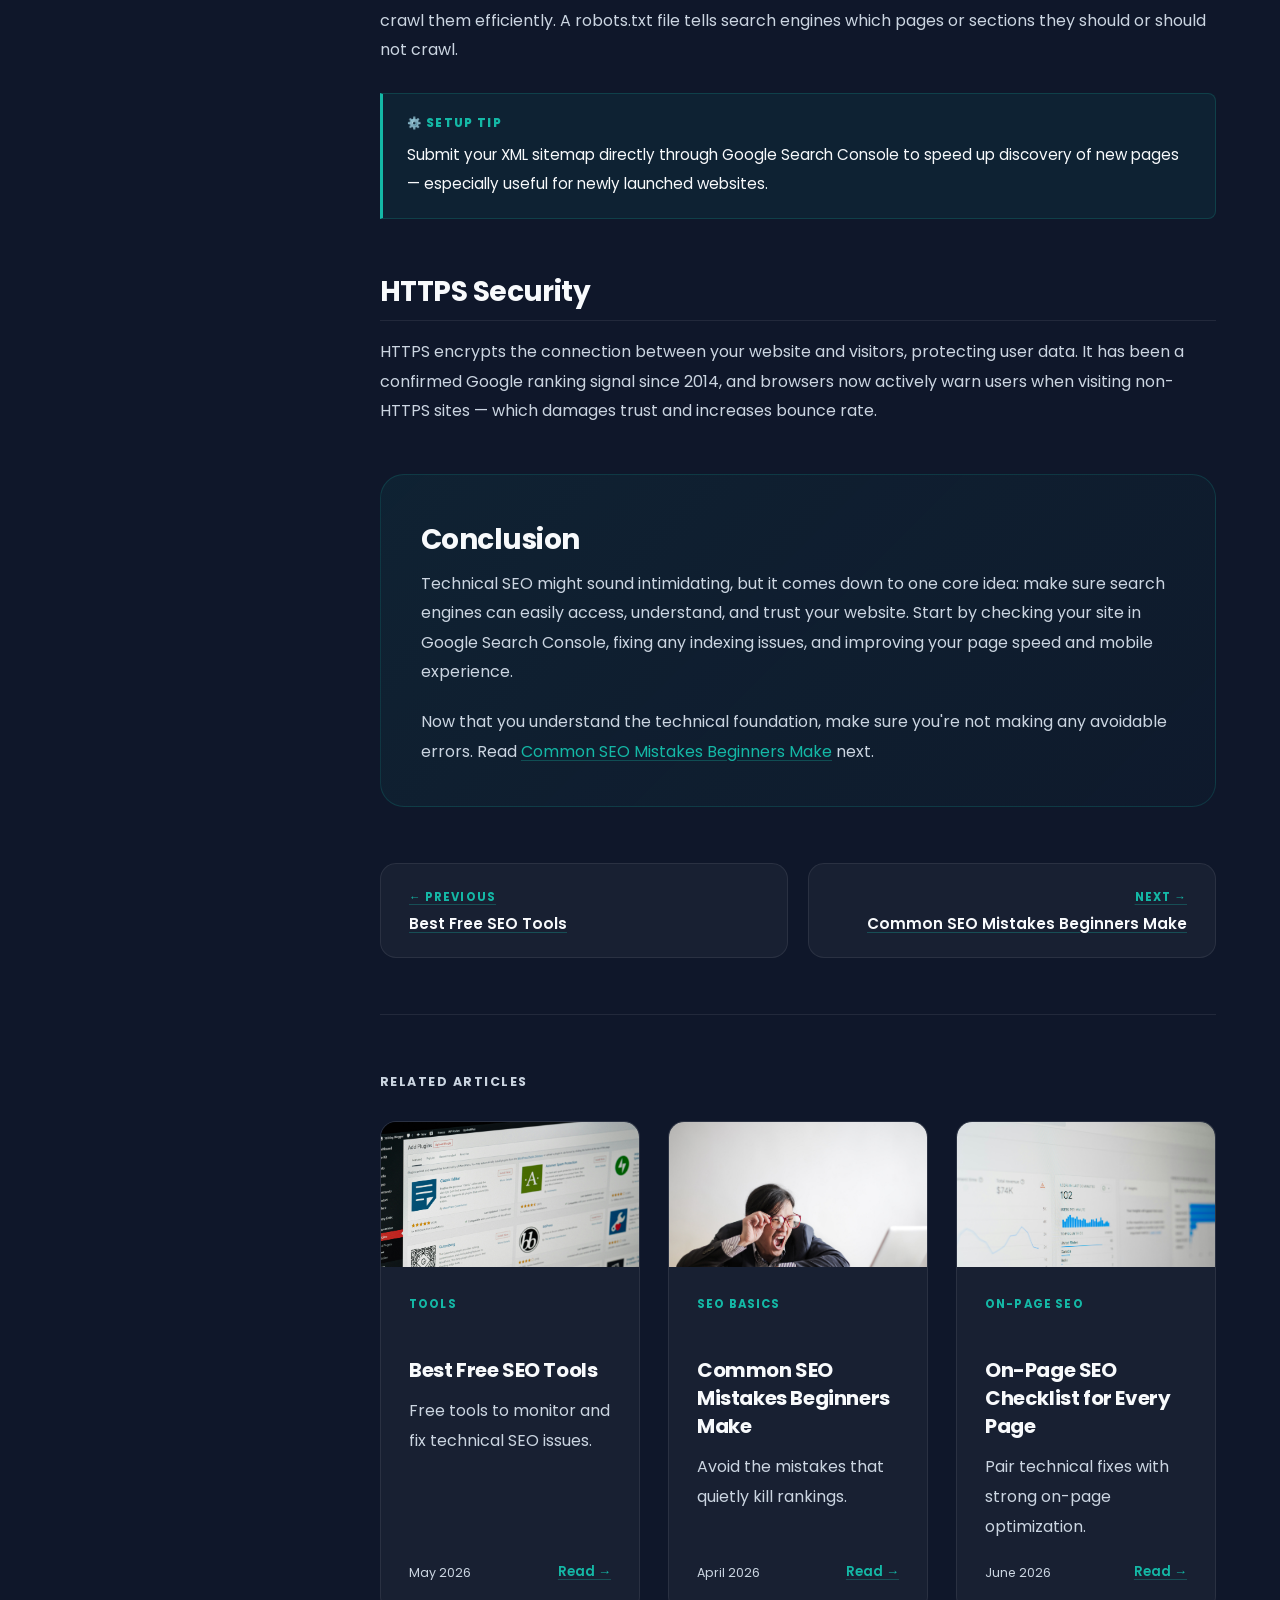
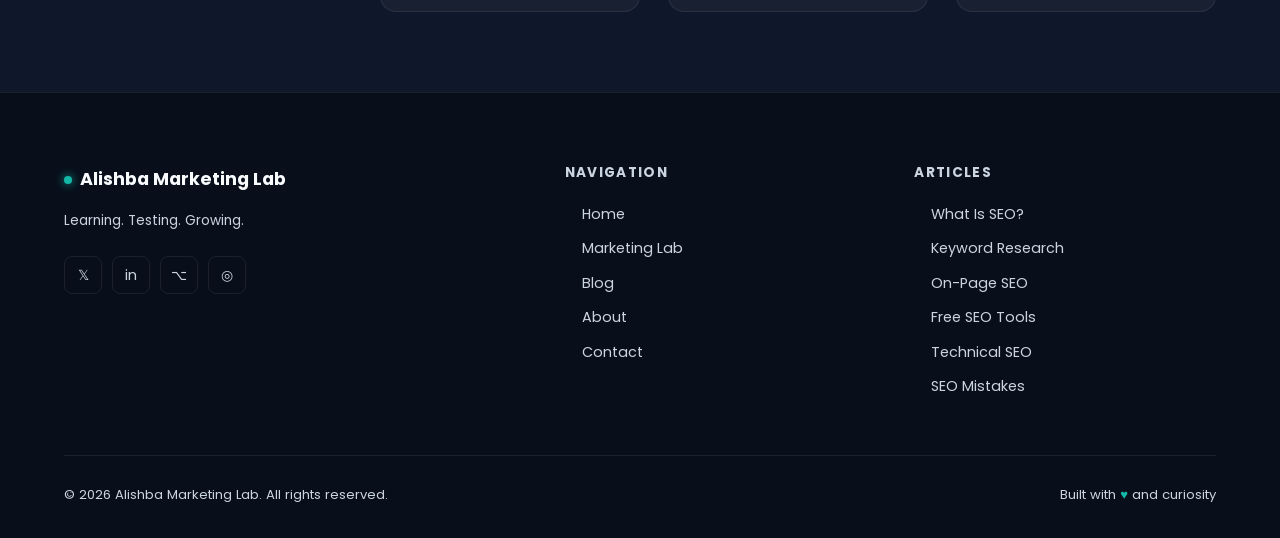
<file: article-technical-seo-basics.html>
<!DOCTYPE html>
<html lang="en">
<head>
  <meta charset="UTF-8" />
  <meta name="viewport" content="width=device-width, initial-scale=1.0" />
  <title>Technical SEO Basics Explained | Alishba Marketing Lab</title>
  <meta name="description" content="Understand crawlability, indexability, site speed, Core Web Vitals, sitemaps and robots.txt — the technical SEO basics every beginner should know." />
  <meta name="author" content="Alishba Marketing Lab" />
  <meta property="og:title" content="Technical SEO Basics Explained" />
  <meta property="og:description" content="What technical SEO is and why Google cares about it." />
  <meta property="og:type" content="article" />
  <link rel="stylesheet" href="style.css" />
</head>
<body>

  <nav class="nav" role="navigation" aria-label="Main navigation">
    <div class="container">
      <div class="nav-inner">
        <a href="index.html" class="nav-logo">
          <span class="nav-logo-dot"></span>
          Alishba Marketing Lab
        </a>
        <ul class="nav-links" role="list">
          <li><a href="index.html">Home</a></li>
          <li><a href="marketing-lab.html">Marketing Lab</a></li>
          <li><a href="blog.html" class="active">Blog</a></li>
          <li><a href="about.html">About</a></li>
          <li><a href="contact.html" class="nav-cta">Contact</a></li>
        </ul>
        <button class="nav-toggle" aria-label="Toggle menu"><span></span><span></span><span></span></button>
      </div>
    </div>
  </nav>

  <header class="article-hero">
    <div class="article-hero-bg" style="background: radial-gradient(ellipse 60% 50% at 50% 0%, rgba(20,184,166,0.07), transparent 70%);"></div>
    <div class="container">
      <nav class="article-breadcrumb" aria-label="Breadcrumb">
        <a href="index.html">Home</a><span>›</span><a href="blog.html">Blog</a><span>›</span><span style="color:var(--text-muted);">Technical SEO Basics</span>
      </nav>
      <a href="blog.html" class="back-to-blog">← Back to Blog</a>
      <div class="article-hero-tag">Technical SEO</div>
      <h1>Technical SEO Basics Explained</h1>
      <div class="article-meta-bar">
        <div class="article-meta-item"><span class="article-meta-icon">✍️</span><span>By <strong>Alishba Marketing Lab</strong></span></div>
        <div class="article-meta-item"><span class="article-meta-icon">📅</span><span><strong>May 2026</strong></span></div>
        <div class="article-meta-item"><span class="article-meta-icon">⏱️</span><span><strong>12 min</strong> read</span></div>
        <div class="article-meta-item"><span class="article-meta-icon">📂</span><span>Technical SEO</span></div>
      </div>
    </div>
  </header>

  <div class="container">
    <div class="article-featured-img">
    <img
      src="images/technical-seo.jpg"
      alt="Technical SEO Basics Explained – featured image"
      class="article-hero-image"
      loading="eager"
      width="1200"
      height="630"
    />
  </div>
  </div>

  <div class="container">
    <div class="article-layout">

      <aside class="toc" aria-label="Table of contents">
        <div class="toc-title">Table of Contents</div>
        <nav class="toc-list">
          <a href="#what-is-technical-seo">What Is Technical SEO?</a>
          <a href="#crawlability">Crawlability</a>
          <a href="#indexability">Indexability</a>
          <a href="#site-speed">Site Speed</a>
          <a href="#core-web-vitals">Core Web Vitals</a>
          <a href="#mobile-friendliness">Mobile-Friendliness</a>
          <a href="#sitemaps-robots">Sitemaps &amp; Robots.txt</a>
          <a href="#https">HTTPS Security</a>
          <a href="#conclusion">Conclusion</a>
        </nav>
      </aside>

      <article class="article-body-content">

        <h2 id="what-is-technical-seo">What Is Technical SEO?</h2>
        <p>Technical SEO refers to the behind-the-scenes optimizations that help search engines crawl, index, and understand your website properly. It is not about your content's writing quality — it is about whether Google can even access and process your content in the first place.</p>
        <p>Even the best content in the world will not rank if technical issues are blocking Google from finding or indexing it. If you have not yet covered the basics, start with <a href="article-what-is-seo.html">What Is SEO? A Beginner's Complete Guide</a> for context on how crawling and indexing work.</p>

        <h2 id="crawlability">Crawlability</h2>
        <p>Crawlability refers to how easily Google's bots can navigate through your website. If important pages are buried deep within your site structure or blocked by broken links, crawlers may never reach them.</p>
        <ul>
          <li>Keep your site structure shallow — important pages should be reachable within 3 clicks from the homepage.</li>
          <li>Fix broken internal links that lead crawlers to dead ends.</li>
          <li>Use a logical internal linking strategy, similar to how this article links to <a href="article-on-page-seo-checklist.html">On-Page SEO Checklist</a> and other related guides.</li>
        </ul>

        <h2 id="indexability">Indexability</h2>
        <p>Even if Google can crawl a page, that doesn't guarantee it gets indexed (added to Google's database). Pages can be excluded from the index due to "noindex" tags, duplicate content issues, or low-quality signals.</p>
        <div class="callout">
          <span class="callout-label">🔍 Quick Check</span>
          <p>Use Google Search Console's URL Inspection tool to instantly check whether a specific page is indexed and request indexing if it's missing. This is one of the free tools covered in our <a href="article-best-free-seo-tools.html">Best Free SEO Tools guide</a>.</p>
        </div>

        <h2 id="site-speed">Site Speed</h2>
        <p>Page speed is both a ranking factor and a major driver of user experience. Slow-loading pages frustrate visitors and increase bounce rate, which signals to Google that your page may not be a good result.</p>
        <ul>
          <li>Compress and resize images before uploading them.</li>
          <li>Minimize unnecessary JavaScript and CSS files.</li>
          <li>Use browser caching to speed up repeat visits.</li>
          <li>Choose reliable, fast hosting.</li>
        </ul>

        <h2 id="core-web-vitals">Core Web Vitals</h2>
        <p>Core Web Vitals are a specific set of metrics Google uses to measure real-world user experience on your page.</p>
        <div class="checklist">
          <div class="checklist-item"><span class="checklist-check">✓</span><span><strong>Largest Contentful Paint (LCP)</strong> — measures loading performance. Should occur within 2.5 seconds.</span></div>
          <div class="checklist-item"><span class="checklist-check">✓</span><span><strong>Interaction to Next Paint (INP)</strong> — measures responsiveness to user interaction. Should be under 200ms.</span></div>
          <div class="checklist-item"><span class="checklist-check">✓</span><span><strong>Cumulative Layout Shift (CLS)</strong> — measures visual stability. Should be under 0.1.</span></div>
        </div>

        <h2 id="mobile-friendliness">Mobile-Friendliness</h2>
        <p>Google uses mobile-first indexing, meaning it primarily evaluates the mobile version of your website for ranking — even for desktop searches. A site that isn't fully responsive will struggle to rank regardless of how good the content is.</p>
        <ul>
          <li>Use responsive design that adapts to all screen sizes.</li>
          <li>Make sure buttons and links are large enough to tap easily.</li>
          <li>Avoid intrusive pop-ups that block content on mobile.</li>
        </ul>

        <h2 id="sitemaps-robots">Sitemaps &amp; Robots.txt</h2>
        <p>An XML sitemap is a file that lists all the important pages on your website, helping Google discover and crawl them efficiently. A robots.txt file tells search engines which pages or sections they should or should not crawl.</p>
        <div class="callout">
          <span class="callout-label">⚙️ Setup Tip</span>
          <p>Submit your XML sitemap directly through Google Search Console to speed up discovery of new pages — especially useful for newly launched websites.</p>
        </div>

        <h2 id="https">HTTPS Security</h2>
        <p>HTTPS encrypts the connection between your website and visitors, protecting user data. It has been a confirmed Google ranking signal since 2014, and browsers now actively warn users when visiting non-HTTPS sites — which damages trust and increases bounce rate.</p>

        <div class="article-conclusion">
          <h2 id="conclusion">Conclusion</h2>
          <p>Technical SEO might sound intimidating, but it comes down to one core idea: make sure search engines can easily access, understand, and trust your website. Start by checking your site in Google Search Console, fixing any indexing issues, and improving your page speed and mobile experience.</p>
          <p style="margin-bottom:0;">Now that you understand the technical foundation, make sure you're not making any avoidable errors. Read <a href="article-common-seo-mistakes.html">Common SEO Mistakes Beginners Make</a> next.</p>
        </div>

        <nav class="article-nav" aria-label="Article navigation">
          <a href="article-best-free-seo-tools.html" class="article-nav-btn">
            <div class="article-nav-direction">← Previous</div>
            <div class="article-nav-title">Best Free SEO Tools</div>
          </a>
          <a href="article-common-seo-mistakes.html" class="article-nav-btn next">
            <div class="article-nav-direction">Next →</div>
            <div class="article-nav-title">Common SEO Mistakes Beginners Make</div>
          </a>
        </nav>

        <section class="related-articles" aria-label="Related articles">
          <div class="related-articles-title">Related Articles</div>
          <div class="grid-3">
            <article class="article-card">
              <div class="article-img-wrap"><img src="images/free-seo-tools.jpg" alt="Best Free SEO Tools" class="article-image" loading="lazy" width="800" height="450"/></div>
              <div class="article-body">
                <span class="article-tag">Tools</span>
                <h3 class="article-title">Best Free SEO Tools</h3>
                <p class="article-excerpt">Free tools to monitor and fix technical SEO issues.</p>
                <div class="article-meta"><span class="article-date">May 2026</span><a href="article-best-free-seo-tools.html" class="article-link">Read →</a></div>
              </div>
            </article>
            <article class="article-card">
              <div class="article-img-wrap"><img src="images/seo-mistakes.jpg" alt="Common SEO Mistakes Beginners Make" class="article-image" loading="lazy" width="800" height="450"/></div>
              <div class="article-body">
                <span class="article-tag">SEO Basics</span>
                <h3 class="article-title">Common SEO Mistakes Beginners Make</h3>
                <p class="article-excerpt">Avoid the mistakes that quietly kill rankings.</p>
                <div class="article-meta"><span class="article-date">April 2026</span><a href="article-common-seo-mistakes.html" class="article-link">Read →</a></div>
              </div>
            </article>
            <article class="article-card">
              <div class="article-img-wrap"><img src="images/on-page-seo.jpg" alt="On-Page SEO Checklist for Every Page" class="article-image" loading="lazy" width="800" height="450"/></div>
              <div class="article-body">
                <span class="article-tag">On-Page SEO</span>
                <h3 class="article-title">On-Page SEO Checklist for Every Page</h3>
                <p class="article-excerpt">Pair technical fixes with strong on-page optimization.</p>
                <div class="article-meta"><span class="article-date">June 2026</span><a href="article-on-page-seo-checklist.html" class="article-link">Read →</a></div>
              </div>
            </article>
          </div>
        </section>

      </article>
    </div>
  </div>

  <footer class="footer" role="contentinfo">
    <div class="container">
      <div class="footer-grid">
        <div>
          <div class="footer-logo"><span class="nav-logo-dot"></span> Alishba Marketing Lab</div>
          <p class="footer-tagline">Learning. Testing. Growing.</p>
          <div class="social-icons">
            <a href="#" class="social-icon" aria-label="Twitter">𝕏</a>
            <a href="#" class="social-icon" aria-label="LinkedIn">in</a>
            <a href="#" class="social-icon" aria-label="GitHub">⌥</a>
            <a href="#" class="social-icon" aria-label="Instagram">◎</a>
          </div>
        </div>
        <div class="footer-col">
          <h4>Navigation</h4>
          <nav class="footer-links">
            <a href="index.html">Home</a>
            <a href="marketing-lab.html">Marketing Lab</a>
            <a href="blog.html">Blog</a>
            <a href="about.html">About</a>
            <a href="contact.html">Contact</a>
          </nav>
        </div>
        <div class="footer-col">
          <h4>Articles</h4>
          <nav class="footer-links">
            <a href="article-what-is-seo.html">What Is SEO?</a>
            <a href="article-keyword-research-guide.html">Keyword Research</a>
            <a href="article-on-page-seo-checklist.html">On-Page SEO</a>
            <a href="article-best-free-seo-tools.html">Free SEO Tools</a>
            <a href="article-technical-seo-basics.html">Technical SEO</a>
            <a href="article-common-seo-mistakes.html">SEO Mistakes</a>
          </nav>
        </div>
      </div>
      <div class="footer-bottom">
        <p class="footer-copy">© 2026 Alishba Marketing Lab. All rights reserved.</p>
        <p class="footer-love">Built with <span>♥</span> and curiosity</p>
      </div>
    </div>
  </footer>

  <script src="script.js"></script>
  <script>
    const tocLinks = document.querySelectorAll('.toc-list a');
    const headings = document.querySelectorAll('.article-body-content h2, .article-body-content h3');
    window.addEventListener('scroll', () => {
      let current = '';
      headings.forEach(h => { if (window.scrollY >= h.offsetTop - 120) current = h.id; });
      tocLinks.forEach(a => a.classList.toggle('toc-active', a.getAttribute('href') === '#' + current));
    }, { passive: true });
  </script>
</body>
</html>
</file>
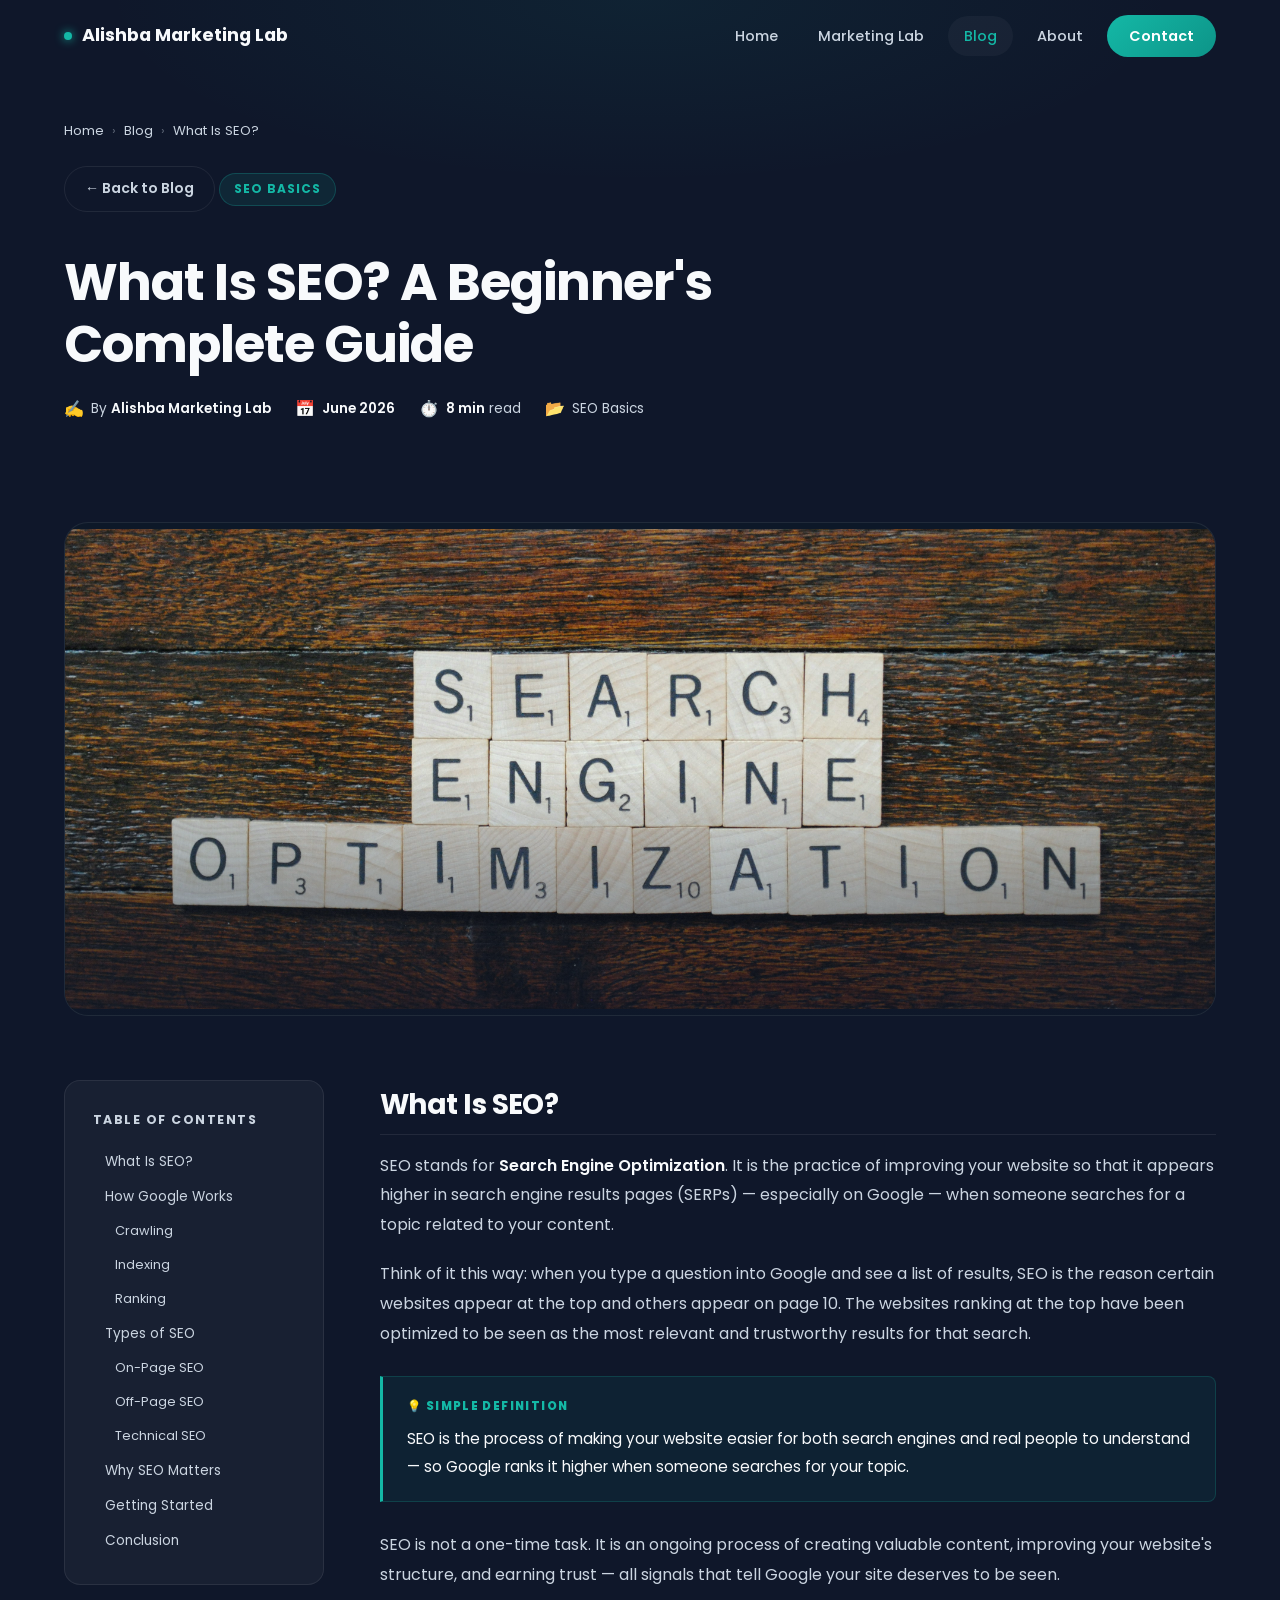
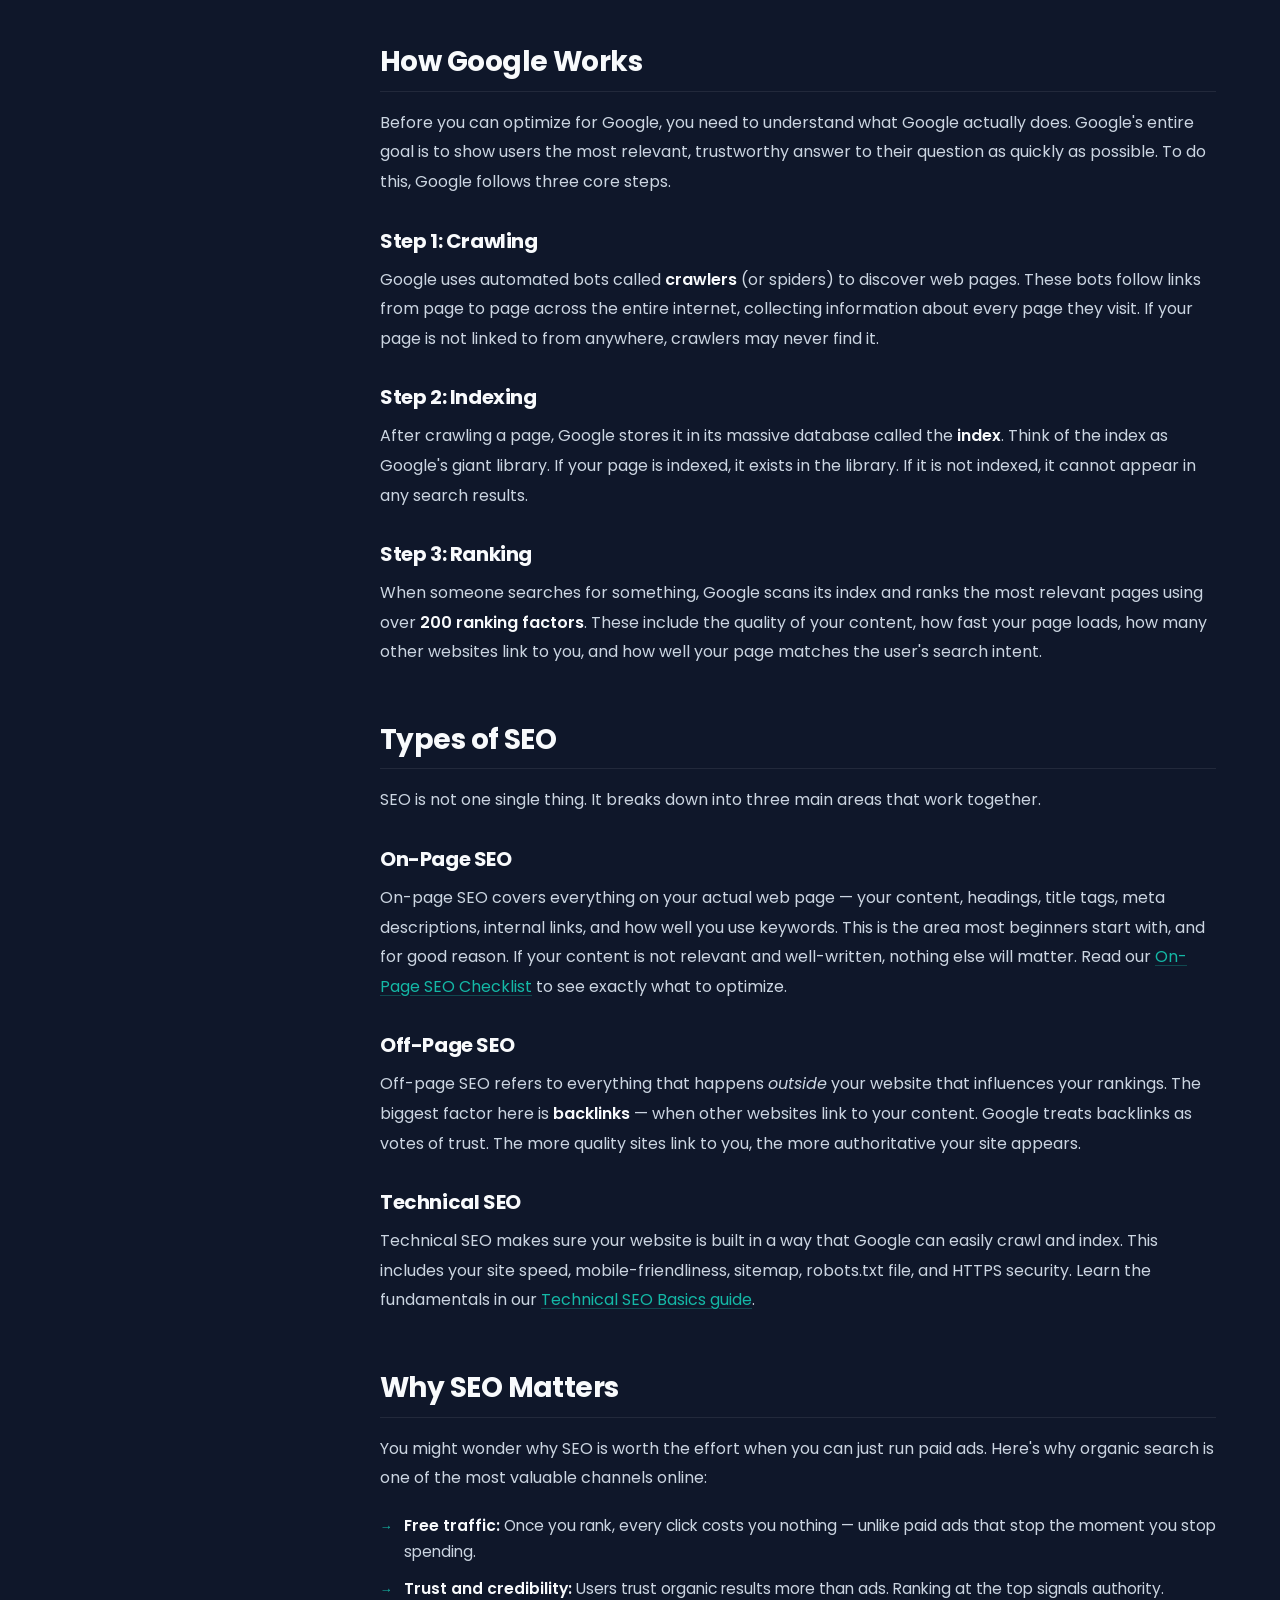
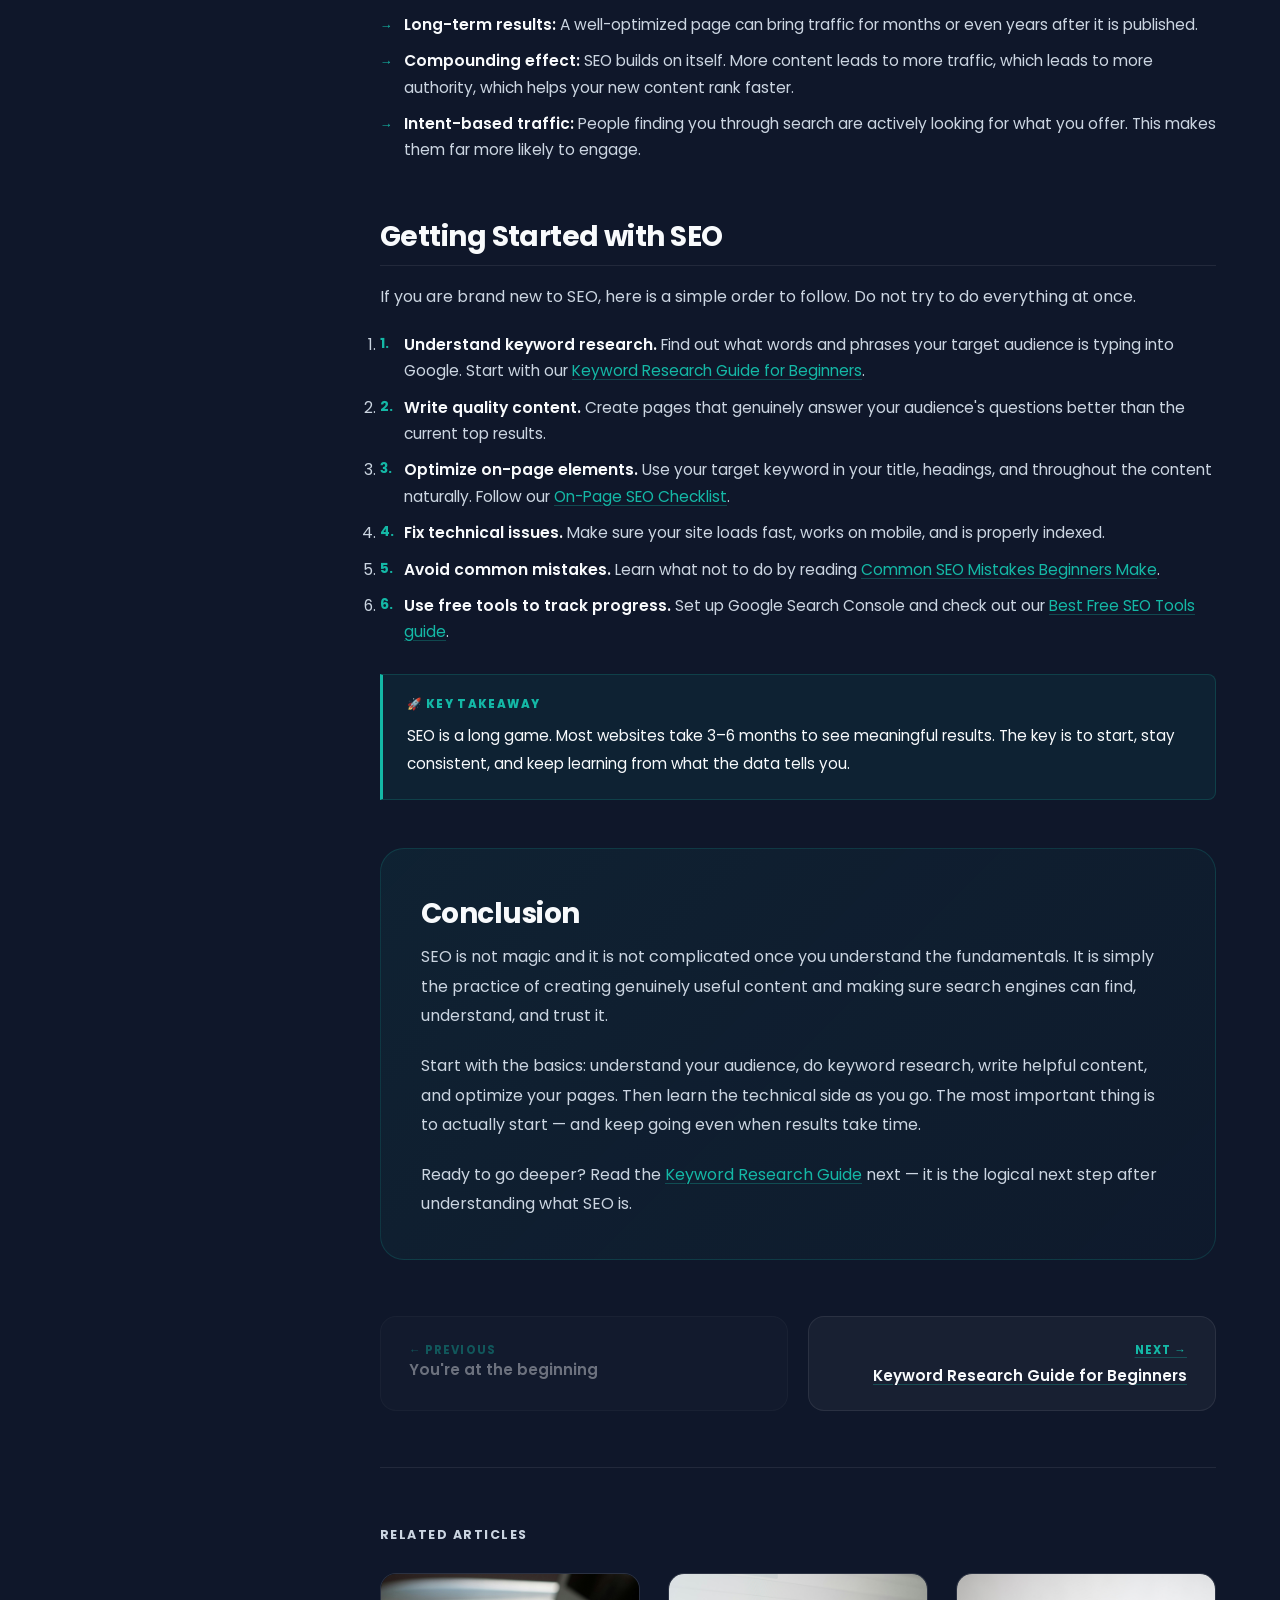
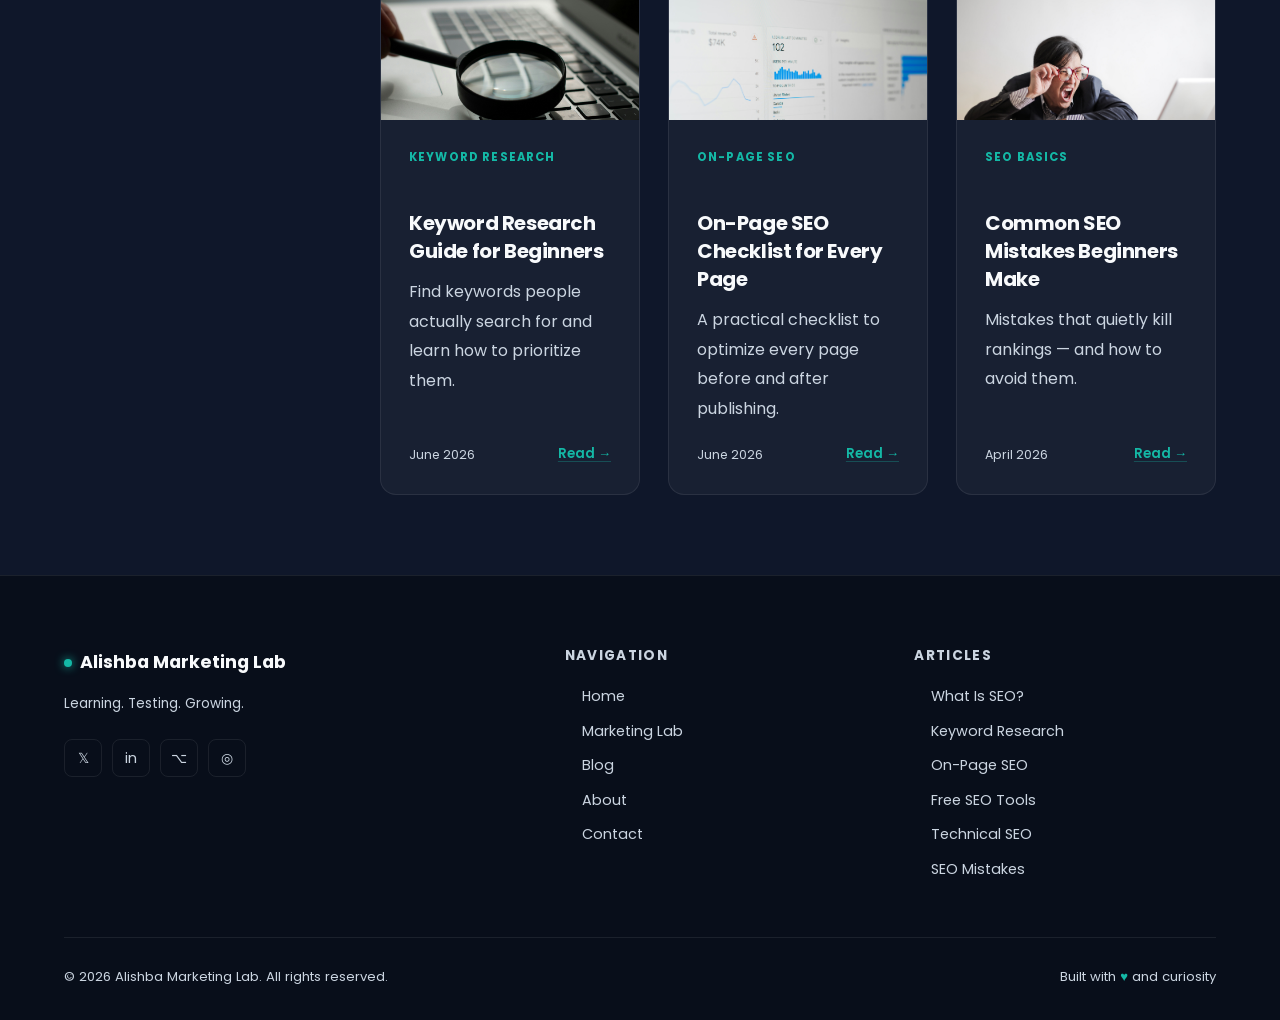
<file: article-what-is-seo.html>
<!DOCTYPE html>
<html lang="en">
<head>
  <meta charset="UTF-8" />
  <meta name="viewport" content="width=device-width, initial-scale=1.0" />
  <title>What Is SEO? A Beginner's Complete Guide | Alishba Marketing Lab</title>
  <meta name="description" content="A beginner's complete guide to SEO. Learn what search engine optimization is, how Google works, and how to start ranking your website step by step." />
  <meta name="author" content="Alishba Marketing Lab" />
  <meta property="og:title" content="What Is SEO? A Beginner's Complete Guide" />
  <meta property="og:description" content="SEO explained from scratch. Learn how search engines work and how to get your website found on Google." />
  <meta property="og:type" content="article" />
  <link rel="stylesheet" href="style.css" />
</head>
<body>

  <!-- NAVIGATION -->
  <nav class="nav" role="navigation" aria-label="Main navigation">
    <div class="container">
      <div class="nav-inner">
        <a href="index.html" class="nav-logo">
          <span class="nav-logo-dot"></span>
          Alishba Marketing Lab
        </a>
        <ul class="nav-links" role="list">
          <li><a href="index.html">Home</a></li>
          <li><a href="marketing-lab.html">Marketing Lab</a></li>
          <li><a href="blog.html" class="active">Blog</a></li>
          <li><a href="about.html">About</a></li>
          <li><a href="contact.html" class="nav-cta">Contact</a></li>
        </ul>
        <button class="nav-toggle" aria-label="Toggle menu"><span></span><span></span><span></span></button>
      </div>
    </div>
  </nav>

  <!-- ARTICLE HERO -->
  <header class="article-hero">
    <div class="article-hero-bg" style="background: radial-gradient(ellipse 60% 50% at 50% 0%, rgba(20,184,166,0.07), transparent 70%);"></div>
    <div class="container">
      <nav class="article-breadcrumb" aria-label="Breadcrumb">
        <a href="index.html">Home</a>
        <span>›</span>
        <a href="blog.html">Blog</a>
        <span>›</span>
        <span style="color:var(--text-muted);">What Is SEO?</span>
      </nav>
      <a href="blog.html" class="back-to-blog">← Back to Blog</a>
      <div class="article-hero-tag">SEO Basics</div>
      <h1>What Is SEO? A Beginner's Complete Guide</h1>
      <div class="article-meta-bar">
        <div class="article-meta-item"><span class="article-meta-icon">✍️</span><span>By <strong>Alishba Marketing Lab</strong></span></div>
        <div class="article-meta-item"><span class="article-meta-icon">📅</span><span><strong>June 2026</strong></span></div>
        <div class="article-meta-item"><span class="article-meta-icon">⏱️</span><span><strong>8 min</strong> read</span></div>
        <div class="article-meta-item"><span class="article-meta-icon">📂</span><span>SEO Basics</span></div>
      </div>
    </div>
  </header>

  <!-- FEATURED IMAGE -->
  <div class="container">
    <div class="article-featured-img">
    <img
      src="images/seo-basics.jpg"
      alt="What Is SEO? A Beginner's Complete Guide – featured image"
      class="article-hero-image"
      loading="eager"
      width="1200"
      height="630"
    />
  </div>
  </div>

  <!-- ARTICLE LAYOUT -->
  <div class="container">
    <div class="article-layout">

      <!-- TABLE OF CONTENTS -->
      <aside class="toc" aria-label="Table of contents">
        <div class="toc-title">Table of Contents</div>
        <nav class="toc-list">
          <a href="#what-is-seo">What Is SEO?</a>
          <a href="#how-google-works">How Google Works</a>
          <a href="#three-pillars" class="toc-h3">Crawling</a>
          <a href="#indexing" class="toc-h3">Indexing</a>
          <a href="#ranking" class="toc-h3">Ranking</a>
          <a href="#types-of-seo">Types of SEO</a>
          <a href="#on-page" class="toc-h3">On-Page SEO</a>
          <a href="#off-page" class="toc-h3">Off-Page SEO</a>
          <a href="#technical" class="toc-h3">Technical SEO</a>
          <a href="#why-seo-matters">Why SEO Matters</a>
          <a href="#getting-started">Getting Started</a>
          <a href="#conclusion">Conclusion</a>
        </nav>
      </aside>

      <!-- ARTICLE CONTENT -->
      <article class="article-body-content">

        <h2 id="what-is-seo">What Is SEO?</h2>
        <p>SEO stands for <strong>Search Engine Optimization</strong>. It is the practice of improving your website so that it appears higher in search engine results pages (SERPs) — especially on Google — when someone searches for a topic related to your content.</p>
        <p>Think of it this way: when you type a question into Google and see a list of results, SEO is the reason certain websites appear at the top and others appear on page 10. The websites ranking at the top have been optimized to be seen as the most relevant and trustworthy results for that search.</p>

        <div class="callout">
          <span class="callout-label">💡 Simple Definition</span>
          <p>SEO is the process of making your website easier for both search engines and real people to understand — so Google ranks it higher when someone searches for your topic.</p>
        </div>

        <p>SEO is not a one-time task. It is an ongoing process of creating valuable content, improving your website's structure, and earning trust — all signals that tell Google your site deserves to be seen.</p>

        <h2 id="how-google-works">How Google Works</h2>
        <p>Before you can optimize for Google, you need to understand what Google actually does. Google's entire goal is to show users the most relevant, trustworthy answer to their question as quickly as possible. To do this, Google follows three core steps.</p>

        <h3 id="three-pillars">Step 1: Crawling</h3>
        <p>Google uses automated bots called <strong>crawlers</strong> (or spiders) to discover web pages. These bots follow links from page to page across the entire internet, collecting information about every page they visit. If your page is not linked to from anywhere, crawlers may never find it.</p>

        <h3 id="indexing">Step 2: Indexing</h3>
        <p>After crawling a page, Google stores it in its massive database called the <strong>index</strong>. Think of the index as Google's giant library. If your page is indexed, it exists in the library. If it is not indexed, it cannot appear in any search results.</p>

        <h3 id="ranking">Step 3: Ranking</h3>
        <p>When someone searches for something, Google scans its index and ranks the most relevant pages using over <strong>200 ranking factors</strong>. These include the quality of your content, how fast your page loads, how many other websites link to you, and how well your page matches the user's search intent.</p>

        <h2 id="types-of-seo">Types of SEO</h2>
        <p>SEO is not one single thing. It breaks down into three main areas that work together.</p>

        <h3 id="on-page">On-Page SEO</h3>
        <p>On-page SEO covers everything on your actual web page — your content, headings, title tags, meta descriptions, internal links, and how well you use keywords. This is the area most beginners start with, and for good reason. If your content is not relevant and well-written, nothing else will matter. Read our <a href="article-on-page-seo-checklist.html">On-Page SEO Checklist</a> to see exactly what to optimize.</p>

        <h3 id="off-page">Off-Page SEO</h3>
        <p>Off-page SEO refers to everything that happens <em>outside</em> your website that influences your rankings. The biggest factor here is <strong>backlinks</strong> — when other websites link to your content. Google treats backlinks as votes of trust. The more quality sites link to you, the more authoritative your site appears.</p>

        <h3 id="technical">Technical SEO</h3>
        <p>Technical SEO makes sure your website is built in a way that Google can easily crawl and index. This includes your site speed, mobile-friendliness, sitemap, robots.txt file, and HTTPS security. Learn the fundamentals in our <a href="article-technical-seo-basics.html">Technical SEO Basics guide</a>.</p>

        <h2 id="why-seo-matters">Why SEO Matters</h2>
        <p>You might wonder why SEO is worth the effort when you can just run paid ads. Here's why organic search is one of the most valuable channels online:</p>
        <ul>
          <li><strong>Free traffic:</strong> Once you rank, every click costs you nothing — unlike paid ads that stop the moment you stop spending.</li>
          <li><strong>Trust and credibility:</strong> Users trust organic results more than ads. Ranking at the top signals authority.</li>
          <li><strong>Long-term results:</strong> A well-optimized page can bring traffic for months or even years after it is published.</li>
          <li><strong>Compounding effect:</strong> SEO builds on itself. More content leads to more traffic, which leads to more authority, which helps your new content rank faster.</li>
          <li><strong>Intent-based traffic:</strong> People finding you through search are actively looking for what you offer. This makes them far more likely to engage.</li>
        </ul>

        <h2 id="getting-started">Getting Started with SEO</h2>
        <p>If you are brand new to SEO, here is a simple order to follow. Do not try to do everything at once.</p>
        <ol>
          <li><strong>Understand keyword research.</strong> Find out what words and phrases your target audience is typing into Google. Start with our <a href="article-keyword-research-guide.html">Keyword Research Guide for Beginners</a>.</li>
          <li><strong>Write quality content.</strong> Create pages that genuinely answer your audience's questions better than the current top results.</li>
          <li><strong>Optimize on-page elements.</strong> Use your target keyword in your title, headings, and throughout the content naturally. Follow our <a href="article-on-page-seo-checklist.html">On-Page SEO Checklist</a>.</li>
          <li><strong>Fix technical issues.</strong> Make sure your site loads fast, works on mobile, and is properly indexed.</li>
          <li><strong>Avoid common mistakes.</strong> Learn what not to do by reading <a href="article-common-seo-mistakes.html">Common SEO Mistakes Beginners Make</a>.</li>
          <li><strong>Use free tools to track progress.</strong> Set up Google Search Console and check out our <a href="article-best-free-seo-tools.html">Best Free SEO Tools guide</a>.</li>
        </ol>

        <div class="callout">
          <span class="callout-label">🚀 Key Takeaway</span>
          <p>SEO is a long game. Most websites take 3–6 months to see meaningful results. The key is to start, stay consistent, and keep learning from what the data tells you.</p>
        </div>

        <!-- Conclusion -->
        <div class="article-conclusion">
          <h2 id="conclusion">Conclusion</h2>
          <p>SEO is not magic and it is not complicated once you understand the fundamentals. It is simply the practice of creating genuinely useful content and making sure search engines can find, understand, and trust it.</p>
          <p>Start with the basics: understand your audience, do keyword research, write helpful content, and optimize your pages. Then learn the technical side as you go. The most important thing is to actually start — and keep going even when results take time.</p>
          <p style="margin-bottom:0;">Ready to go deeper? Read the <a href="article-keyword-research-guide.html">Keyword Research Guide</a> next — it is the logical next step after understanding what SEO is.</p>
        </div>

        <!-- Prev / Next -->
        <nav class="article-nav" aria-label="Article navigation">
          <div style="background:var(--glass); border:1px solid var(--border); border-radius:var(--radius); padding:24px 28px; opacity:0.4; pointer-events:none;">
            <div class="article-nav-direction">← Previous</div>
            <div class="article-nav-title">You're at the beginning</div>
          </div>
          <a href="article-keyword-research-guide.html" class="article-nav-btn next">
            <div class="article-nav-direction">Next →</div>
            <div class="article-nav-title">Keyword Research Guide for Beginners</div>
          </a>
        </nav>

        <!-- Related Articles -->
        <section class="related-articles" aria-label="Related articles">
          <div class="related-articles-title">Related Articles</div>
          <div class="grid-3">
            <article class="article-card">
              <div class="article-img-wrap"><img src="images/keyword-research.jpg" alt="Keyword Research Guide for Beginners" class="article-image" loading="lazy" width="800" height="450"/></div>
              <div class="article-body">
                <span class="article-tag">Keyword Research</span>
                <h3 class="article-title">Keyword Research Guide for Beginners</h3>
                <p class="article-excerpt">Find keywords people actually search for and learn how to prioritize them.</p>
                <div class="article-meta">
                  <span class="article-date">June 2026</span>
                  <a href="article-keyword-research-guide.html" class="article-link">Read →</a>
                </div>
              </div>
            </article>
            <article class="article-card">
              <div class="article-img-wrap"><img src="images/on-page-seo.jpg" alt="On-Page SEO Checklist for Every Page" class="article-image" loading="lazy" width="800" height="450"/></div>
              <div class="article-body">
                <span class="article-tag">On-Page SEO</span>
                <h3 class="article-title">On-Page SEO Checklist for Every Page</h3>
                <p class="article-excerpt">A practical checklist to optimize every page before and after publishing.</p>
                <div class="article-meta">
                  <span class="article-date">June 2026</span>
                  <a href="article-on-page-seo-checklist.html" class="article-link">Read →</a>
                </div>
              </div>
            </article>
            <article class="article-card">
              <div class="article-img-wrap"><img src="images/seo-mistakes.jpg" alt="Common SEO Mistakes Beginners Make" class="article-image" loading="lazy" width="800" height="450"/></div>
              <div class="article-body">
                <span class="article-tag">SEO Basics</span>
                <h3 class="article-title">Common SEO Mistakes Beginners Make</h3>
                <p class="article-excerpt">Mistakes that quietly kill rankings — and how to avoid them.</p>
                <div class="article-meta">
                  <span class="article-date">April 2026</span>
                  <a href="article-common-seo-mistakes.html" class="article-link">Read →</a>
                </div>
              </div>
            </article>
          </div>
        </section>

      </article>
    </div>
  </div>

  <!-- FOOTER -->
  <footer class="footer" role="contentinfo">
    <div class="container">
      <div class="footer-grid">
        <div>
          <div class="footer-logo"><span class="nav-logo-dot"></span> Alishba Marketing Lab</div>
          <p class="footer-tagline">Learning. Testing. Growing.</p>
          <div class="social-icons">
            <a href="#" class="social-icon" aria-label="Twitter">𝕏</a>
            <a href="#" class="social-icon" aria-label="LinkedIn">in</a>
            <a href="#" class="social-icon" aria-label="GitHub">⌥</a>
            <a href="#" class="social-icon" aria-label="Instagram">◎</a>
          </div>
        </div>
        <div class="footer-col">
          <h4>Navigation</h4>
          <nav class="footer-links">
            <a href="index.html">Home</a>
            <a href="marketing-lab.html">Marketing Lab</a>
            <a href="blog.html">Blog</a>
            <a href="about.html">About</a>
            <a href="contact.html">Contact</a>
          </nav>
        </div>
        <div class="footer-col">
          <h4>Articles</h4>
          <nav class="footer-links">
            <a href="article-what-is-seo.html">What Is SEO?</a>
            <a href="article-keyword-research-guide.html">Keyword Research</a>
            <a href="article-on-page-seo-checklist.html">On-Page SEO</a>
            <a href="article-best-free-seo-tools.html">Free SEO Tools</a>
            <a href="article-technical-seo-basics.html">Technical SEO</a>
            <a href="article-common-seo-mistakes.html">SEO Mistakes</a>
          </nav>
        </div>
      </div>
      <div class="footer-bottom">
        <p class="footer-copy">© 2026 Alishba Marketing Lab. All rights reserved.</p>
        <p class="footer-love">Built with <span>♥</span> and curiosity</p>
      </div>
    </div>
  </footer>

  <script src="script.js"></script>
  <script>
    // TOC active highlight on scroll
    const tocLinks = document.querySelectorAll('.toc-list a');
    const headings = document.querySelectorAll('.article-body-content h2, .article-body-content h3');
    window.addEventListener('scroll', () => {
      let current = '';
      headings.forEach(h => {
        if (window.scrollY >= h.offsetTop - 120) current = h.id;
      });
      tocLinks.forEach(a => {
        a.classList.toggle('toc-active', a.getAttribute('href') === '#' + current);
      });
    }, { passive: true });
  </script>
</body>
</html>
</file>
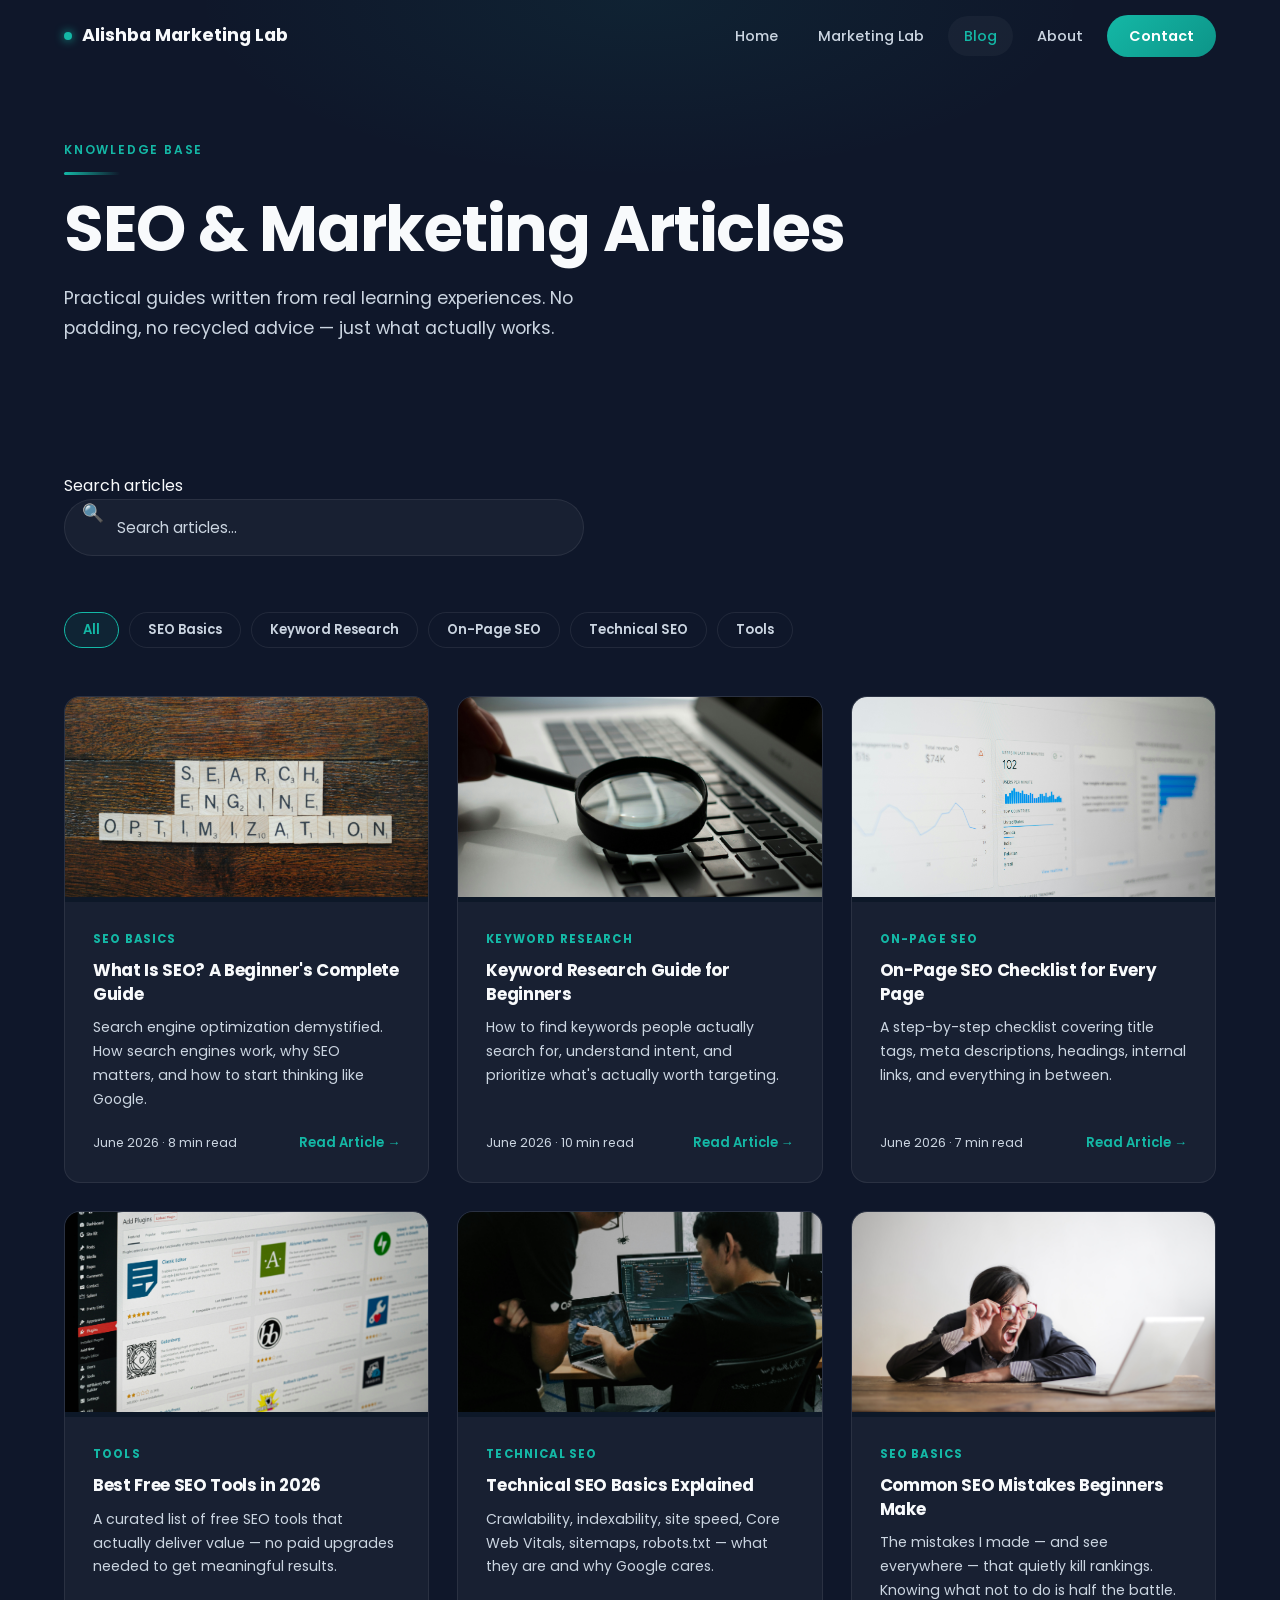
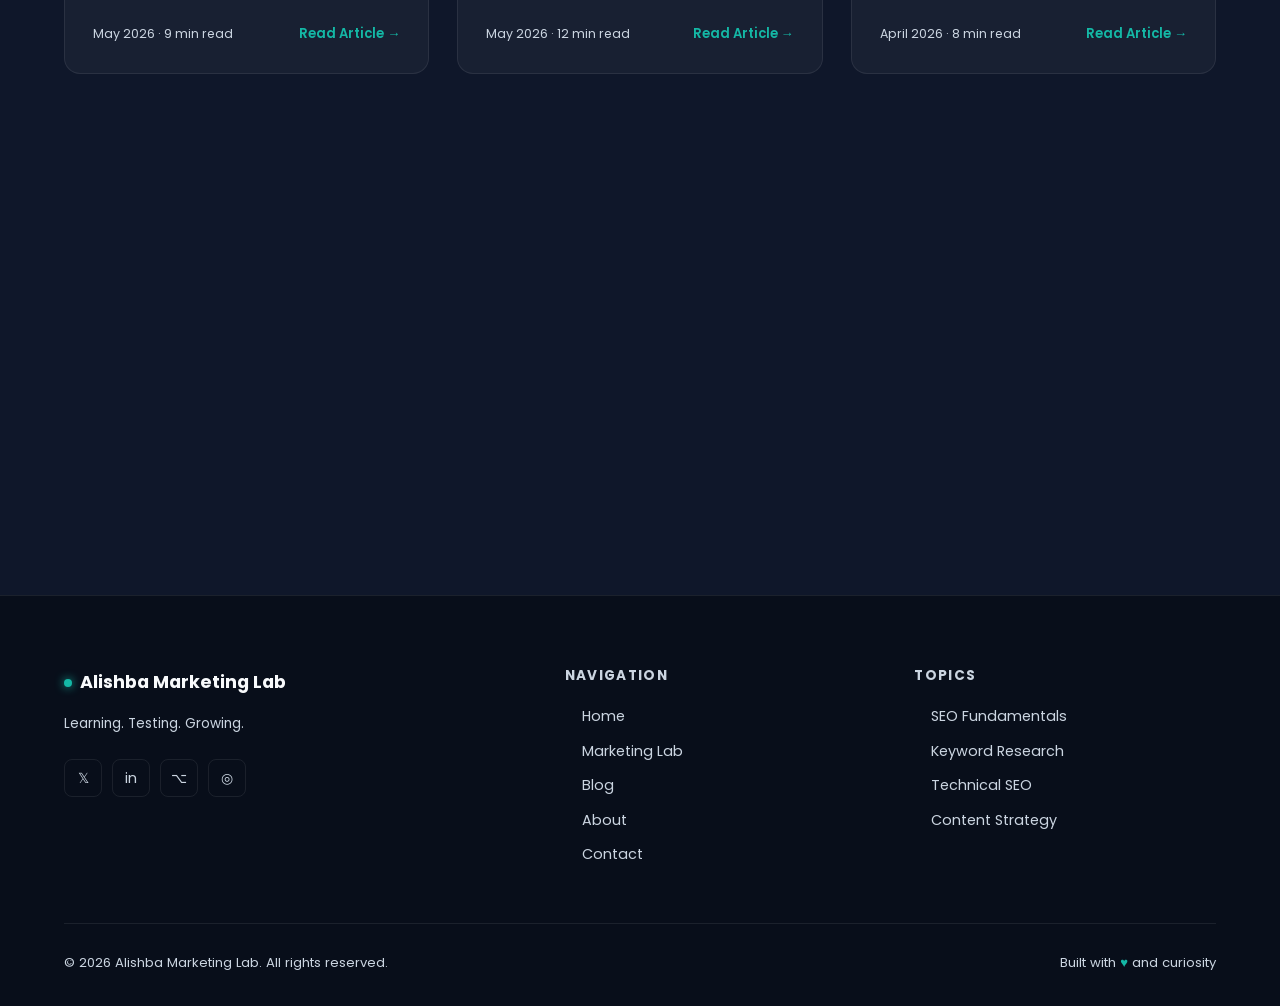
<file: blog.html>
<!DOCTYPE html>
<html lang="en">
<head>
  <meta charset="UTF-8" />
  <meta name="viewport" content="width=device-width, initial-scale=1.0" />
  <title>Blog – SEO Guides & Digital Marketing Articles | Alishba Marketing Lab</title>
  <meta name="description" content="Practical SEO articles and digital marketing guides written from real learning experiences. Keyword research, on-page SEO, technical SEO and more." />
  <meta name="author" content="Alishba" />
  <meta property="og:title" content="Blog – SEO Guides | Alishba Marketing Lab" />
  <meta property="og:description" content="Practical SEO articles written from real experiments and learning. No filler, just actionable insights." />
  <meta property="og:type" content="website" />
  <link rel="stylesheet" href="style.css" />
</head>
<body>

  <!-- NAVIGATION -->
  <nav class="nav" role="navigation" aria-label="Main navigation">
    <div class="container">
      <div class="nav-inner">
        <a href="index.html" class="nav-logo">
          <span class="nav-logo-dot"></span>
          Alishba Marketing Lab
        </a>
        <ul class="nav-links" role="list">
          <li><a href="index.html">Home</a></li>
          <li><a href="marketing-lab.html">Marketing Lab</a></li>
          <li><a href="blog.html" class="active">Blog</a></li>
          <li><a href="about.html">About</a></li>
          <li><a href="contact.html" class="nav-cta">Contact</a></li>
        </ul>
        <button class="nav-toggle" aria-label="Toggle menu">
          <span></span><span></span><span></span>
        </button>
      </div>
    </div>
  </nav>

  <!-- PAGE HERO -->
  <header class="page-hero">
    <div class="page-hero-bg"></div>
    <div class="container">
      <span class="section-label fade-in">Knowledge Base</span>
      <div class="divider fade-in"></div>
      <h1 class="fade-in">SEO &amp; Marketing Articles</h1>
      <p class="fade-in fade-in-delay-1">Practical guides written from real learning experiences. No padding, no recycled advice — just what actually works.</p>
    </div>
  </header>

  <!-- BLOG CONTENT -->
  <section class="section" style="padding-top: 48px;" aria-label="Blog articles">
    <div class="container">

      <!-- Search Bar -->
      <div class="blog-search fade-in" role="search">
        <span class="blog-search-icon" aria-hidden="true">🔍</span>
        <label for="blog-search-input" class="sr-only">Search articles</label>
        <input
          id="blog-search-input"
          type="search"
          placeholder="Search articles…"
          aria-label="Search blog articles"
        />
      </div>

      <!-- Tag Filters -->
      <div class="blog-tags fade-in" role="list" aria-label="Filter by topic">
        <button class="blog-tag active" data-filter="all" role="listitem">All</button>
        <button class="blog-tag" data-filter="seo-basics" role="listitem">SEO Basics</button>
        <button class="blog-tag" data-filter="keyword" role="listitem">Keyword Research</button>
        <button class="blog-tag" data-filter="on-page" role="listitem">On-Page SEO</button>
        <button class="blog-tag" data-filter="technical" role="listitem">Technical SEO</button>
        <button class="blog-tag" data-filter="tools" role="listitem">Tools</button>
      </div>

      <!-- Articles Grid -->
      <div class="grid-3" id="articles-grid">

        <article class="article-card blog-article-card fade-in" data-category="seo-basics">
          <div class="article-img-wrap">
            <img
              src="images/seo-basics.jpg"
              alt="What Is SEO? A Beginner's Complete Guide"
              class="article-image"
              loading="lazy"
              width="800"
              height="450"
            />
          </div>
          <div class="article-body">
            <span class="article-tag">SEO Basics</span>
            <h2 class="article-title">What Is SEO? A Beginner's Complete Guide</h2>
            <p class="article-excerpt">Search engine optimization demystified. How search engines work, why SEO matters, and how to start thinking like Google.</p>
            <div class="article-meta">
              <span class="article-date">June 2026 · 8 min read</span>
              <a href="article-what-is-seo.html" class="article-link" aria-label="Read What Is SEO">Read Article →</a>
            </div>
          </div>
        </article>

        <article class="article-card blog-article-card fade-in fade-in-delay-1" data-category="keyword">
          <div class="article-img-wrap">
            <img
              src="images/keyword-research.jpg"
              alt="Keyword Research Guide for Beginners"
              class="article-image"
              loading="lazy"
              width="800"
              height="450"
            />
          </div>
          <div class="article-body">
            <span class="article-tag">Keyword Research</span>
            <h2 class="article-title">Keyword Research Guide for Beginners</h2>
            <p class="article-excerpt">How to find keywords people actually search for, understand intent, and prioritize what's actually worth targeting.</p>
            <div class="article-meta">
              <span class="article-date">June 2026 · 10 min read</span>
              <a href="article-keyword-research-guide.html" class="article-link" aria-label="Read Keyword Research Guide">Read Article →</a>
            </div>
          </div>
        </article>

        <article class="article-card blog-article-card fade-in fade-in-delay-2" data-category="on-page">
          <div class="article-img-wrap">
            <img
              src="images/on-page-seo.jpg"
              alt="On-Page SEO Checklist for Every Page"
              class="article-image"
              loading="lazy"
              width="800"
              height="450"
            />
          </div>
          <div class="article-body">
            <span class="article-tag">On-Page SEO</span>
            <h2 class="article-title">On-Page SEO Checklist for Every Page</h2>
            <p class="article-excerpt">A step-by-step checklist covering title tags, meta descriptions, headings, internal links, and everything in between.</p>
            <div class="article-meta">
              <span class="article-date">June 2026 · 7 min read</span>
              <a href="article-on-page-seo-checklist.html" class="article-link" aria-label="Read On-Page SEO Checklist">Read Article →</a>
            </div>
          </div>
        </article>

        <article class="article-card blog-article-card fade-in" data-category="tools">
          <div class="article-img-wrap">
            <img
              src="images/free-seo-tools.jpg"
              alt="Best Free SEO Tools in 2026"
              class="article-image"
              loading="lazy"
              width="800"
              height="450"
            />
          </div>
          <div class="article-body">
            <span class="article-tag">Tools</span>
            <h2 class="article-title">Best Free SEO Tools in 2026</h2>
            <p class="article-excerpt">A curated list of free SEO tools that actually deliver value — no paid upgrades needed to get meaningful results.</p>
            <div class="article-meta">
              <span class="article-date">May 2026 · 9 min read</span>
              <a href="article-best-free-seo-tools.html" class="article-link" aria-label="Read Best Free SEO Tools">Read Article →</a>
            </div>
          </div>
        </article>

        <article class="article-card blog-article-card fade-in fade-in-delay-1" data-category="technical">
          <div class="article-img-wrap">
            <img
              src="images/technical-seo.jpg"
              alt="Technical SEO Basics Explained"
              class="article-image"
              loading="lazy"
              width="800"
              height="450"
            />
          </div>
          <div class="article-body">
            <span class="article-tag">Technical SEO</span>
            <h2 class="article-title">Technical SEO Basics Explained</h2>
            <p class="article-excerpt">Crawlability, indexability, site speed, Core Web Vitals, sitemaps, robots.txt — what they are and why Google cares.</p>
            <div class="article-meta">
              <span class="article-date">May 2026 · 12 min read</span>
              <a href="article-technical-seo-basics.html" class="article-link" aria-label="Read Technical SEO Basics">Read Article →</a>
            </div>
          </div>
        </article>

        <article class="article-card blog-article-card fade-in fade-in-delay-2" data-category="seo-basics">
          <div class="article-img-wrap">
            <img
              src="images/seo-mistakes.jpg"
              alt="Common SEO Mistakes Beginners Make"
              class="article-image"
              loading="lazy"
              width="800"
              height="450"
            />
          </div>
          <div class="article-body">
            <span class="article-tag">SEO Basics</span>
            <h2 class="article-title">Common SEO Mistakes Beginners Make</h2>
            <p class="article-excerpt">The mistakes I made — and see everywhere — that quietly kill rankings. Knowing what not to do is half the battle.</p>
            <div class="article-meta">
              <span class="article-date">April 2026 · 8 min read</span>
              <a href="article-common-seo-mistakes.html" class="article-link" aria-label="Read Common SEO Mistakes">Read Article →</a>
            </div>
          </div>
        </article>

      </div>

      <!-- Newsletter Callout -->
      <div class="card fade-in" style="margin-top: 80px; text-align:center; padding: 56px 40px; background: linear-gradient(135deg, rgba(20,184,166,0.07), rgba(20,184,166,0.02));">
        <span class="section-label" style="display:block; text-align:center; margin-bottom:12px;">Stay Updated</span>
        <h2 style="margin-bottom:12px;">New Articles, Straight to You</h2>
        <p style="max-width:440px; margin: 0 auto 28px;">When I publish a new experiment result or article, you'll be the first to know. No spam — just real SEO insights.</p>
        <a href="contact.html" class="btn btn-primary">Follow the Journey →</a>
      </div>

    </div>
  </section>

  <!-- FOOTER -->
  <footer class="footer" role="contentinfo">
    <div class="container">
      <div class="footer-grid">
        <div>
          <div class="footer-logo"><span class="nav-logo-dot"></span> Alishba Marketing Lab</div>
          <p class="footer-tagline">Learning. Testing. Growing.</p>
          <div class="social-icons">
            <a href="#" class="social-icon" aria-label="Twitter">𝕏</a>
            <a href="#" class="social-icon" aria-label="LinkedIn">in</a>
            <a href="#" class="social-icon" aria-label="GitHub">⌥</a>
            <a href="#" class="social-icon" aria-label="Instagram">◎</a>
          </div>
        </div>
        <div class="footer-col">
          <h4>Navigation</h4>
          <nav class="footer-links">
            <a href="index.html">Home</a>
            <a href="marketing-lab.html">Marketing Lab</a>
            <a href="blog.html">Blog</a>
            <a href="about.html">About</a>
            <a href="contact.html">Contact</a>
          </nav>
        </div>
        <div class="footer-col">
          <h4>Topics</h4>
          <nav class="footer-links">
            <a href="blog.html">SEO Fundamentals</a>
            <a href="blog.html">Keyword Research</a>
            <a href="blog.html">Technical SEO</a>
            <a href="blog.html">Content Strategy</a>
          </nav>
        </div>
      </div>
      <div class="footer-bottom">
        <p class="footer-copy">© 2026 Alishba Marketing Lab. All rights reserved.</p>
        <p class="footer-love">Built with <span>♥</span> and curiosity</p>
      </div>
    </div>
  </footer>

  <script src="script.js"></script>
</body>
</html>
</file>
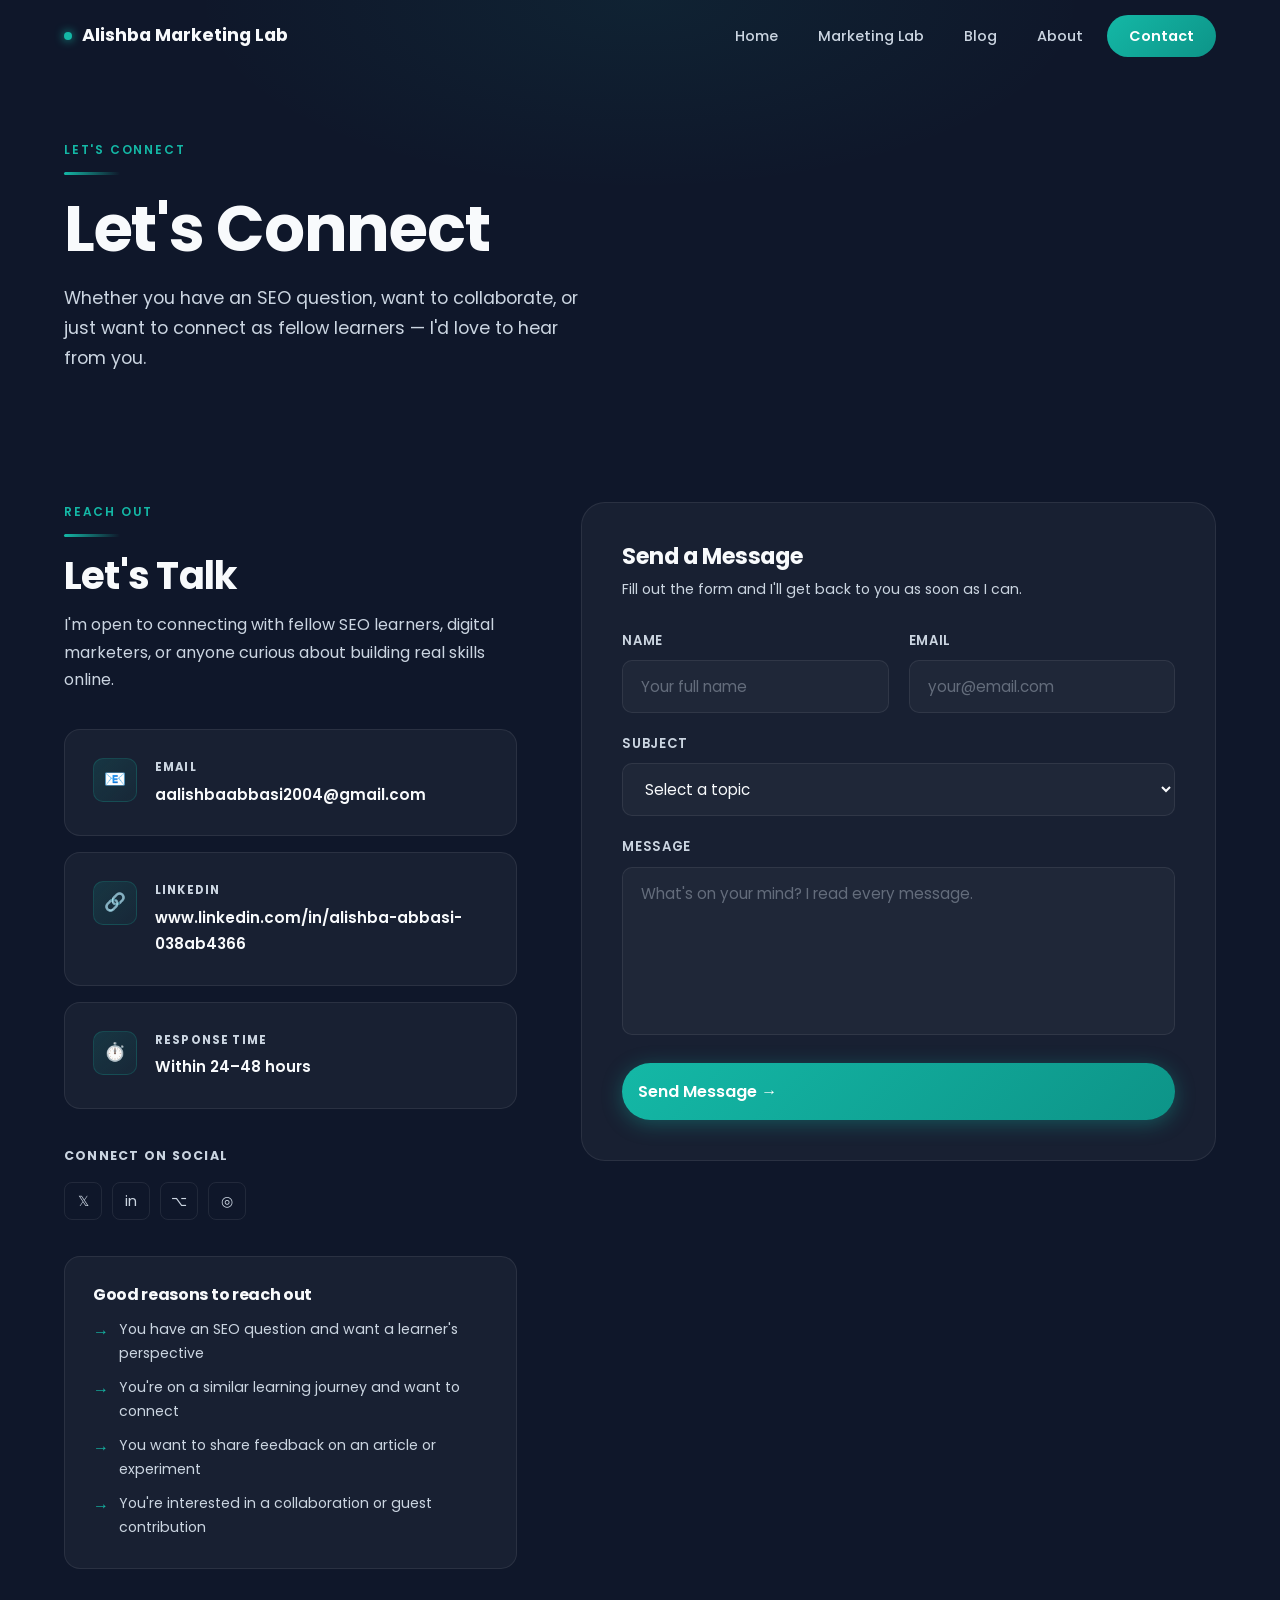
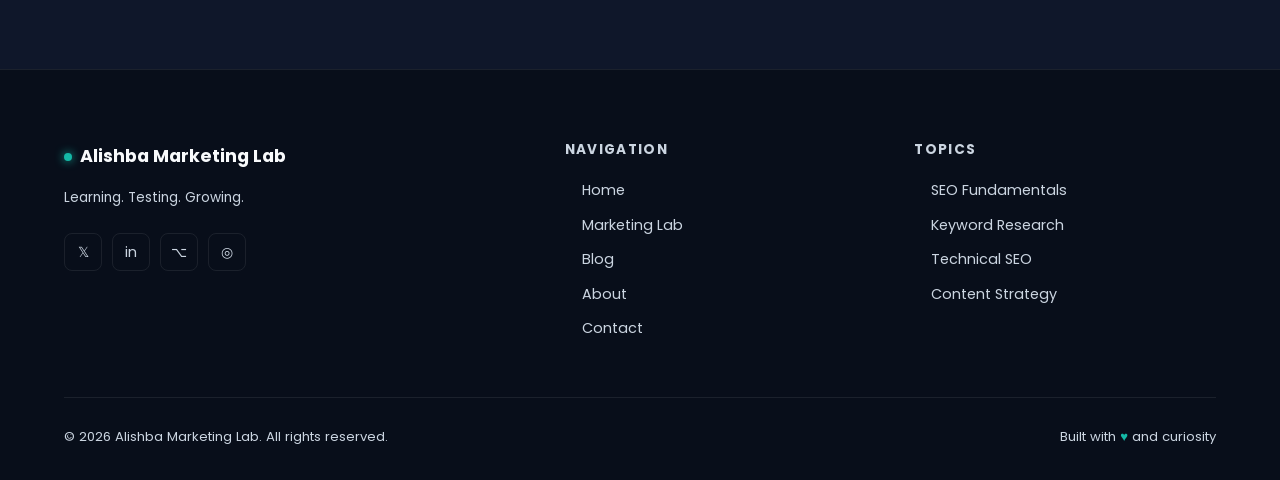
<file: contact.html>
<!DOCTYPE html>
<html lang="en">
<head>
  <meta charset="UTF-8" />
  <meta name="viewport" content="width=device-width, initial-scale=1.0" />
  <title>Contact Alishba Abbasi | SEO & Digital Marketing Portfolio</title>
  <meta name="description" content="Contact Alishba Abbasi for SEO discussions, digital marketing collaboration, website projects, feedback, and professional networking opportunities." />
  <meta name="author" content="Alishba" />
  <meta property="og:title" content="Contact | Alishba Marketing Lab" />
  <meta property="og:description" content="Reach out to Alishba for collaborations, questions, or to connect as fellow learners." />
  <meta property="og:type" content="website" />
  <link rel="stylesheet" href="style.css" />
</head>
<body>

  <!-- NAVIGATION -->
  <nav class="nav" role="navigation" aria-label="Main navigation">
    <div class="container">
      <div class="nav-inner">
        <a href="index.html" class="nav-logo">
          <span class="nav-logo-dot"></span>
          Alishba Marketing Lab
        </a>
        <ul class="nav-links" role="list">
          <li><a href="index.html">Home</a></li>
          <li><a href="marketing-lab.html">Marketing Lab</a></li>
          <li><a href="blog.html">Blog</a></li>
          <li><a href="about.html">About</a></li>
          <li><a href="contact.html" class="active nav-cta">Contact</a></li>
        </ul>
        <button class="nav-toggle" aria-label="Toggle menu">
          <span></span><span></span><span></span>
        </button>
      </div>
    </div>
  </nav>

  <!-- PAGE HERO -->
  <header class="page-hero" aria-label="Contact page header">
    <div class="page-hero-bg"></div>
    <div class="container">
      <span class="section-label fade-in">Let's Connect</span>
      <div class="divider fade-in"></div>
      <h1 class="fade-in">Let's Connect</h1>
      <p class="fade-in fade-in-delay-1">Whether you have an SEO question, want to collaborate, or just want to connect as fellow learners — I'd love to hear from you.</p>
    </div>
  </header>

  <!-- CONTACT SECTION -->
  <section class="section" style="padding-top: 48px;" aria-label="Contact information and form">
    <div class="container">
      <div class="contact-grid">

        <!-- Left: Info -->
        <div>
          <span class="section-label fade-in">Reach Out</span>
          <div class="divider fade-in"></div>
          <h2 class="section-title fade-in" style="margin-bottom: 12px;">Let's Talk</h2>
          <p class="fade-in" style="margin-bottom: 36px;">I'm open to connecting with fellow SEO learners, digital marketers, or anyone curious about building real skills online.</p>

          <div class="fade-in">
            <div class="contact-card">
              <div class="contact-card-icon" aria-hidden="true">📧</div>
              <div>
                <div class="contact-card-label">Email</div>
                <div class="contact-card-val">aalishbaabbasi2004@gmail.com</div>
              </div>
            </div>
            <div class="contact-card">
              <div class="contact-card-icon" aria-hidden="true">🔗</div>
              <div>
                <div class="contact-card-label">LinkedIn</div>
                <div class="contact-card-val">www.linkedin.com/in/alishba-abbasi-038ab4366</div>
              </div>
            </div>
            <div class="contact-card">
              <div class="contact-card-icon" aria-hidden="true">⏱️</div>
              <div>
                <div class="contact-card-label">Response Time</div>
                <div class="contact-card-val">Within 24–48 hours</div>
              </div>
            </div>
          </div>

          <!-- Social -->
          <div class="fade-in" style="margin-top: 36px;">
            <div class="contact-card-label" style="font-size:0.78rem; font-weight:700; text-transform:uppercase; letter-spacing:0.1em; color:var(--text-muted); margin-bottom:16px;">Connect on Social</div>
            <div class="social-icons" aria-label="Social media links">
              <a href="#" class="social-icon" aria-label="Twitter / X">𝕏</a>
              <a href="#" class="social-icon" aria-label="LinkedIn">in</a>
              <a href="#" class="social-icon" aria-label="GitHub">⌥</a>
              <a href="#" class="social-icon" aria-label="Instagram">◎</a>
            </div>
          </div>

          <!-- What to Reach Out About -->
          <div class="card fade-in" style="margin-top: 36px; padding: 28px;">
            <h3 style="margin-bottom: 14px; font-size: 1rem;">Good reasons to reach out</h3>
            <div style="display:flex; flex-direction:column; gap:10px;">
              <div style="display:flex; gap:10px; align-items:flex-start;">
                <span style="color:var(--accent); font-weight:700; flex-shrink:0;">→</span>
                <span style="font-size:0.88rem; color:var(--text-muted);">You have an SEO question and want a learner's perspective</span>
              </div>
              <div style="display:flex; gap:10px; align-items:flex-start;">
                <span style="color:var(--accent); font-weight:700; flex-shrink:0;">→</span>
                <span style="font-size:0.88rem; color:var(--text-muted);">You're on a similar learning journey and want to connect</span>
              </div>
              <div style="display:flex; gap:10px; align-items:flex-start;">
                <span style="color:var(--accent); font-weight:700; flex-shrink:0;">→</span>
                <span style="font-size:0.88rem; color:var(--text-muted);">You want to share feedback on an article or experiment</span>
              </div>
              <div style="display:flex; gap:10px; align-items:flex-start;">
                <span style="color:var(--accent); font-weight:700; flex-shrink:0;">→</span>
                <span style="font-size:0.88rem; color:var(--text-muted);">You're interested in a collaboration or guest contribution</span>
              </div>
            </div>
          </div>
        </div>

        <!-- Right: Form -->
        <div class="fade-in fade-in-delay-1">
          <div class="contact-form">
            <h2 style="margin-bottom: 8px; font-size: 1.4rem;">Send a Message</h2>
            <p style="font-size: 0.88rem; margin-bottom: 28px;">Fill out the form and I'll get back to you as soon as I can.</p>

            <form class="contact-form-el" novalidate aria-label="Contact form">
              <div class="form-row">
                <div class="form-group">
                  <label for="contact-name">Name</label>
                  <input
                    type="text"
                    id="contact-name"
                    name="name"
                    placeholder="Your full name"
                    required
                    autocomplete="name"
                  />
                </div>
                <div class="form-group">
                  <label for="contact-email">Email</label>
                  <input
                    type="email"
                    id="contact-email"
                    name="email"
                    placeholder="your@email.com"
                    required
                    autocomplete="email"
                  />
                </div>
              </div>

              <div class="form-group">
                <label for="contact-subject">Subject</label>
                <select id="contact-subject" name="subject" required>
                  <option value="" disabled selected>Select a topic</option>
                  <option value="seo-question">SEO Question</option>
                  <option value="collaboration">Collaboration</option>
                  <option value="feedback">Article Feedback</option>
                  <option value="general">General Hello</option>
                  <option value="other">Other</option>
                </select>
              </div>

              <div class="form-group">
                <label for="contact-message">Message</label>
                <textarea
                  id="contact-message"
                  name="message"
                  rows="6"
                  placeholder="What's on your mind? I read every message."
                  required
                ></textarea>
              </div>

              <button type="submit" class="btn btn-primary form-submit">
                Send Message →
              </button>

              <div class="form-success" role="alert" aria-live="polite">
                ✓ Message sent! I'll get back to you within 24–48 hours.
              </div>
            </form>
          </div>
        </div>

      </div>
    </div>
  </section>

  <!-- FOOTER -->
  <footer class="footer" role="contentinfo">
    <div class="container">
      <div class="footer-grid">
        <div>
          <div class="footer-logo"><span class="nav-logo-dot"></span> Alishba Marketing Lab</div>
          <p class="footer-tagline">Learning. Testing. Growing.</p>
          <div class="social-icons">
            <a href="#" class="social-icon" aria-label="Twitter">𝕏</a>
            <a href="#" class="social-icon" aria-label="LinkedIn">in</a>
            <a href="#" class="social-icon" aria-label="GitHub">⌥</a>
            <a href="#" class="social-icon" aria-label="Instagram">◎</a>
          </div>
        </div>
        <div class="footer-col">
          <h4>Navigation</h4>
          <nav class="footer-links">
            <a href="index.html">Home</a>
            <a href="marketing-lab.html">Marketing Lab</a>
            <a href="blog.html">Blog</a>
            <a href="about.html">About</a>
            <a href="contact.html">Contact</a>
          </nav>
        </div>
        <div class="footer-col">
          <h4>Topics</h4>
          <nav class="footer-links">
            <a href="blog.html">SEO Fundamentals</a>
            <a href="blog.html">Keyword Research</a>
            <a href="blog.html">Technical SEO</a>
            <a href="blog.html">Content Strategy</a>
          </nav>
        </div>
      </div>
      <div class="footer-bottom">
        <p class="footer-copy">© 2026 Alishba Marketing Lab. All rights reserved.</p>
        <p class="footer-love">Built with <span>♥</span> and curiosity</p>
      </div>
    </div>
  </footer>

  <script src="script.js"></script>
</body>
</html>
</file>
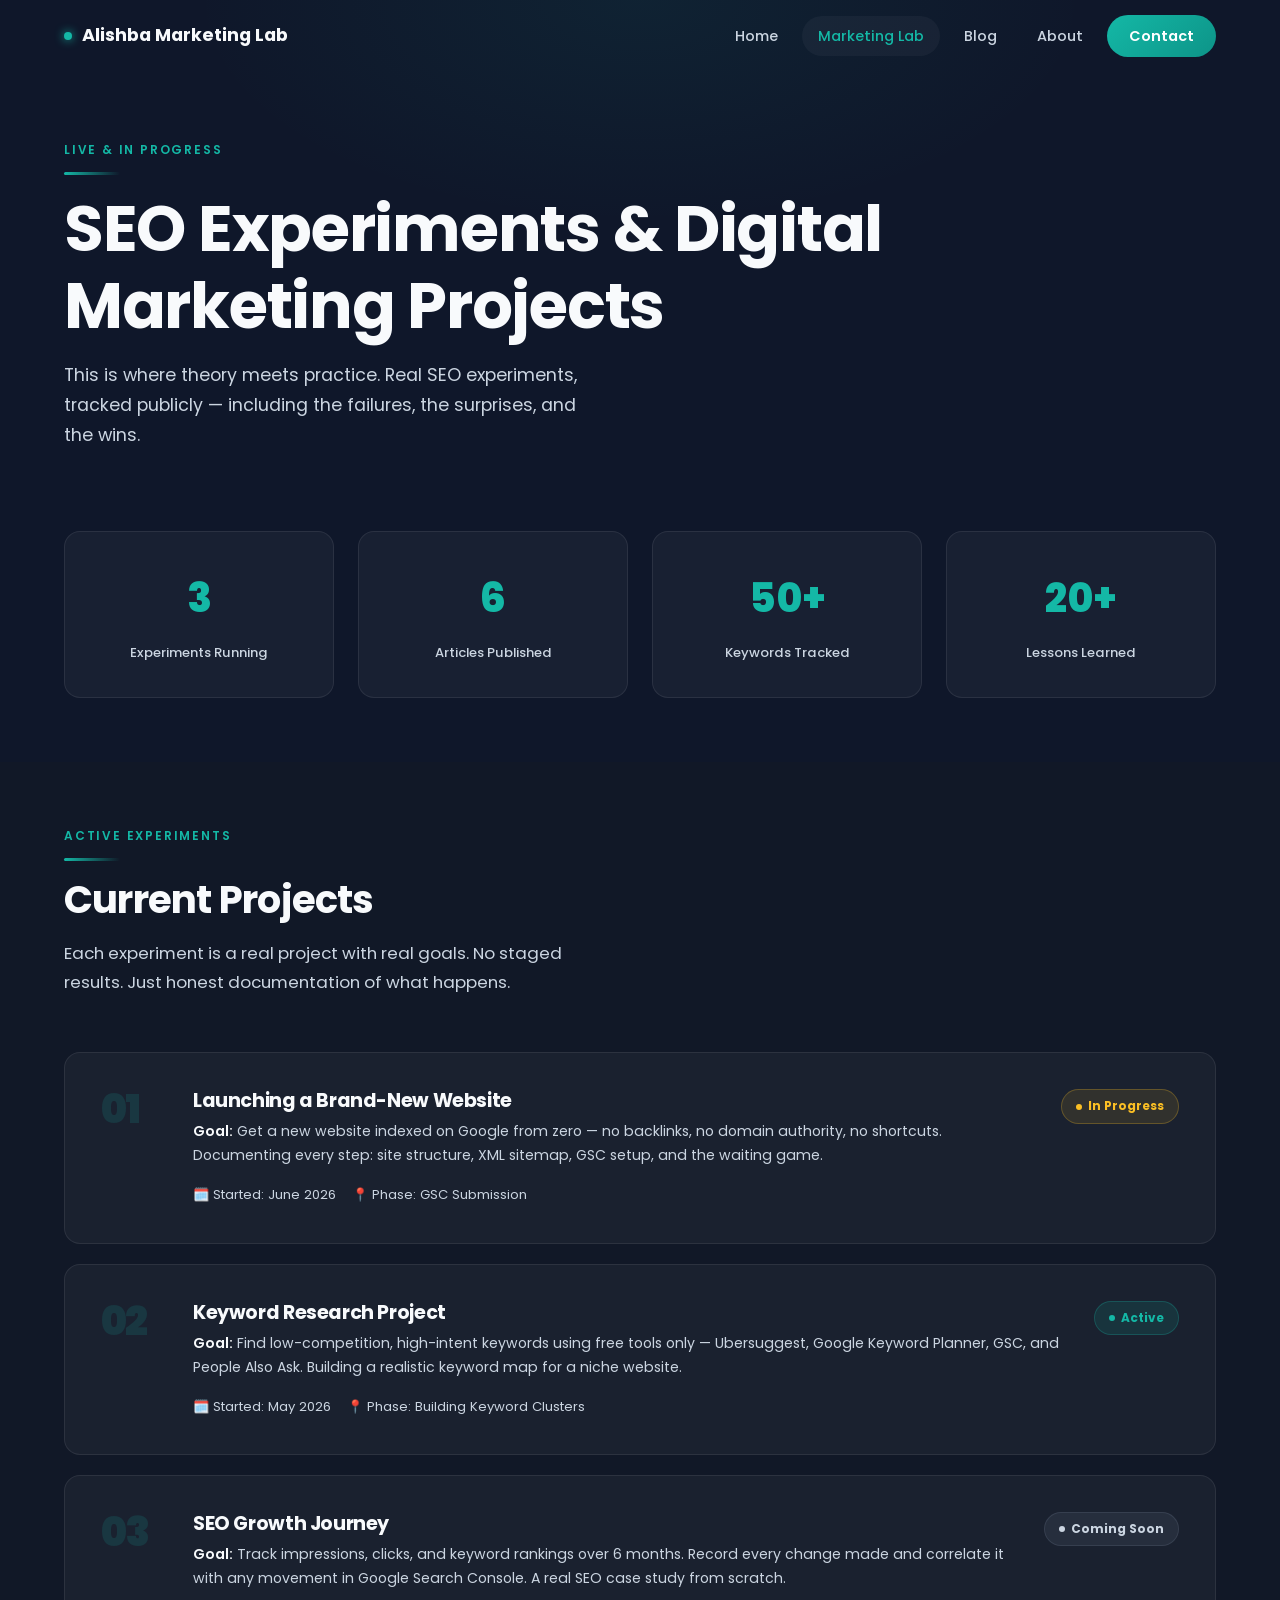
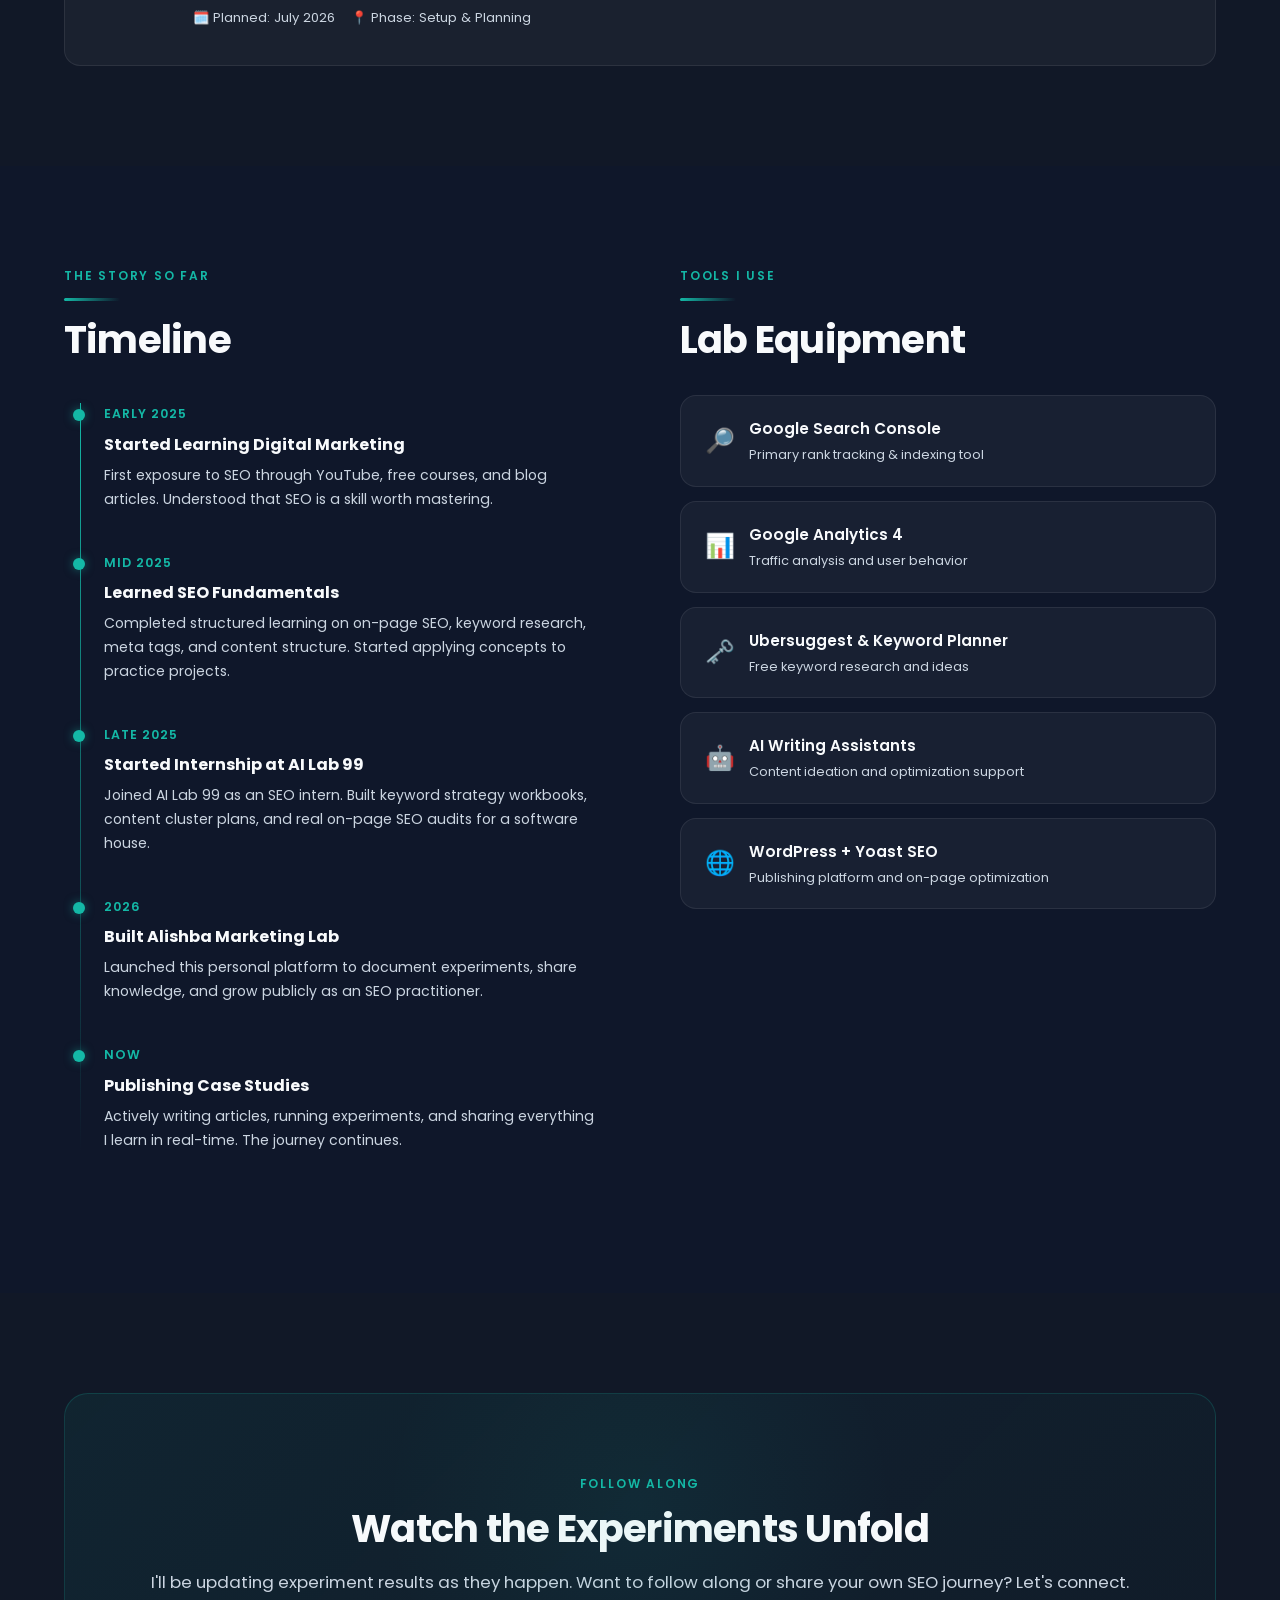
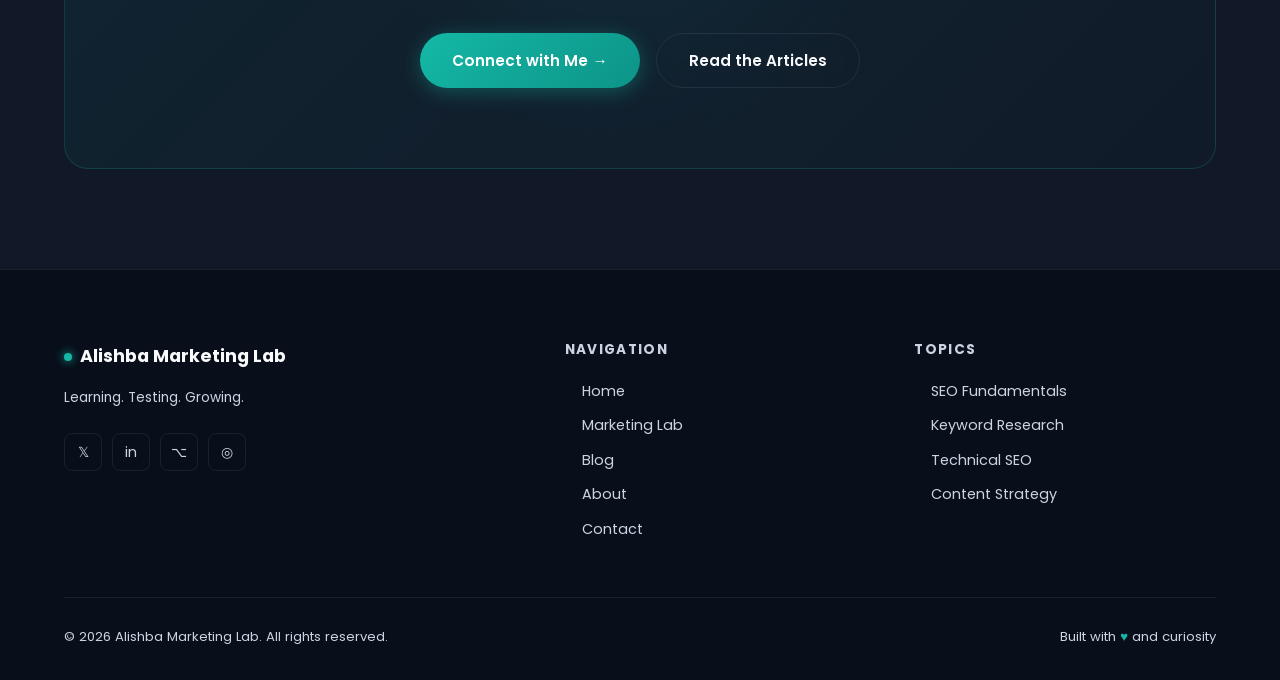
<file: marketing-lab.html>
<!DOCTYPE html>
<html lang="en">
<head>
  <meta charset="UTF-8" />
  <meta name="viewport" content="width=device-width, initial-scale=1.0" />
  <title>SEO Experiments, Projects & Case Studies | Alishba Marketing Lab</title>
  <meta name="description" content="Explore real SEO experiments, website optimization projects, keyword research case studies, and digital marketing learnings documented through hands-on practice." />
  <meta name="author" content="Alishba" />
  <meta property="og:title" content="Marketing Lab – SEO Experiments | Alishba Marketing Lab" />
  <meta property="og:description" content="Real SEO experiments documented publicly. Keyword research, site launches, rank tracking and more." />
  <meta property="og:type" content="website" />
  <link rel="stylesheet" href="style.css" />
</head>
<body>

  <!-- NAVIGATION -->
  <nav class="nav" role="navigation" aria-label="Main navigation">
    <div class="container">
      <div class="nav-inner">
        <a href="index.html" class="nav-logo" aria-label="Home">
          <span class="nav-logo-dot"></span>
          Alishba Marketing Lab
        </a>
        <ul class="nav-links" role="list">
          <li><a href="index.html">Home</a></li>
          <li><a href="marketing-lab.html" class="active">Marketing Lab</a></li>
          <li><a href="blog.html">Blog</a></li>
          <li><a href="about.html">About</a></li>
          <li><a href="contact.html" class="nav-cta">Contact</a></li>
        </ul>
        <button class="nav-toggle" aria-label="Toggle menu">
          <span></span><span></span><span></span>
        </button>
      </div>
    </div>
  </nav>

  <!-- PAGE HERO -->
  <header class="page-hero" aria-label="Marketing Lab introduction">
    <div class="page-hero-bg"></div>
    <div class="container">
      <span class="section-label fade-in">Live &amp; In Progress</span>
      <div class="divider fade-in"></div>
      <h1 class="fade-in">SEO Experiments & Digital Marketing Projects</h1>
      <p class="fade-in fade-in-delay-1">This is where theory meets practice. Real SEO experiments, tracked publicly — including the failures, the surprises, and the wins.</p>
    </div>
  </header>

  <!-- STATS -->
  <section class="section" style="padding-top: 0; padding-bottom: 64px;" aria-label="Lab statistics">
    <div class="container">
      <div class="lab-stats">
        <div class="lab-stat fade-in">
          <span class="lab-stat-num" data-count="3" data-suffix="">0</span>
          <span class="lab-stat-label">Experiments Running</span>
        </div>
        <div class="lab-stat fade-in fade-in-delay-1">
          <span class="lab-stat-num" data-count="6" data-suffix="">0</span>
          <span class="lab-stat-label">Articles Published</span>
        </div>
        <div class="lab-stat fade-in fade-in-delay-2">
          <span class="lab-stat-num" data-count="50" data-suffix="+">0</span>
          <span class="lab-stat-label">Keywords Tracked</span>
        </div>
        <div class="lab-stat fade-in fade-in-delay-3">
          <span class="lab-stat-num" data-count="20" data-suffix="+">0</span>
          <span class="lab-stat-label">Lessons Learned</span>
        </div>
      </div>
    </div>
  </section>

  <!-- EXPERIMENTS -->
  <section class="section" style="background: var(--bg-secondary); padding-top: 64px;" aria-label="Active experiments">
    <div class="container">
      <span class="section-label fade-in">Active Experiments</span>
      <div class="divider fade-in"></div>
      <h2 class="section-title fade-in">Current Projects</h2>
      <p class="section-desc fade-in">Each experiment is a real project with real goals. No staged results. Just honest documentation of what happens.</p>

      <div style="display:flex; flex-direction:column; gap:20px;">

        <!-- Experiment 1 -->
        <div class="experiment-card fade-in" role="article">
          <div class="exp-number">01</div>
          <div class="exp-body">
            <h3 class="exp-title">Launching a Brand-New Website</h3>
            <p class="exp-goal">
              <strong>Goal:</strong> Get a new website indexed on Google from zero — no backlinks, no domain authority, no shortcuts. Documenting every step: site structure, XML sitemap, GSC setup, and the waiting game.
            </p>
            <div style="margin-top:16px; display:flex; gap:16px; flex-wrap:wrap;">
              <div style="font-size:0.82rem; color:var(--text-muted);">🗓️ Started: June 2026</div>
              <div style="font-size:0.82rem; color:var(--text-muted);">📍 Phase: GSC Submission</div>
            </div>
          </div>
          <div class="exp-status status-progress">
            <span class="status-dot"></span> In Progress
          </div>
        </div>

        <!-- Experiment 2 -->
        <div class="experiment-card fade-in" role="article">
          <div class="exp-number">02</div>
          <div class="exp-body">
            <h3 class="exp-title">Keyword Research Project</h3>
            <p class="exp-goal">
              <strong>Goal:</strong> Find low-competition, high-intent keywords using free tools only — Ubersuggest, Google Keyword Planner, GSC, and People Also Ask. Building a realistic keyword map for a niche website.
            </p>
            <div style="margin-top:16px; display:flex; gap:16px; flex-wrap:wrap;">
              <div style="font-size:0.82rem; color:var(--text-muted);">🗓️ Started: May 2026</div>
              <div style="font-size:0.82rem; color:var(--text-muted);">📍 Phase: Building Keyword Clusters</div>
            </div>
          </div>
          <div class="exp-status status-active">
            <span class="status-dot"></span> Active
          </div>
        </div>

        <!-- Experiment 3 -->
        <div class="experiment-card fade-in" role="article">
          <div class="exp-number">03</div>
          <div class="exp-body">
            <h3 class="exp-title">SEO Growth Journey</h3>
            <p class="exp-goal">
              <strong>Goal:</strong> Track impressions, clicks, and keyword rankings over 6 months. Record every change made and correlate it with any movement in Google Search Console. A real SEO case study from scratch.
            </p>
            <div style="margin-top:16px; display:flex; gap:16px; flex-wrap:wrap;">
              <div style="font-size:0.82rem; color:var(--text-muted);">🗓️ Planned: July 2026</div>
              <div style="font-size:0.82rem; color:var(--text-muted);">📍 Phase: Setup &amp; Planning</div>
            </div>
          </div>
          <div class="exp-status status-soon">
            <span class="status-dot"></span> Coming Soon
          </div>
        </div>

      </div>
    </div>
  </section>

  <!-- TIMELINE -->
  <section class="section" aria-label="Learning timeline">
    <div class="container">
      <div class="grid-2" style="gap: 80px; align-items: start;">
        <div>
          <span class="section-label fade-in">The Story So Far</span>
          <div class="divider fade-in"></div>
          <h2 class="section-title fade-in" style="margin-bottom: 40px;">Timeline</h2>
          <div class="timeline fade-in">
            <div class="timeline-item">
              <div class="timeline-date">Early 2025</div>
              <div class="timeline-title">Started Learning Digital Marketing</div>
              <div class="timeline-desc">First exposure to SEO through YouTube, free courses, and blog articles. Understood that SEO is a skill worth mastering.</div>
            </div>
            <div class="timeline-item">
              <div class="timeline-date">Mid 2025</div>
              <div class="timeline-title">Learned SEO Fundamentals</div>
              <div class="timeline-desc">Completed structured learning on on-page SEO, keyword research, meta tags, and content structure. Started applying concepts to practice projects.</div>
            </div>
            <div class="timeline-item">
              <div class="timeline-date">Late 2025</div>
              <div class="timeline-title">Started Internship at AI Lab 99</div>
              <div class="timeline-desc">Joined AI Lab 99 as an SEO intern. Built keyword strategy workbooks, content cluster plans, and real on-page SEO audits for a software house.</div>
            </div>
            <div class="timeline-item">
              <div class="timeline-date">2026</div>
              <div class="timeline-title">Built Alishba Marketing Lab</div>
              <div class="timeline-desc">Launched this personal platform to document experiments, share knowledge, and grow publicly as an SEO practitioner.</div>
            </div>
            <div class="timeline-item">
              <div class="timeline-date">Now</div>
              <div class="timeline-title">Publishing Case Studies</div>
              <div class="timeline-desc">Actively writing articles, running experiments, and sharing everything I learn in real-time. The journey continues.</div>
            </div>
          </div>
        </div>
        <div>
          <span class="section-label fade-in">Tools I Use</span>
          <div class="divider fade-in"></div>
          <h2 class="section-title fade-in" style="margin-bottom: 32px;">Lab Equipment</h2>
          <div style="display:flex; flex-direction:column; gap:14px;">
            <div class="card fade-in" style="padding:20px 24px;">
              <div style="display:flex; align-items:center; gap:14px;">
                <span style="font-size:1.5rem;">🔎</span>
                <div>
                  <div style="font-weight:600; font-size:0.95rem; margin-bottom:2px;">Google Search Console</div>
                  <div style="font-size:0.8rem; color:var(--text-muted);">Primary rank tracking &amp; indexing tool</div>
                </div>
              </div>
            </div>
            <div class="card fade-in fade-in-delay-1" style="padding:20px 24px;">
              <div style="display:flex; align-items:center; gap:14px;">
                <span style="font-size:1.5rem;">📊</span>
                <div>
                  <div style="font-weight:600; font-size:0.95rem; margin-bottom:2px;">Google Analytics 4</div>
                  <div style="font-size:0.8rem; color:var(--text-muted);">Traffic analysis and user behavior</div>
                </div>
              </div>
            </div>
            <div class="card fade-in fade-in-delay-2" style="padding:20px 24px;">
              <div style="display:flex; align-items:center; gap:14px;">
                <span style="font-size:1.5rem;">🗝️</span>
                <div>
                  <div style="font-weight:600; font-size:0.95rem; margin-bottom:2px;">Ubersuggest &amp; Keyword Planner</div>
                  <div style="font-size:0.8rem; color:var(--text-muted);">Free keyword research and ideas</div>
                </div>
              </div>
            </div>
            <div class="card fade-in fade-in-delay-1" style="padding:20px 24px;">
              <div style="display:flex; align-items:center; gap:14px;">
                <span style="font-size:1.5rem;">🤖</span>
                <div>
                  <div style="font-weight:600; font-size:0.95rem; margin-bottom:2px;">AI Writing Assistants</div>
                  <div style="font-size:0.8rem; color:var(--text-muted);">Content ideation and optimization support</div>
                </div>
              </div>
            </div>
            <div class="card fade-in fade-in-delay-2" style="padding:20px 24px;">
              <div style="display:flex; align-items:center; gap:14px;">
                <span style="font-size:1.5rem;">🌐</span>
                <div>
                  <div style="font-weight:600; font-size:0.95rem; margin-bottom:2px;">WordPress + Yoast SEO</div>
                  <div style="font-size:0.8rem; color:var(--text-muted);">Publishing platform and on-page optimization</div>
                </div>
              </div>
            </div>
          </div>
        </div>
      </div>
    </div>
  </section>

  <!-- CTA -->
  <section class="section cta-section">
    <div class="container">
      <div class="cta-box fade-in">
        <span class="section-label" style="display:block; text-align:center; margin-bottom:12px;">Follow Along</span>
        <h2>Watch the Experiments Unfold</h2>
        <p>I'll be updating experiment results as they happen. Want to follow along or share your own SEO journey? Let's connect.</p>
        <div class="cta-btns">
          <a href="contact.html" class="btn btn-primary">Connect with Me →</a>
          <a href="blog.html" class="btn btn-outline">Read the Articles</a>
        </div>
      </div>
    </div>
  </section>

  <!-- FOOTER -->
  <footer class="footer" role="contentinfo">
    <div class="container">
      <div class="footer-grid">
        <div>
          <div class="footer-logo"><span class="nav-logo-dot"></span> Alishba Marketing Lab</div>
          <p class="footer-tagline">Learning. Testing. Growing.</p>
          <div class="social-icons">
            <a href="#" class="social-icon" aria-label="Twitter">𝕏</a>
            <a href="#" class="social-icon" aria-label="LinkedIn">in</a>
            <a href="#" class="social-icon" aria-label="GitHub">⌥</a>
            <a href="#" class="social-icon" aria-label="Instagram">◎</a>
          </div>
        </div>
        <div class="footer-col">
          <h4>Navigation</h4>
          <nav class="footer-links">
            <a href="index.html">Home</a>
            <a href="marketing-lab.html">Marketing Lab</a>
            <a href="blog.html">Blog</a>
            <a href="about.html">About</a>
            <a href="contact.html">Contact</a>
          </nav>
        </div>
        <div class="footer-col">
          <h4>Topics</h4>
          <nav class="footer-links">
            <a href="blog.html">SEO Fundamentals</a>
            <a href="blog.html">Keyword Research</a>
            <a href="blog.html">Technical SEO</a>
            <a href="blog.html">Content Strategy</a>
          </nav>
        </div>
      </div>
      <div class="footer-bottom">
        <p class="footer-copy">© 2026 Alishba Marketing Lab. All rights reserved.</p>
        <p class="footer-love">Built with <span>♥</span> and curiosity</p>
      </div>
    </div>
  </footer>

  <script src="script.js"></script>
</body>
</html>
</file>
<file: style.css>
/* ===========================
   ALISHBA MARKETING LAB
   style.css
=========================== */

@import url('https://fonts.googleapis.com/css2?family=Poppins:wght@300;400;500;600;700;800;900&display=swap');

/* ---- Reset & Base ---- */
*, *::before, *::after {
  box-sizing: border-box;
  margin: 0;
  padding: 0;
}

:root {
  --bg-primary: #0F172A;
  --bg-secondary: #111827;
  --accent: #14B8A6;
  --accent-dark: #0d9488;
  --accent-light: #5eead4;
  --text: #F8FAFC;
  --text-muted: #CBD5E1;
  --border: rgba(255, 255, 255, 0.08);
  --glass: rgba(255, 255, 255, 0.04);
  --glass-hover: rgba(255, 255, 255, 0.07);
  --shadow: 0 4px 24px rgba(0, 0, 0, 0.4);
  --shadow-accent: 0 0 32px rgba(20, 184, 166, 0.15);
  --radius: 16px;
  --radius-sm: 8px;
  --radius-lg: 24px;
  --transition: 0.3s cubic-bezier(0.4, 0, 0.2, 1);
  --font: 'Poppins', sans-serif;
}

html {
  scroll-behavior: smooth;
  -webkit-font-smoothing: antialiased;
}

body {
  font-family: var(--font);
  background-color: var(--bg-primary);
  color: var(--text);
  line-height: 1.7;
  overflow-x: hidden;
}

::selection {
  background: var(--accent);
  color: #fff;
}

a {
  text-decoration: none;
  color: inherit;
  transition: color var(--transition);
}

img {
  max-width: 100%;
  display: block;
}

ul { list-style: none; }

/* ---- Scrollbar ---- */
::-webkit-scrollbar { width: 5px; }
::-webkit-scrollbar-track { background: var(--bg-primary); }
::-webkit-scrollbar-thumb { background: var(--accent); border-radius: 10px; }

/* ===========================
   TYPOGRAPHY
=========================== */
h1, h2, h3, h4, h5, h6 {
  font-weight: 700;
  line-height: 1.2;
  letter-spacing: -0.02em;
}

h1 { font-size: clamp(2.2rem, 5vw, 4rem); }
h2 { font-size: clamp(1.6rem, 3vw, 2.4rem); }
h3 { font-size: clamp(1.1rem, 2vw, 1.4rem); }

p { color: var(--text-muted); font-weight: 400; }

/* ===========================
   LAYOUT UTILITIES
=========================== */
.container {
  max-width: 1200px;
  margin: 0 auto;
  padding: 0 24px;
}

.section {
  padding: 100px 0;
}

.section-label {
  font-size: 0.75rem;
  font-weight: 600;
  letter-spacing: 0.15em;
  text-transform: uppercase;
  color: var(--accent);
  margin-bottom: 12px;
  display: block;
}

.section-title {
  margin-bottom: 16px;
}

.section-desc {
  font-size: 1.05rem;
  max-width: 560px;
  margin-bottom: 56px;
}

.grid-2 { display: grid; grid-template-columns: 1fr 1fr; gap: 32px; }
.grid-3 { display: grid; grid-template-columns: repeat(3, 1fr); gap: 28px; }
.grid-4 { display: grid; grid-template-columns: repeat(4, 1fr); gap: 24px; }

/* ===========================
   BUTTONS
=========================== */
.btn {
  display: inline-flex;
  align-items: center;
  gap: 8px;
  padding: 14px 32px;
  border-radius: 50px;
  font-family: var(--font);
  font-size: 0.95rem;
  font-weight: 600;
  cursor: pointer;
  border: none;
  transition: all var(--transition);
  text-decoration: none;
  position: relative;
  overflow: hidden;
}

.btn-primary {
  background: linear-gradient(135deg, var(--accent), var(--accent-dark));
  color: #fff;
  box-shadow: 0 4px 20px rgba(20, 184, 166, 0.35);
}
.btn-primary:hover {
  transform: translateY(-2px);
  box-shadow: 0 8px 30px rgba(20, 184, 166, 0.5);
  color: #fff;
}

.btn-outline {
  background: transparent;
  color: var(--text);
  border: 1.5px solid var(--border);
  backdrop-filter: blur(8px);
}
.btn-outline:hover {
  border-color: var(--accent);
  color: var(--accent);
  transform: translateY(-2px);
}

/* ===========================
   GLASS CARD
=========================== */
.card {
  background: var(--glass);
  border: 1px solid var(--border);
  border-radius: var(--radius);
  padding: 32px;
  transition: all var(--transition);
  position: relative;
  overflow: hidden;
}
.card::before {
  content: '';
  position: absolute;
  inset: 0;
  background: linear-gradient(135deg, rgba(20,184,166,0.05) 0%, transparent 60%);
  opacity: 0;
  transition: opacity var(--transition);
}
.card:hover {
  background: var(--glass-hover);
  border-color: rgba(20, 184, 166, 0.2);
  transform: translateY(-4px);
  box-shadow: var(--shadow-accent);
}
.card:hover::before { opacity: 1; }

/* ===========================
   NAVIGATION
=========================== */
.nav {
  position: fixed;
  top: 0;
  left: 0;
  right: 0;
  z-index: 1000;
  padding: 0;
  transition: all var(--transition);
}

.nav.scrolled {
  background: rgba(15, 23, 42, 0.92);
  backdrop-filter: blur(20px);
  -webkit-backdrop-filter: blur(20px);
  border-bottom: 1px solid var(--border);
  box-shadow: var(--shadow);
}

.nav-inner {
  display: flex;
  align-items: center;
  justify-content: space-between;
  height: 72px;
}

.nav-logo {
  font-size: 1.1rem;
  font-weight: 700;
  color: var(--text);
  display: flex;
  align-items: center;
  gap: 10px;
}
.nav-logo-dot {
  width: 8px;
  height: 8px;
  border-radius: 50%;
  background: var(--accent);
  box-shadow: 0 0 10px var(--accent);
}

.nav-links {
  display: flex;
  align-items: center;
  gap: 8px;
}

.nav-links a {
  padding: 8px 16px;
  border-radius: 50px;
  font-size: 0.9rem;
  font-weight: 500;
  color: var(--text-muted);
  transition: all var(--transition);
  pointer-events: auto;
  cursor: pointer;
  display: inline-block;
  position: relative;
  z-index: 10;
  text-decoration: none;
}
.nav-links a:hover,
.nav-links a.active {
  color: var(--text);
  background: var(--glass);
}
.nav-links a.active { color: var(--accent); }

.nav-cta {
  padding: 9px 22px !important;
  background: linear-gradient(135deg, var(--accent), var(--accent-dark)) !important;
  color: #fff !important;
  font-weight: 600 !important;
  border-radius: 50px !important;
}
.nav-cta:hover {
  transform: translateY(-1px);
  box-shadow: 0 4px 16px rgba(20,184,166,0.4);
  background: linear-gradient(135deg, var(--accent), var(--accent-dark)) !important;
}

/* Hamburger */
.nav-toggle {
  display: none;
  flex-direction: column;
  gap: 5px;
  cursor: pointer;
  padding: 4px;
}
.nav-toggle span {
  display: block;
  width: 24px;
  height: 2px;
  background: var(--text);
  border-radius: 2px;
  transition: all var(--transition);
}
.nav-toggle.open span:nth-child(1) { transform: rotate(45deg) translate(5px, 5px); }
.nav-toggle.open span:nth-child(2) { opacity: 0; }
.nav-toggle.open span:nth-child(3) { transform: rotate(-45deg) translate(5px, -5px); }

/* ===========================
   HERO
=========================== */
.hero {
  min-height: 100vh;
  display: flex;
  align-items: center;
  position: relative;
  overflow: hidden;
  padding-top: 72px;
}

.hero-bg {
  position: absolute;
  inset: 0;
  background:
    radial-gradient(ellipse 60% 50% at 70% 40%, rgba(20,184,166,0.08) 0%, transparent 70%),
    radial-gradient(ellipse 40% 60% at 20% 80%, rgba(20,184,166,0.05) 0%, transparent 60%);
  pointer-events: none;
}

.hero-grid {
  display: grid;
  grid-template-columns: 1fr 1fr;
  gap: 64px;
  align-items: center;
  padding: 80px 0;
}

.hero-badge {
  display: inline-flex;
  align-items: center;
  gap: 8px;
  background: rgba(20,184,166,0.1);
  border: 1px solid rgba(20,184,166,0.25);
  border-radius: 50px;
  padding: 6px 16px;
  font-size: 0.8rem;
  font-weight: 600;
  color: var(--accent);
  margin-bottom: 28px;
  letter-spacing: 0.05em;
}
.hero-badge-dot {
  width: 6px;
  height: 6px;
  background: var(--accent);
  border-radius: 50%;
  animation: pulse 2s infinite;
}

@keyframes pulse {
  0%, 100% { opacity: 1; transform: scale(1); }
  50% { opacity: 0.5; transform: scale(0.8); }
}

.hero-title {
  margin-bottom: 20px;
  background: linear-gradient(135deg, var(--text) 0%, var(--text-muted) 100%);
  -webkit-background-clip: text;
  -webkit-text-fill-color: transparent;
  background-clip: text;
}

.hero-title .accent-word {
  background: linear-gradient(135deg, var(--accent), var(--accent-light));
  -webkit-background-clip: text;
  -webkit-text-fill-color: transparent;
  background-clip: text;
}

.hero-sub {
  font-size: 1.1rem;
  line-height: 1.75;
  margin-bottom: 40px;
  max-width: 480px;
}

.hero-btns {
  display: flex;
  gap: 16px;
  flex-wrap: wrap;
}

/* Hero Illustration */
.hero-visual {
  display: flex;
  justify-content: center;
  align-items: center;
}

.hero-illustration {
  width: 100%;
  max-width: 480px;
  aspect-ratio: 1;
  position: relative;
}

.hero-orb {
  position: absolute;
  border-radius: 50%;
  filter: blur(40px);
}
.hero-orb-1 {
  width: 280px; height: 280px;
  background: radial-gradient(circle, rgba(20,184,166,0.25), transparent 70%);
  top: 50%; left: 50%;
  transform: translate(-50%, -50%);
  animation: float 6s ease-in-out infinite;
}
.hero-orb-2 {
  width: 160px; height: 160px;
  background: radial-gradient(circle, rgba(94,234,212,0.15), transparent 70%);
  top: 10%; right: 10%;
  animation: float 8s ease-in-out infinite reverse;
}

@keyframes float {
  0%, 100% { transform: translate(-50%, -50%) scale(1); }
  50% { transform: translate(-50%, -52%) scale(1.05); }
}

.hero-cards-visual {
  position: relative;
  z-index: 1;
  display: grid;
  grid-template-columns: 1fr 1fr;
  gap: 16px;
  padding: 20px;
}

.hero-mini-card {
  background: var(--glass);
  border: 1px solid var(--border);
  border-radius: 14px;
  padding: 20px;
  display: flex;
  flex-direction: column;
  gap: 10px;
  backdrop-filter: blur(16px);
  transition: all var(--transition);
}
.hero-mini-card:hover {
  border-color: rgba(20,184,166,0.3);
  transform: translateY(-3px);
}
.hero-mini-card:nth-child(2) { margin-top: 20px; }
.hero-mini-card:nth-child(4) { margin-top: -20px; }

.hero-mini-icon {
  width: 36px; height: 36px;
  background: linear-gradient(135deg, var(--accent), var(--accent-dark));
  border-radius: 8px;
  display: flex;
  align-items: center;
  justify-content: center;
  font-size: 1rem;
}

.hero-mini-label {
  font-size: 0.75rem;
  font-weight: 600;
  color: var(--text);
  line-height: 1.3;
}

.hero-mini-val {
  font-size: 0.7rem;
  color: var(--accent);
  font-weight: 500;
}

/* ===========================
   ABOUT INTRO SECTION
=========================== */
.about-intro {
  background: var(--bg-secondary);
}

.about-intro-inner {
  display: grid;
  grid-template-columns: 1fr 1fr;
  gap: 80px;
  align-items: center;
}

.about-intro-visual {
  position: relative;
}

.about-intro-box {
  background: var(--glass);
  border: 1px solid var(--border);
  border-radius: var(--radius-lg);
  padding: 40px;
  position: relative;
  overflow: hidden;
}
.about-intro-box::after {
  content: '';
  position: absolute;
  top: -50%;
  right: -50%;
  width: 200%;
  height: 200%;
  background: radial-gradient(circle, rgba(20,184,166,0.06) 0%, transparent 60%);
  pointer-events: none;
}

.stat-row {
  display: flex;
  gap: 32px;
  margin-top: 32px;
}

.stat-item { flex: 1; }
.stat-num {
  font-size: 2.2rem;
  font-weight: 800;
  color: var(--accent);
  display: block;
  line-height: 1;
  margin-bottom: 4px;
}
.stat-lbl {
  font-size: 0.8rem;
  color: var(--text-muted);
  font-weight: 500;
  text-transform: uppercase;
  letter-spacing: 0.05em;
}

/* ===========================
   SKILLS
=========================== */
.skills-grid {
  display: grid;
  grid-template-columns: repeat(auto-fill, minmax(200px, 1fr));
  gap: 20px;
}

.skill-card {
  background: var(--glass);
  border: 1px solid var(--border);
  border-radius: var(--radius);
  padding: 28px 24px;
  display: flex;
  align-items: center;
  gap: 16px;
  transition: all var(--transition);
  cursor: default;
}
.skill-card:hover {
  border-color: rgba(20,184,166,0.3);
  transform: translateY(-3px);
  background: var(--glass-hover);
}

.skill-icon {
  width: 44px; height: 44px;
  background: linear-gradient(135deg, rgba(20,184,166,0.15), rgba(20,184,166,0.05));
  border: 1px solid rgba(20,184,166,0.2);
  border-radius: 10px;
  display: flex;
  align-items: center;
  justify-content: center;
  font-size: 1.3rem;
  flex-shrink: 0;
}

.skill-name {
  font-size: 0.95rem;
  font-weight: 600;
  color: var(--text);
}

/* ===========================
   PROGRESS / JOURNEY CARDS
=========================== */
.journey-grid {
  display: grid;
  grid-template-columns: repeat(auto-fill, minmax(220px, 1fr));
  gap: 20px;
}

.journey-card {
  background: var(--glass);
  border: 1px solid var(--border);
  border-radius: var(--radius);
  padding: 28px;
  transition: all var(--transition);
}
.journey-card:hover {
  border-color: rgba(20,184,166,0.25);
  transform: translateY(-3px);
}

.journey-card-top {
  display: flex;
  justify-content: space-between;
  align-items: center;
  margin-bottom: 16px;
}

.journey-icon { font-size: 1.6rem; }

.journey-pct {
  font-size: 0.8rem;
  font-weight: 700;
  color: var(--accent);
}

.journey-title {
  font-size: 0.95rem;
  font-weight: 600;
  margin-bottom: 12px;
}

.progress-bar-bg {
  width: 100%;
  height: 4px;
  background: var(--border);
  border-radius: 99px;
  overflow: hidden;
}
.progress-bar-fill {
  height: 100%;
  background: linear-gradient(90deg, var(--accent), var(--accent-light));
  border-radius: 99px;
  transition: width 1.2s cubic-bezier(0.4, 0, 0.2, 1);
  width: 0%;
}

/* ===========================
   ARTICLE / BLOG CARDS
=========================== */
.article-card {
  background: var(--glass);
  border: 1px solid var(--border);
  border-radius: var(--radius);
  overflow: hidden;
  transition: all var(--transition);
  display: flex;
  flex-direction: column;
}
.article-card:hover {
  border-color: rgba(20,184,166,0.25);
  transform: translateY(-6px);
  box-shadow: var(--shadow-accent);
}

.article-thumb {
  width: 100%;
  aspect-ratio: 16/9;
  position: relative;
  overflow: hidden;
}

.article-thumb-inner {
  width: 100%;
  height: 100%;
  display: flex;
  align-items: center;
  justify-content: center;
  font-size: 2.5rem;
  transition: transform var(--transition);
}
.article-card:hover .article-thumb-inner { transform: scale(1.05); }

.article-body { padding: 28px; flex: 1; display: flex; flex-direction: column; }

.article-tag {
  font-size: 0.72rem;
  font-weight: 700;
  text-transform: uppercase;
  letter-spacing: 0.1em;
  color: var(--accent);
  margin-bottom: 10px;
}

.article-title {
  font-size: 1.05rem;
  font-weight: 700;
  color: var(--text);
  margin-bottom: 10px;
  line-height: 1.4;
}

.article-excerpt {
  font-size: 0.88rem;
  color: var(--text-muted);
  margin-bottom: 20px;
  flex: 1;
}

.article-meta {
  display: flex;
  align-items: center;
  justify-content: space-between;
}

.article-date {
  font-size: 0.78rem;
  color: var(--text-muted);
}

.article-link {
  font-size: 0.82rem;
  font-weight: 600;
  color: var(--accent);
  display: flex;
  align-items: center;
  gap: 4px;
}
.article-link:hover { color: var(--accent-light); }

/* ===========================
   CTA SECTION
=========================== */
.cta-section {
  background: var(--bg-secondary);
}

.cta-box {
  background: linear-gradient(135deg, rgba(20,184,166,0.08), rgba(20,184,166,0.02));
  border: 1px solid rgba(20,184,166,0.2);
  border-radius: var(--radius-lg);
  padding: 80px 60px;
  text-align: center;
  position: relative;
  overflow: hidden;
}
.cta-box::before {
  content: '';
  position: absolute;
  top: -50%;
  left: 50%;
  transform: translateX(-50%);
  width: 600px;
  height: 600px;
  background: radial-gradient(circle, rgba(20,184,166,0.07), transparent 60%);
  pointer-events: none;
}

.cta-box h2 { margin-bottom: 16px; }
.cta-box p { margin-bottom: 36px; font-size: 1.05rem; }
.cta-btns { display: flex; gap: 16px; justify-content: center; flex-wrap: wrap; }

/* ===========================
   FOOTER
=========================== */
.footer {
  background: #080E1A;
  border-top: 1px solid var(--border);
  padding: 72px 0 32px;
}

.footer-grid {
  display: grid;
  grid-template-columns: 1.5fr 1fr 1fr;
  gap: 48px;
  margin-bottom: 56px;
}

.footer-logo {
  font-size: 1.1rem;
  font-weight: 700;
  color: var(--text);
  display: flex;
  align-items: center;
  gap: 8px;
  margin-bottom: 14px;
}

.footer-tagline {
  font-size: 0.85rem;
  color: var(--text-muted);
  margin-bottom: 24px;
  line-height: 1.7;
}

.social-icons {
  display: flex;
  gap: 10px;
}

.social-icon {
  width: 38px; height: 38px;
  border: 1px solid var(--border);
  border-radius: 8px;
  display: flex;
  align-items: center;
  justify-content: center;
  font-size: 0.9rem;
  color: var(--text-muted);
  transition: all var(--transition);
  text-decoration: none;
}
.social-icon:hover {
  border-color: var(--accent);
  color: var(--accent);
  background: rgba(20,184,166,0.1);
  transform: translateY(-2px);
}

.footer-col h4 {
  font-size: 0.85rem;
  font-weight: 700;
  text-transform: uppercase;
  letter-spacing: 0.1em;
  color: var(--text-muted);
  margin-bottom: 20px;
}

.footer-links {
  display: flex;
  flex-direction: column;
  gap: 10px;
}

.footer-links a {
  font-size: 0.9rem;
  color: var(--text-muted);
  transition: color var(--transition);
  display: flex;
  align-items: center;
  gap: 6px;
}
.footer-links a:hover { color: var(--accent); }
.footer-links a::before {
  content: '→';
  font-size: 0.7rem;
  color: var(--accent);
  opacity: 0;
  transition: opacity var(--transition);
}
.footer-links a:hover::before { opacity: 1; }

.footer-bottom {
  border-top: 1px solid var(--border);
  padding-top: 28px;
  display: flex;
  align-items: center;
  justify-content: space-between;
  gap: 16px;
}

.footer-copy {
  font-size: 0.82rem;
  color: var(--text-muted);
}

.footer-love {
  font-size: 0.82rem;
  color: var(--text-muted);
}
.footer-love span { color: var(--accent); }

/* ===========================
   PAGE HERO (inner pages)
=========================== */
.page-hero {
  padding: 140px 0 80px;
  position: relative;
  overflow: hidden;
}
.page-hero-bg {
  position: absolute;
  inset: 0;
  background: radial-gradient(ellipse 50% 60% at 50% 0%, rgba(20,184,166,0.07), transparent 70%);
}
.page-hero .container { position: relative; z-index: 1; }
.page-hero h1 { margin-bottom: 16px; }
.page-hero p { font-size: 1.1rem; max-width: 520px; }

/* ===========================
   MARKETING LAB PAGE
=========================== */
.experiment-card {
  background: var(--glass);
  border: 1px solid var(--border);
  border-radius: var(--radius);
  padding: 36px;
  display: grid;
  grid-template-columns: auto 1fr auto;
  gap: 28px;
  align-items: start;
  transition: all var(--transition);
}
.experiment-card:hover {
  border-color: rgba(20,184,166,0.25);
  transform: translateY(-3px);
}

.exp-number {
  font-size: 2.5rem;
  font-weight: 900;
  color: rgba(20,184,166,0.15);
  line-height: 1;
  min-width: 64px;
  letter-spacing: -0.05em;
}

.exp-body {}
.exp-title { font-size: 1.2rem; font-weight: 700; margin-bottom: 8px; }
.exp-goal { font-size: 0.88rem; margin-bottom: 0; }
.exp-goal strong { color: var(--text); font-weight: 600; }

.exp-status {
  display: inline-flex;
  align-items: center;
  gap: 6px;
  padding: 6px 14px;
  border-radius: 50px;
  font-size: 0.75rem;
  font-weight: 700;
  white-space: nowrap;
  align-self: flex-start;
}

.status-active {
  background: rgba(20,184,166,0.12);
  border: 1px solid rgba(20,184,166,0.25);
  color: var(--accent);
}
.status-progress {
  background: rgba(251,191,36,0.1);
  border: 1px solid rgba(251,191,36,0.25);
  color: #fbbf24;
}
.status-soon {
  background: rgba(148,163,184,0.1);
  border: 1px solid rgba(148,163,184,0.15);
  color: var(--text-muted);
}
.status-dot {
  width: 6px; height: 6px;
  border-radius: 50%;
  background: currentColor;
}
.status-active .status-dot { animation: pulse 2s infinite; }

/* Timeline */
.timeline {
  position: relative;
  padding-left: 40px;
}
.timeline::before {
  content: '';
  position: absolute;
  left: 16px;
  top: 0;
  bottom: 0;
  width: 1px;
  background: linear-gradient(to bottom, var(--accent), transparent);
}

.timeline-item {
  position: relative;
  margin-bottom: 40px;
}
.timeline-item::before {
  content: '';
  position: absolute;
  left: -31px;
  top: 6px;
  width: 12px; height: 12px;
  border-radius: 50%;
  background: var(--accent);
  box-shadow: 0 0 10px rgba(20,184,166,0.5);
}

.timeline-date {
  font-size: 0.78rem;
  font-weight: 600;
  color: var(--accent);
  text-transform: uppercase;
  letter-spacing: 0.08em;
  margin-bottom: 6px;
}
.timeline-title {
  font-size: 1rem;
  font-weight: 700;
  margin-bottom: 6px;
}
.timeline-desc {
  font-size: 0.88rem;
  color: var(--text-muted);
}

/* Lab Stats */
.lab-stats {
  display: grid;
  grid-template-columns: repeat(4, 1fr);
  gap: 24px;
}

.lab-stat {
  background: var(--glass);
  border: 1px solid var(--border);
  border-radius: var(--radius);
  padding: 32px 24px;
  text-align: center;
  transition: all var(--transition);
}
.lab-stat:hover {
  border-color: rgba(20,184,166,0.25);
  transform: translateY(-3px);
}
.lab-stat-num {
  font-size: 2.5rem;
  font-weight: 800;
  color: var(--accent);
  display: block;
  margin-bottom: 6px;
}
.lab-stat-label {
  font-size: 0.82rem;
  color: var(--text-muted);
  font-weight: 500;
}

/* ===========================
   BLOG PAGE
=========================== */
.blog-search {
  position: relative;
  max-width: 520px;
  margin-bottom: 56px;
}

.blog-search input {
  width: 100%;
  padding: 16px 20px 16px 52px;
  background: var(--glass);
  border: 1px solid var(--border);
  border-radius: 50px;
  color: var(--text);
  font-family: var(--font);
  font-size: 0.95rem;
  outline: none;
  transition: border-color var(--transition);
}
.blog-search input::placeholder { color: var(--text-muted); }
.blog-search input:focus { border-color: var(--accent); }

.blog-search-icon {
  position: absolute;
  left: 18px;
  top: 50%;
  transform: translateY(-50%);
  color: var(--text-muted);
  font-size: 1.1rem;
  pointer-events: none;
}

.blog-tags {
  display: flex;
  gap: 10px;
  flex-wrap: wrap;
  margin-bottom: 48px;
}

.blog-tag {
  padding: 7px 18px;
  border-radius: 50px;
  font-size: 0.82rem;
  font-weight: 600;
  border: 1px solid var(--border);
  color: var(--text-muted);
  cursor: pointer;
  transition: all var(--transition);
  background: transparent;
  font-family: var(--font);
}
.blog-tag:hover,
.blog-tag.active {
  border-color: var(--accent);
  color: var(--accent);
  background: rgba(20,184,166,0.08);
}

/* ===========================
   ABOUT PAGE
=========================== */
.about-hero-grid {
  display: grid;
  grid-template-columns: 1fr 1.4fr;
  gap: 64px;
  align-items: center;
}

.about-avatar {
  position: relative;
}

/* .avatar-ring {
  width: 260px; height: 260px;
  border-radius: 50%;
  background: linear-gradient(135deg, var(--accent), var(--accent-dark));
  padding: 3px;
  margin: 0 auto;
} */

.avatar-ring {
  width: 260px;
  height: 260px;
  border-radius: 50%;
  margin: 0 auto;
  padding: 2px;
  background: rgba(255,255,255,0.15);
}

.avatar-inner {
  width: 100%;
  height: 100%;
  border-radius: 50%;
  background: var(--bg-secondary);
  display: flex;
  align-items: center;
  justify-content: center;
  font-size: 5rem;
}

.about-tags {
  display: flex;
  flex-wrap: wrap;
  gap: 10px;
  margin-top: 28px;
  justify-content: center;
}

.about-tag {
  padding: 6px 16px;
  border-radius: 50px;
  background: var(--glass);
  border: 1px solid var(--border);
  font-size: 0.8rem;
  font-weight: 600;
  color: var(--text-muted);
}

.profile-image {
  width: 100%;
  height: 100%;
  border-radius: 50%;
  object-fit: cover;
  display: block;
}

/* ===========================
   CONTACT PAGE
=========================== */
.contact-grid {
  display: grid;
  grid-template-columns: 1fr 1.4fr;
  gap: 64px;
  align-items: start;
}

.contact-card {
  background: var(--glass);
  border: 1px solid var(--border);
  border-radius: var(--radius);
  padding: 28px;
  display: flex;
  align-items: flex-start;
  gap: 18px;
  margin-bottom: 16px;
  transition: all var(--transition);
}
.contact-card:hover {
  border-color: rgba(20,184,166,0.25);
  transform: translateX(4px);
}

.contact-card-icon {
  width: 44px; height: 44px;
  background: linear-gradient(135deg, rgba(20,184,166,0.15), rgba(20,184,166,0.05));
  border: 1px solid rgba(20,184,166,0.2);
  border-radius: 10px;
  display: flex;
  align-items: center;
  justify-content: center;
  font-size: 1.1rem;
  flex-shrink: 0;
}

.contact-card-label {
  font-size: 0.72rem;
  font-weight: 700;
  text-transform: uppercase;
  letter-spacing: 0.1em;
  color: var(--text-muted);
  margin-bottom: 4px;
}

.contact-card-val {
  font-size: 0.95rem;
  font-weight: 600;
  color: var(--text);
}

/* Form */
.contact-form {
  background: var(--glass);
  border: 1px solid var(--border);
  border-radius: var(--radius-lg);
  padding: 40px;
}

.form-row {
  display: grid;
  grid-template-columns: 1fr 1fr;
  gap: 20px;
}

.form-group {
  margin-bottom: 20px;
}

.form-group label {
  display: block;
  font-size: 0.82rem;
  font-weight: 600;
  color: var(--text-muted);
  margin-bottom: 8px;
  text-transform: uppercase;
  letter-spacing: 0.05em;
}

.form-group input,
.form-group select,
.form-group textarea {
  width: 100%;
  padding: 14px 18px;
  background: rgba(255,255,255,0.03);
  border: 1px solid var(--border);
  border-radius: 10px;
  color: var(--text);
  font-family: var(--font);
  font-size: 0.95rem;
  outline: none;
  transition: border-color var(--transition);
  resize: none;
}

.form-group input:focus,
.form-group select:focus,
.form-group textarea:focus {
  border-color: var(--accent);
  background: rgba(20,184,166,0.03);
}

.form-group input::placeholder,
.form-group textarea::placeholder {
  color: rgba(203,213,225,0.4);
}

.form-group select option {
  background: var(--bg-secondary);
  color: var(--text);
}

.form-submit {
  width: 100%;
  padding: 16px;
  font-size: 1rem;
}

.form-success {
  display: none;
  background: rgba(20,184,166,0.1);
  border: 1px solid rgba(20,184,166,0.25);
  border-radius: 10px;
  padding: 16px;
  text-align: center;
  color: var(--accent);
  font-weight: 600;
  font-size: 0.92rem;
  margin-top: 16px;
}

/* ===========================
   FADE IN ANIMATIONS
=========================== */
.fade-in {
  opacity: 0;
  transform: translateY(30px);
  transition: opacity 0.7s cubic-bezier(0.4, 0, 0.2, 1), transform 0.7s cubic-bezier(0.4, 0, 0.2, 1);
}
.fade-in.visible {
  opacity: 1;
  transform: translateY(0);
}
.fade-in-delay-1 { transition-delay: 0.1s; }
.fade-in-delay-2 { transition-delay: 0.2s; }
.fade-in-delay-3 { transition-delay: 0.3s; }
.fade-in-delay-4 { transition-delay: 0.4s; }

/* ===========================
   DIVIDER
=========================== */
.divider {
  width: 56px;
  height: 3px;
  background: linear-gradient(90deg, var(--accent), transparent);
  border-radius: 2px;
  margin-bottom: 16px;
}

/* ===========================
   RESPONSIVE
=========================== */
@media (max-width: 1024px) {
  .grid-4 { grid-template-columns: repeat(2, 1fr); }
  .lab-stats { grid-template-columns: repeat(2, 1fr); }
  .footer-grid { grid-template-columns: 1fr 1fr; }
  .hero-grid { gap: 40px; }
}

@media (max-width: 768px) {
  .section { padding: 72px 0; }

  .nav-links {
    display: none;
    flex-direction: column;
    gap: 4px;
    pointer-events: none;
  }
  .nav-links.open {
    display: flex;
    pointer-events: auto;
    position: absolute;
    top: 100%;
    left: 0; right: 0;
    background: rgba(15,23,42,0.97);
    backdrop-filter: blur(20px);
    -webkit-backdrop-filter: blur(20px);
    padding: 20px 24px;
    border-bottom: 1px solid var(--border);
    z-index: 999;
  }
  .nav-links a {
    padding: 12px 16px;
    display: block;
    width: 100%;
    pointer-events: auto;
    position: relative;
    z-index: 1000;
  }
  .nav-toggle { display: flex; }

  .hero-grid { grid-template-columns: 1fr; gap: 40px; text-align: center; }
  .hero-sub { margin: 0 auto 40px; }
  .hero-btns { justify-content: center; }
  .hero-visual { order: -1; }
  .hero-illustration { max-width: 320px; margin: 0 auto; }

  .about-intro-inner { grid-template-columns: 1fr; gap: 40px; }
  .grid-2 { grid-template-columns: 1fr; }
  .grid-3 { grid-template-columns: 1fr; }
  .grid-4 { grid-template-columns: 1fr 1fr; }

  .hero-hero-grid { grid-template-columns: 1fr; }
  .about-hero-grid { grid-template-columns: 1fr; text-align: center; }
  .contact-grid { grid-template-columns: 1fr; }
  .form-row { grid-template-columns: 1fr; }

  .experiment-card { grid-template-columns: 1fr; gap: 16px; }
  .exp-number { font-size: 1.5rem; }

  .lab-stats { grid-template-columns: 1fr 1fr; }

  .footer-grid { grid-template-columns: 1fr; gap: 32px; }
  .footer-bottom { flex-direction: column; text-align: center; }

  .cta-box { padding: 48px 28px; }

  .stat-row { flex-wrap: wrap; }

  .section-desc { margin-bottom: 36px; }
}

@media (max-width: 480px) {
  .grid-4 { grid-template-columns: 1fr; }
  .lab-stats { grid-template-columns: 1fr 1fr; }
  .hero-cards-visual { grid-template-columns: 1fr 1fr; }
  .hero-mini-card:nth-child(2),
  .hero-mini-card:nth-child(4) { margin-top: 0; }
  .skills-grid { grid-template-columns: 1fr 1fr; }
  .journey-grid { grid-template-columns: 1fr 1fr; }
}

/* Reduced motion */
@media (prefers-reduced-motion: reduce) {
  *, *::before, *::after {
    animation-duration: 0.01ms !important;
    transition-duration: 0.01ms !important;
  }
}

/* ===========================
   ARTICLE PAGES
=========================== */

/* Article Hero Banner */
.article-hero {
  padding: 120px 0 60px;
  position: relative;
  overflow: hidden;
}
.article-hero-bg {
  position: absolute;
  inset: 0;
  pointer-events: none;
}
.article-hero .container {
  position: relative;
  z-index: 1;
}

.article-breadcrumb {
  display: flex;
  align-items: center;
  gap: 8px;
  font-size: 0.82rem;
  color: var(--text-muted);
  margin-bottom: 24px;
  flex-wrap: wrap;
}
.article-breadcrumb a {
  color: var(--text-muted);
  transition: color var(--transition);
}
.article-breadcrumb a:hover { color: var(--accent); }
.article-breadcrumb span { color: rgba(203,213,225,0.4); }

.article-hero-tag {
  display: inline-flex;
  align-items: center;
  gap: 6px;
  background: rgba(20,184,166,0.1);
  border: 1px solid rgba(20,184,166,0.25);
  border-radius: 50px;
  padding: 5px 14px;
  font-size: 0.75rem;
  font-weight: 700;
  color: var(--accent);
  letter-spacing: 0.08em;
  text-transform: uppercase;
  margin-bottom: 20px;
}

.article-hero h1 {
  font-size: clamp(1.9rem, 4vw, 3.2rem);
  line-height: 1.2;
  margin-bottom: 20px;
  max-width: 820px;
}

.article-meta-bar {
  display: flex;
  align-items: center;
  gap: 24px;
  flex-wrap: wrap;
  margin-bottom: 40px;
}
.article-meta-item {
  display: flex;
  align-items: center;
  gap: 7px;
  font-size: 0.85rem;
  color: var(--text-muted);
}
.article-meta-icon { font-size: 1rem; }
.article-meta-item strong { color: var(--text); font-weight: 600; }

/* Featured Image */
.article-featured-img {
  width: 100%;
  border-radius: var(--radius-lg);
  aspect-ratio: 21/9;
  display: flex;
  align-items: center;
  justify-content: center;
  font-size: 5rem;
  margin-bottom: 64px;
  border: 1px solid var(--border);
  position: relative;
  overflow: hidden;
}
.article-featured-img::after {
  content: '';
  position: absolute;
  inset: 0;
  background: linear-gradient(to top, rgba(15,23,42,0.6) 0%, transparent 50%);
}

/* Article Layout */
.article-layout {
  display: grid;
  grid-template-columns: 260px 1fr;
  gap: 56px;
  align-items: start;
  padding-bottom: 80px;
}

/* Table of Contents */
.toc {
  position: sticky;
  top: 96px;
  background: var(--glass);
  border: 1px solid var(--border);
  border-radius: var(--radius);
  padding: 28px;
}
.toc-title {
  font-size: 0.78rem;
  font-weight: 700;
  text-transform: uppercase;
  letter-spacing: 0.12em;
  color: var(--text-muted);
  margin-bottom: 16px;
}
.toc-list {
  display: flex;
  flex-direction: column;
  gap: 4px;
}
.toc-list a {
  font-size: 0.85rem;
  color: var(--text-muted);
  padding: 6px 10px;
  border-radius: 6px;
  border-left: 2px solid transparent;
  transition: all var(--transition);
  display: block;
  line-height: 1.4;
}
.toc-list a:hover,
.toc-list a.toc-active {
  color: var(--accent);
  border-left-color: var(--accent);
  background: rgba(20,184,166,0.06);
  padding-left: 14px;
}
.toc-list a.toc-h3 {
  font-size: 0.8rem;
  padding-left: 20px;
}
.toc-list a.toc-h3:hover,
.toc-list a.toc-h3.toc-active {
  padding-left: 24px;
}

/* Article Body */
.article-body-content {
  min-width: 0;
}

.article-body-content h2 {
  font-size: clamp(1.3rem, 2.5vw, 1.75rem);
  margin: 48px 0 16px;
  padding-top: 8px;
  color: var(--text);
  border-bottom: 1px solid var(--border);
  padding-bottom: 12px;
}
.article-body-content h2:first-child { margin-top: 0; }

.article-body-content h3 {
  font-size: clamp(1.05rem, 2vw, 1.25rem);
  margin: 32px 0 12px;
  color: var(--text);
}

.article-body-content p {
  font-size: 1rem;
  line-height: 1.85;
  color: var(--text-muted);
  margin-bottom: 20px;
}

.article-body-content ul,
.article-body-content ol {
  margin: 0 0 20px 0;
  padding-left: 0;
  display: flex;
  flex-direction: column;
  gap: 10px;
}

.article-body-content ul li,
.article-body-content ol li {
  font-size: 0.97rem;
  color: var(--text-muted);
  padding-left: 24px;
  position: relative;
  line-height: 1.7;
}

.article-body-content ul li::before {
  content: '→';
  position: absolute;
  left: 0;
  color: var(--accent);
  font-weight: 700;
  font-size: 0.8rem;
  top: 3px;
}

.article-body-content ol {
  counter-reset: ol-counter;
}
.article-body-content ol li {
  counter-increment: ol-counter;
}
.article-body-content ol li::before {
  content: counter(ol-counter) '.';
  position: absolute;
  left: 0;
  color: var(--accent);
  font-weight: 700;
  font-size: 0.85rem;
}

.article-body-content strong {
  color: var(--text);
  font-weight: 600;
}

.article-body-content a {
  color: var(--accent);
  text-decoration: underline;
  text-decoration-color: rgba(20,184,166,0.3);
  text-underline-offset: 3px;
  transition: all var(--transition);
}
.article-body-content a:hover {
  text-decoration-color: var(--accent);
}

/* Callout / Highlight Box */
.callout {
  background: rgba(20,184,166,0.07);
  border: 1px solid rgba(20,184,166,0.2);
  border-left: 3px solid var(--accent);
  border-radius: 0 var(--radius-sm) var(--radius-sm) 0;
  padding: 20px 24px;
  margin: 28px 0;
}
.callout p {
  margin: 0;
  color: var(--text);
  font-size: 0.95rem;
}
.callout-label {
  font-size: 0.72rem;
  font-weight: 800;
  letter-spacing: 0.12em;
  text-transform: uppercase;
  color: var(--accent);
  margin-bottom: 8px;
  display: block;
}

/* Checklist */
.checklist {
  display: flex;
  flex-direction: column;
  gap: 12px;
  margin: 20px 0;
}
.checklist-item {
  display: flex;
  align-items: flex-start;
  gap: 12px;
  background: var(--glass);
  border: 1px solid var(--border);
  border-radius: 10px;
  padding: 14px 18px;
  transition: all var(--transition);
}
.checklist-item:hover {
  border-color: rgba(20,184,166,0.2);
  background: var(--glass-hover);
}
.checklist-check {
  width: 20px;
  height: 20px;
  border-radius: 50%;
  background: linear-gradient(135deg, var(--accent), var(--accent-dark));
  display: flex;
  align-items: center;
  justify-content: center;
  font-size: 0.65rem;
  color: #fff;
  flex-shrink: 0;
  margin-top: 1px;
}
.checklist-item span {
  font-size: 0.92rem;
  color: var(--text-muted);
  line-height: 1.5;
}
.checklist-item span strong { color: var(--text); }

/* Tool Card */
.tool-card {
  background: var(--glass);
  border: 1px solid var(--border);
  border-radius: var(--radius);
  padding: 24px;
  margin-bottom: 16px;
  display: flex;
  gap: 18px;
  align-items: flex-start;
  transition: all var(--transition);
}
.tool-card:hover {
  border-color: rgba(20,184,166,0.25);
  transform: translateX(4px);
}
.tool-icon {
  font-size: 1.8rem;
  flex-shrink: 0;
  width: 48px;
  text-align: center;
}
.tool-info-name {
  font-size: 1rem;
  font-weight: 700;
  color: var(--text);
  margin-bottom: 4px;
}
.tool-info-badge {
  display: inline-block;
  font-size: 0.68rem;
  font-weight: 700;
  text-transform: uppercase;
  letter-spacing: 0.08em;
  background: rgba(20,184,166,0.12);
  color: var(--accent);
  border-radius: 50px;
  padding: 2px 10px;
  margin-bottom: 8px;
}
.tool-info-desc {
  font-size: 0.88rem;
  color: var(--text-muted);
  line-height: 1.6;
  margin: 0;
}

/* Article Conclusion */
.article-conclusion {
  background: linear-gradient(135deg, rgba(20,184,166,0.07), rgba(20,184,166,0.02));
  border: 1px solid rgba(20,184,166,0.18);
  border-radius: var(--radius-lg);
  padding: 40px;
  margin: 48px 0;
}
.article-conclusion h2 {
  border: none !important;
  padding-bottom: 0 !important;
  margin-top: 0 !important;
  margin-bottom: 12px !important;
}

/* Prev / Next Nav */
.article-nav {
  display: grid;
  grid-template-columns: 1fr 1fr;
  gap: 20px;
  margin: 56px 0 0;
}
.article-nav-btn {
  background: var(--glass);
  border: 1px solid var(--border);
  border-radius: var(--radius);
  padding: 24px 28px;
  transition: all var(--transition);
  display: flex;
  flex-direction: column;
  gap: 6px;
  text-decoration: none;
}
.article-nav-btn:hover {
  border-color: rgba(20,184,166,0.3);
  background: var(--glass-hover);
  transform: translateY(-3px);
}
.article-nav-btn.next { text-align: right; }
.article-nav-direction {
  font-size: 0.72rem;
  font-weight: 700;
  text-transform: uppercase;
  letter-spacing: 0.1em;
  color: var(--accent);
}
.article-nav-title {
  font-size: 0.95rem;
  font-weight: 600;
  color: var(--text);
  line-height: 1.3;
}

/* Back to Blog */
.back-to-blog {
  display: inline-flex;
  align-items: center;
  gap: 8px;
  font-size: 0.88rem;
  font-weight: 600;
  color: var(--text-muted);
  padding: 10px 20px;
  border: 1px solid var(--border);
  border-radius: 50px;
  margin-bottom: 40px;
  transition: all var(--transition);
  text-decoration: none;
}
.back-to-blog:hover {
  color: var(--accent);
  border-color: rgba(20,184,166,0.3);
  background: rgba(20,184,166,0.05);
}

/* Related Articles */
.related-articles {
  border-top: 1px solid var(--border);
  padding-top: 56px;
  margin-top: 56px;
}
.related-articles-title {
  font-size: 0.78rem;
  font-weight: 700;
  text-transform: uppercase;
  letter-spacing: 0.12em;
  color: var(--text-muted);
  margin-bottom: 28px;
}

/* Article Page Responsive */
@media (max-width: 900px) {
  .article-layout {
    grid-template-columns: 1fr;
  }
  .toc {
    position: static;
    margin-bottom: 40px;
  }
  .article-featured-img {
    aspect-ratio: 16/9;
    font-size: 3.5rem;
  }
}
@media (max-width: 600px) {
  .article-nav { grid-template-columns: 1fr; }
  .article-nav-btn.next { text-align: left; }
  .article-meta-bar { gap: 14px; }
  .article-hero { padding: 110px 0 40px; }
  .article-featured-img { font-size: 2.5rem; margin-bottom: 40px; }
}

/* ===========================
   ARTICLE CARD BANNER IMAGES
   (Professional illustrated banners
   replacing emoji-icon thumbnails)
=========================== */

.card-banner {
  width: 100%;
  aspect-ratio: 16/9;
  position: relative;
  overflow: hidden;
}

.card-banner svg {
  width: 100%;
  height: 100%;
  display: block;
}

.card-banner::after {
  content: '';
  position: absolute;
  inset: 0;
  background: linear-gradient(to top, rgba(10,14,24,0.55) 0%, rgba(10,14,24,0.05) 45%, transparent 70%);
  pointer-events: none;
}

.article-card:hover .card-banner svg {
  transform: scale(1.04);
}

.card-banner svg {
  transition: transform 0.5s cubic-bezier(0.4, 0, 0.2, 1);
}

/* Featured image now hosts full SVG illustration */
.article-featured-img svg {
  width: 100%;
  height: 100%;
  display: block;
}
.article-featured-img {
  font-size: 0;
}

/* ===========================
   ARTICLE COVER BANNERS
   Premium illustrated photography-style images
=========================== */

.cover-banner {
  width: 100%;
  height: 100%;
  position: relative;
  overflow: hidden;
}

.cover-banner svg {
  width: 100%;
  height: 100%;
  display: block;
}

/* Subtle dark overlay on all banners for text legibility consistency */
.cover-overlay {
  position: absolute;
  inset: 0;
  background: linear-gradient(180deg, rgba(15,23,42,0) 0%, rgba(15,23,42,0.25) 100%);
  pointer-events: none;
}

/* ===========================
   ARTICLE IMAGE SYSTEM
   Clean img-based cards
=========================== */

/* ---- Blog card image wrapper ---- */
.article-img-wrap {
  width: 100%;
  aspect-ratio: 16 / 9;
  overflow: hidden;
  border-radius: 12px 12px 0 0;
  background: #0d1828;
  display: block;
  flex-shrink: 0;
}

.article-image {
  width: 100%;
  height: 220px;
  object-fit: cover;
  object-position: center;
  display: block;
  border-radius: 12px 12px 0 0;
  transition: transform 0.45s cubic-bezier(0.4, 0, 0.2, 1);
}

.article-card:hover .article-image {
  transform: scale(1.04);
}

/* ---- Article page hero featured image ---- */
.article-featured-img {
  width: 100%;
  border-radius: var(--radius-lg);
  overflow: hidden;
  margin-bottom: 64px;
  border: 1px solid var(--border);
  background: #0d1828;
}

.article-hero-image {
  width: 100%;
  height: auto;
  max-height: 480px;
  object-fit: cover;
  object-position: center;
  display: block;
  transition: transform 0.5s cubic-bezier(0.4, 0, 0.2, 1);
}

.article-featured-img:hover .article-hero-image {
  transform: scale(1.02);
}

/* ---- Related article card images ---- */
.article-card .article-img-wrap .article-image {
  height: 200px;
}

/* Remove old thumb styles that used emoji/SVG */
.article-thumb {
  display: none !important; /* hide any legacy .article-thumb not yet converted */
}

/* Override: if article-img-wrap is present, that IS the new thumb */
.article-card .article-img-wrap {
  display: block !important;
}

/* Responsive */
@media (max-width: 768px) {
  .article-image {
    height: 185px;
  }
  .article-hero-image {
    max-height: 300px;
  }
  .article-featured-img {
    margin-bottom: 40px;
    border-radius: var(--radius);
  }
}

@media (max-width: 480px) {
  .article-image {
    height: 165px;
  }
}
</file>
